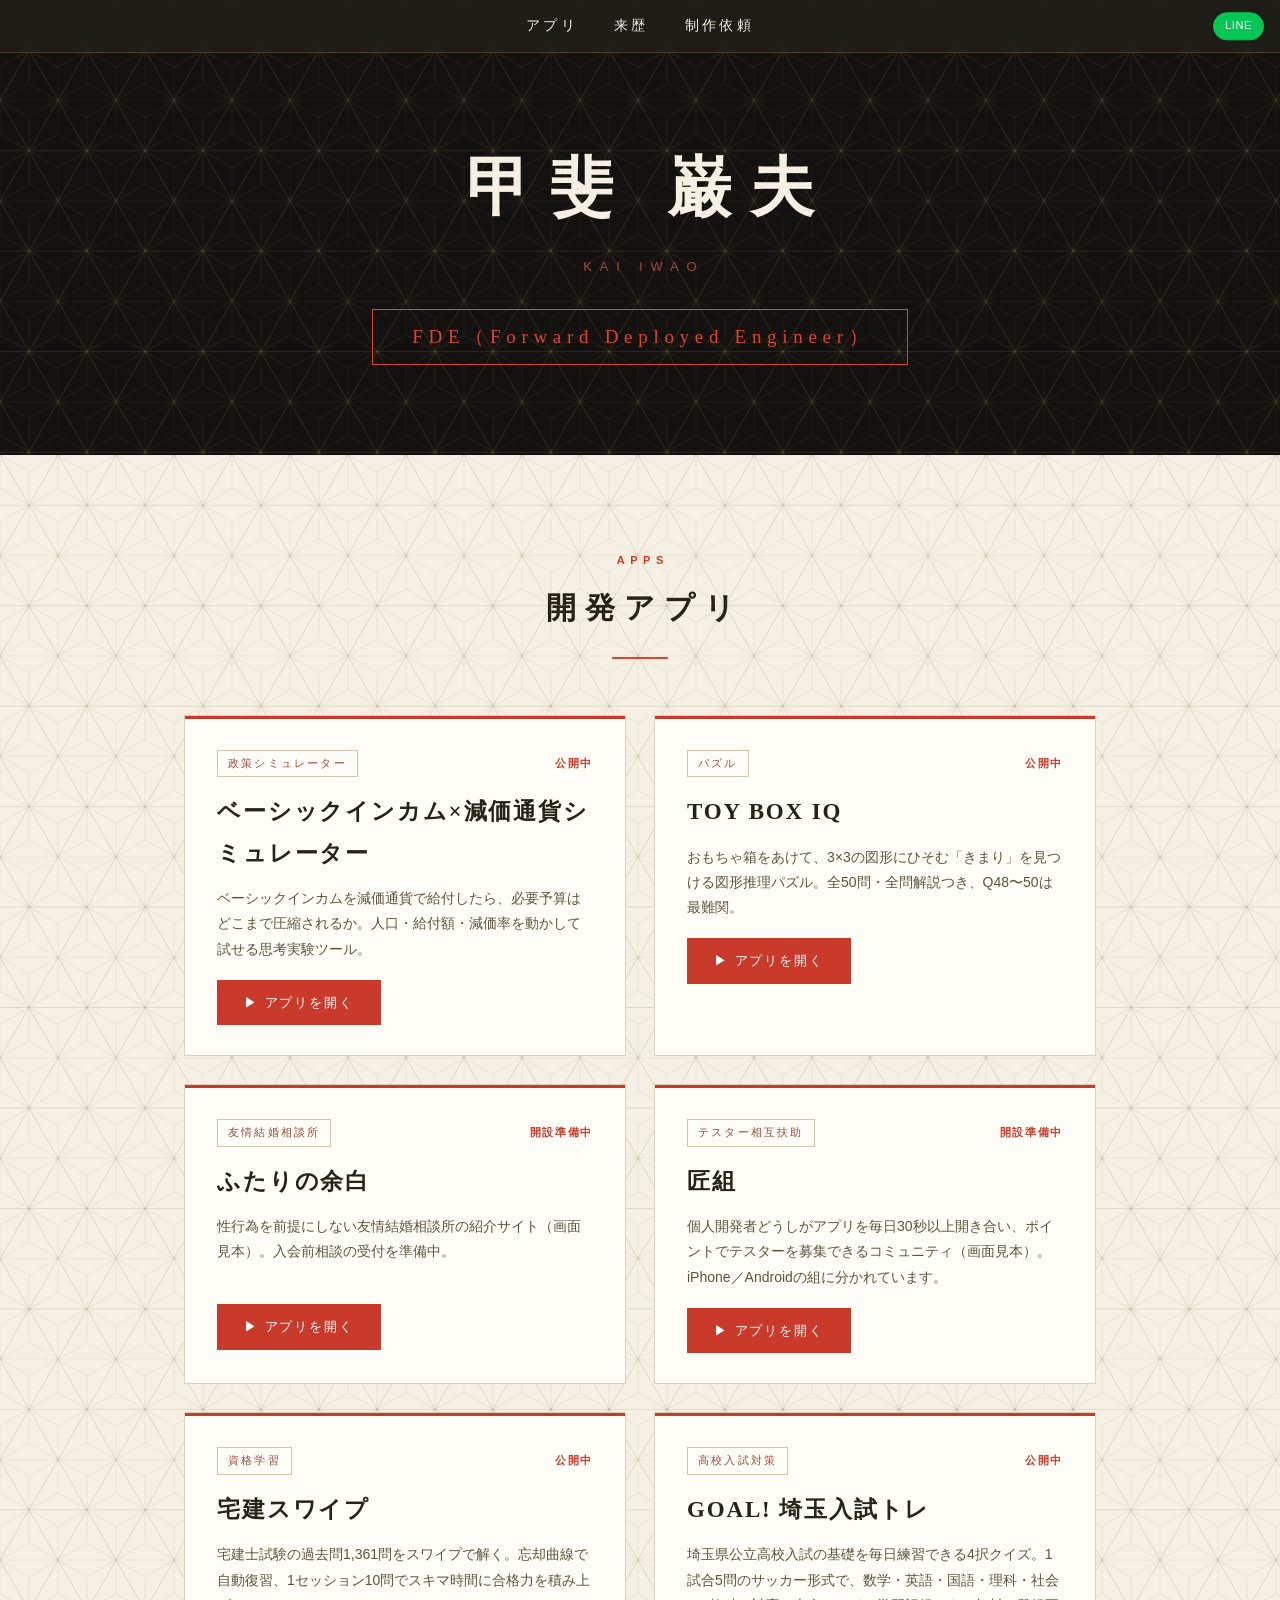
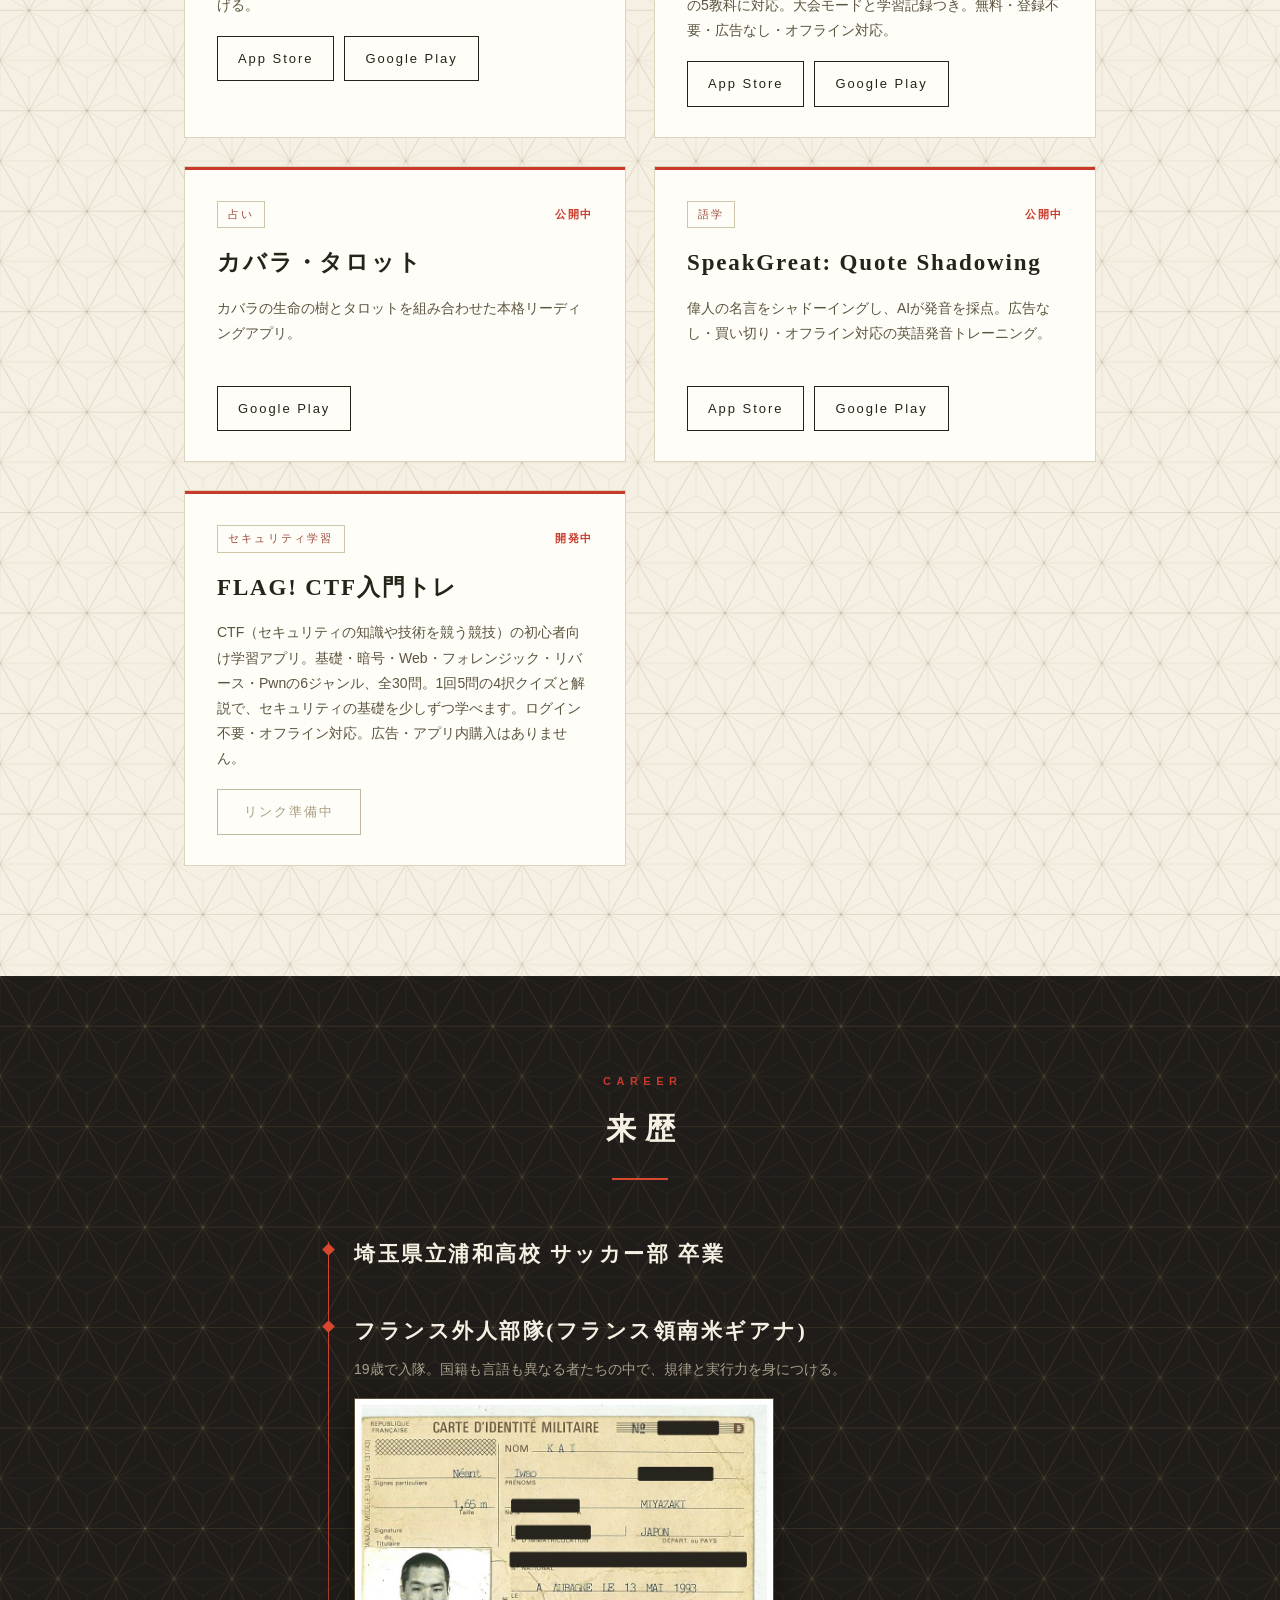
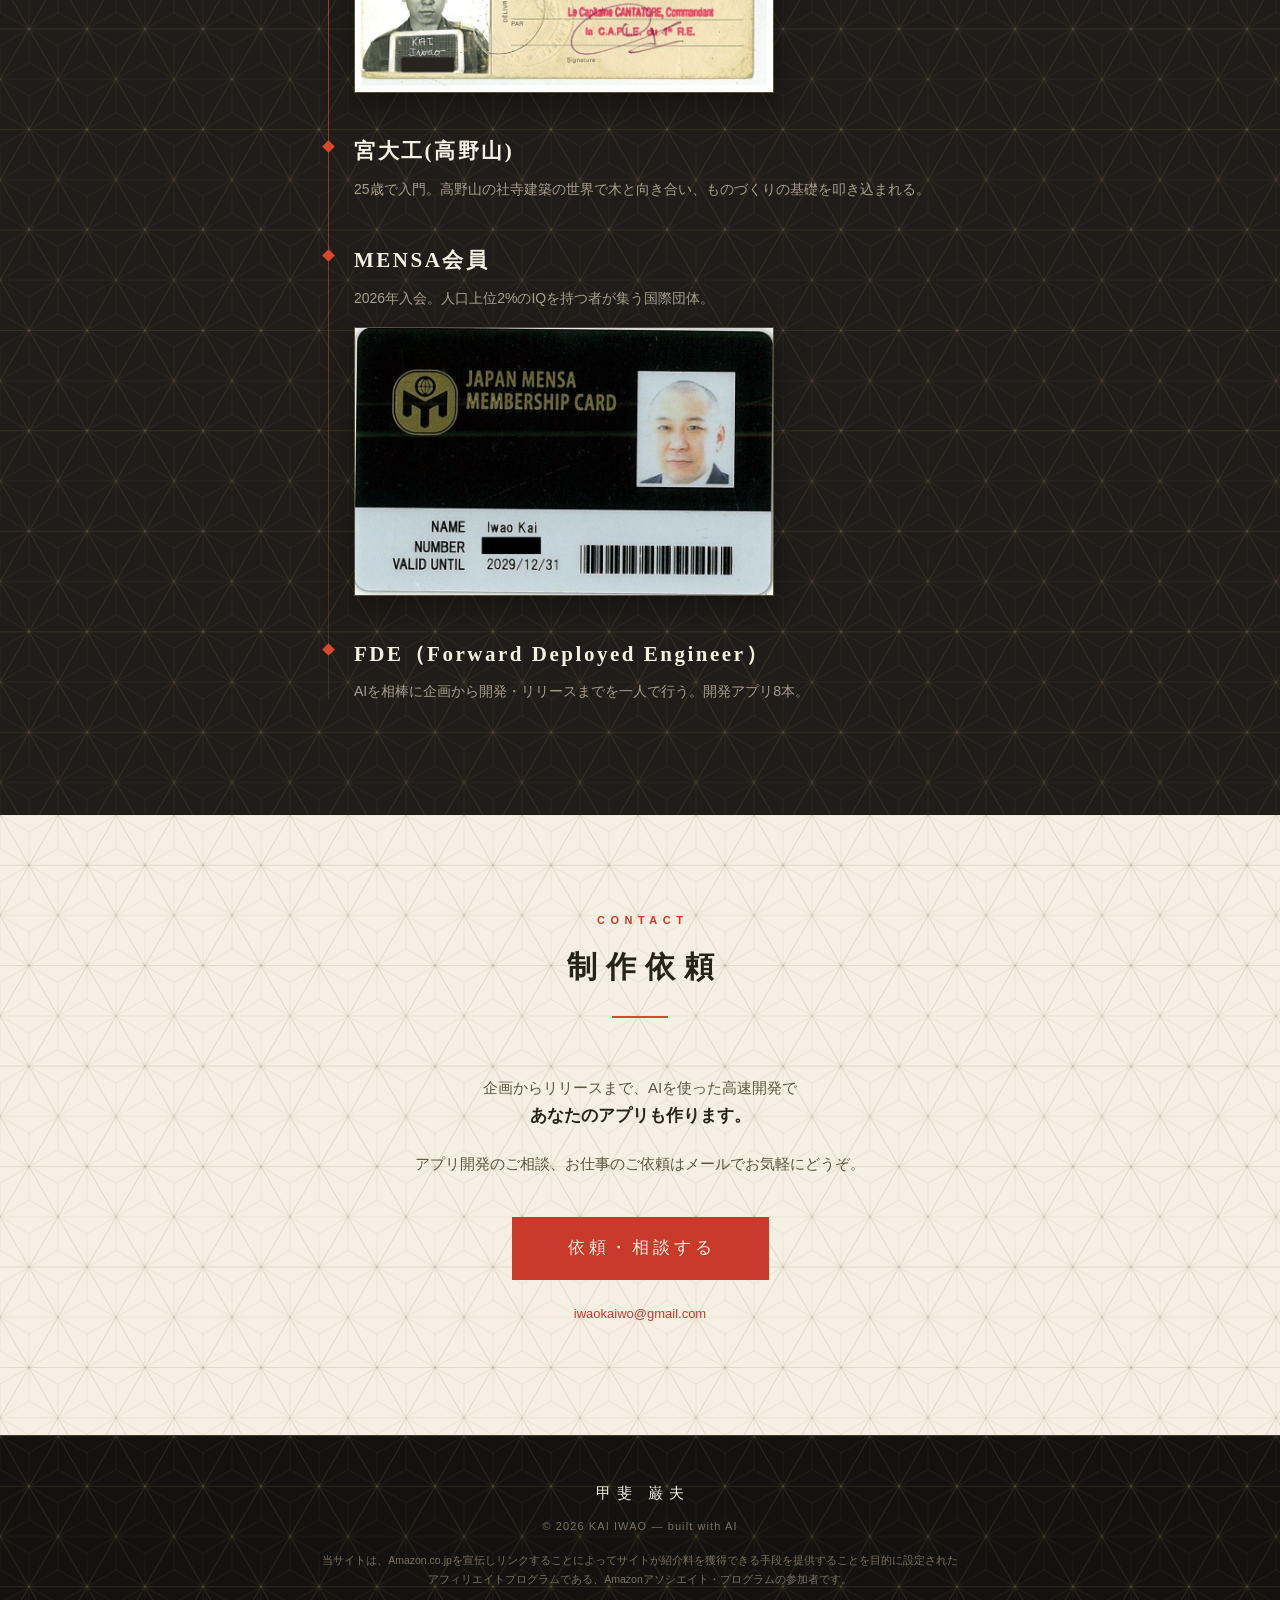
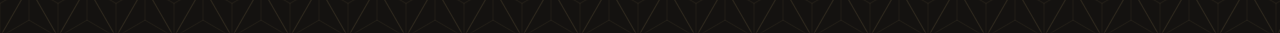
<file: index.html>
<!DOCTYPE html>
<html lang="ja">
<head>
<meta charset="UTF-8">
<meta name="viewport" content="width=device-width, initial-scale=1.0">
<title>甲斐 巌夫 | FDE（Forward Deployed Engineer）</title>
<meta name="description" content="MENSA会員・宮大工(高野山)・フランス外人部隊(フランス領南米ギアナ)。異色の経歴を持つFDE（Forward Deployed Engineer）・甲斐巌夫(イワオ)の開発アプリ一覧。">
<meta property="og:title" content="甲斐 巌夫 | FDE（Forward Deployed Engineer）">
<meta property="og:description" content="MENSA会員・宮大工(高野山)・フランス外人部隊(フランス領南米ギアナ)。AIでアプリを作る。">
<meta property="og:type" content="website">
<meta property="og:url" content="https://iwaokai.github.io/">
<link rel="icon" href="data:image/svg+xml,%3Csvg xmlns='http://www.w3.org/2000/svg' viewBox='0 0 64 64'%3E%3Crect width='64' height='64' rx='10' fill='%23c93a2b'/%3E%3C/svg%3E">

<script>
/* ============================================================
   ここだけ編集すればサイトを更新できます(HTMLの知識は不要)
   ------------------------------------------------------------
   ・アプリを追加する : APPS の配列に { } のかたまりを1つ足す
   ・リンクを貼る     : url に App Store 等のURLを "" の中に入れる
   ・url が空("")のときは自動で「準備中」ボタンになります
   ・status は "公開中" / "審査中" / "開発中" など自由な文字列
   ============================================================ */
const SITE = {
  name:   "甲斐 巌夫",         // 表示名
  romaji: "KAI IWAO",
  title:  "FDE（Forward Deployed Engineer）",
  email:  "iwaokaiwo@gmail.com",
  x_url:  "",                  // X(Twitter)のURL。空なら非表示
};

const APPS = [
  {
    name: "ベーシックインカム×減価通貨シミュレーター",
    tag:  "政策シミュレーター",
    status: "公開中",
    desc: "ベーシックインカムを減価通貨で給付したら、必要予算はどこまで圧縮されるか。人口・給付額・減価率を動かして試せる思考実験ツール。",
    url:  "./bi-simulator.html",
    kind: "webapp",   // "webapp" = このサイト内のアプリ。クリックでそのまま開く(ストアリンクではない)
  },
  {
    name: "TOY BOX IQ",
    tag:  "パズル",
    status: "公開中",
    desc: "おもちゃ箱をあけて、3×3の図形にひそむ「きまり」を見つける図形推理パズル。全50問・全問解説つき、Q48〜50は最難関。",
    url:  "./toybox-iq.html",
    kind: "webapp",
  },
  {
    name: "ふたりの余白",
    tag:  "友情結婚相談所",
    status: "開設準備中",
    desc: "性行為を前提にしない友情結婚相談所の紹介サイト（画面見本）。入会前相談の受付を準備中。",
    url:  "./futari-yohaku/",
    kind: "webapp",
  },
  {
    name: "匠組",
    tag:  "テスター相互扶助",
    status: "開設準備中",
    desc: "個人開発者どうしがアプリを毎日30秒以上開き合い、ポイントでテスターを募集できるコミュニティ（画面見本）。iPhone／Androidの組に分かれています。",
    url:  "./hyakuningumi/",
    kind: "webapp",
  },
  {
    name: "宅建スワイプ",
    tag:  "資格学習",
    status: "公開中",
    desc: "宅建士試験の過去問1,361問をスワイプで解く。忘却曲線で自動復習、1セッション10問でスキマ時間に合格力を積み上げる。",
    url:  "https://apps.apple.com/jp/app/%E5%AE%85%E5%BB%BA%E3%82%B9%E3%83%AF%E3%82%A4%E3%83%97/id6791060848",
    android: "https://play.google.com/store/apps/details?id=com.owa.takken_swipe",
  },
  {
    name: "GOAL! 埼玉入試トレ",
    tag:  "高校入試対策",
    status: "公開中",
    desc: "埼玉県公立高校入試の基礎を毎日練習できる4択クイズ。1試合5問のサッカー形式で、数学・英語・国語・理科・社会の5教科に対応。大会モードと学習記録つき。無料・登録不要・広告なし・オフライン対応。",
    url:  "https://apps.apple.com/us/app/goal-%E5%9F%BC%E7%8E%89%E5%85%A5%E8%A9%A6%E3%83%88%E3%83%AC/id6809903411",
    android: "https://play.google.com/store/apps/details?id=io.github.iwaokai.saitamagoal",
  },
  {
    name: "カバラ・タロット",
    tag:  "占い",
    status: "公開中",
    desc: "カバラの生命の樹とタロットを組み合わせた本格リーディングアプリ。",
    url:  "",
    android: "https://play.google.com/store/apps/details?id=com.iwaokai.kabbalahtarot",
  },
  {
    name: "SpeakGreat: Quote Shadowing",
    tag:  "語学",
    status: "公開中",
    desc: "偉人の名言をシャドーイングし、AIが発音を採点。広告なし・買い切り・オフライン対応の英語発音トレーニング。",
    url:  "https://apps.apple.com/app/speakgreat-quote-shadowing/id6798465012",
    android: "https://play.google.com/store/apps/details?id=com.iwaokai.speakgreat",
  },
  {
    name: "FLAG! CTF入門トレ",
    tag:  "セキュリティ学習",
    status: "開発中",
    desc: "CTF（セキュリティの知識や技術を競う競技）の初心者向け学習アプリ。基礎・暗号・Web・フォレンジック・リバース・Pwnの6ジャンル、全30問。1回5問の4択クイズと解説で、セキュリティの基礎を少しずつ学べます。ログイン不要・オフライン対応。広告・アプリ内購入はありません。",
    url:  "",
  },
];

const CAREER = [
  { t: "埼玉県立浦和高校 サッカー部 卒業", d: "" },
  { t: "フランス外人部隊(フランス領南米ギアナ)", d: "19歳で入隊。国籍も言語も異なる者たちの中で、規律と実行力を身につける。",
    img: "./card-legion.jpg", alt: "フランス軍 身分証明書(Carte d'identité militaire) 1993年 オーバーニュ発行" },
  { t: "宮大工(高野山)",         d: "25歳で入門。高野山の社寺建築の世界で木と向き合い、ものづくりの基礎を叩き込まれる。" },
  { t: "MENSA会員",              d: "2026年入会。人口上位2%のIQを持つ者が集う国際団体。",
    img: "./card-mensa.jpg", alt: "JAPAN MENSA 会員証" },
  { t: "FDE（Forward Deployed Engineer）", d: "AIを相棒に企画から開発・リリースまでを一人で行う。開発アプリ8本。" },
];
</script>

<style>
:root {
  --sumi: #141210;        /* 墨黒 */
  --sumi2: #1f1c19;
  --washi: #f5f0e3;       /* 和紙 */
  --washi2: #ece5d3;
  --gold: #d9472f;        /* 朱（アクセント） */
  --gold-dim: #9c4a3c;
  --shu: #c93a2b;         /* 朱 */
  --ink: #262319;
  --ink-soft: #5c543f;
  --mincho: "Hiragino Mincho ProN", "Yu Mincho", "Noto Serif JP", serif;
  --gothic: "Hiragino Kaku Gothic ProN", "Yu Gothic", "Noto Sans JP", sans-serif;
}
* { margin:0; padding:0; box-sizing:border-box; }
html { scroll-behavior:smooth; }
body { background:var(--sumi); color:var(--washi); font-family:var(--gothic); line-height:1.8; }

/* ---- 麻の葉パターン(SVGを背景として使用) ---- */
.pat { position:absolute; inset:0; width:100%; height:100%; pointer-events:none; }
section, header.hero, footer { position:relative; overflow:hidden; }
.inner { position:relative; max-width:960px; margin:0 auto; padding:0 24px; }

/* ---- ナビ ---- */
nav {
  position:fixed; top:0; left:0; right:0; z-index:50;
  display:flex; justify-content:center; gap:36px;
  padding:14px 16px; background:rgba(33,31,26,.88); backdrop-filter:blur(6px);
  border-bottom:1px solid rgba(201,169,97,.25);
}
nav a { color:var(--washi); text-decoration:none; font-size:13.5px; letter-spacing:.25em; }
nav a:hover { color:var(--gold); }
/* ---- 共有ボタン(右上・LINE) ---- */
.share-mark { position:absolute; right:16px; top:50%; transform:translateY(-50%); display:flex; gap:6px; }
.share-mark a {
  font-size:11px; letter-spacing:.06em; text-decoration:none; color:#fff;
  padding:5px 11px; border-radius:999px; line-height:1.4; background:#06c755; border:1px solid #06c755;
}
.share-mark a:hover { background:#05a846; border-color:#05a846; }
@media (max-width:760px){
  nav { flex-wrap:wrap; gap:14px 22px; padding:12px 16px 10px; }
  nav a { font-size:12px; letter-spacing:.1em; }
  .share-mark { position:static; transform:none; width:100%; justify-content:center; }
}

/* ---- ヒーロー ---- */
.hero { background:var(--sumi); text-align:center; padding:130px 20px 90px; }
.hero h1 {
  font-family:var(--mincho); font-size:clamp(38px, 7vw, 64px); font-weight:600;
  letter-spacing:.3em; text-indent:.3em; color:var(--washi);
}
.hero .romaji { font-size:13px; letter-spacing:.6em; text-indent:.6em; color:var(--gold-dim); margin-top:10px; }
.hero .role {
  display:inline-block; margin-top:30px; padding:10px 34px;
  border:1px solid var(--gold); color:var(--gold);
  font-family:var(--mincho); font-size:19px; letter-spacing:.3em; text-indent:.3em;
}
.hero .facts {
  margin:44px auto 0; max-width:860px;
  display:grid; grid-template-columns:repeat(4, 1fr); gap:0;
}
.hero .fact { padding:6px 18px; border-left:1px solid rgba(201,169,97,.35); }
.hero .fact:first-child { border-left:none; }
.hero .fact .age {
  font-family:var(--mincho); font-size:22px; font-weight:600; color:var(--gold); letter-spacing:.1em;
}
.hero .fact .age::before {
  content:''; display:inline-block; width:7px; height:7px; background:var(--shu);
  transform:rotate(45deg); margin-right:9px; vertical-align:2px;
}
.hero .fact .what { font-size:13px; color:#cfc7b2; margin-top:8px; line-height:1.7; letter-spacing:.04em; }
@media (max-width:760px){
  .hero .facts { grid-template-columns:repeat(2, 1fr); row-gap:26px; }
  .hero .fact:nth-child(3) { border-left:none; }
}

/* ---- 共通見出し ---- */
.sec-head { text-align:center; margin-bottom:56px; }
.sec-head .en { font-size:11px; letter-spacing:.5em; text-indent:.5em; color:var(--shu); font-weight:600; }
.sec-head h2 {
  font-family:var(--mincho); font-size:30px; font-weight:600; letter-spacing:.3em; text-indent:.3em; margin-top:10px;
}
.sec-head .rule { width:56px; height:2px; background:var(--gold); margin:22px auto 0; }

/* ---- アプリ ---- */
#apps { background:var(--washi); color:var(--ink); padding:96px 0 110px; }
#apps .sec-head h2 { color:var(--ink); }
.grid { display:grid; grid-template-columns:repeat(2, 1fr); gap:28px; }
@media (max-width:720px){ .grid { grid-template-columns:1fr; } }
.card {
  background:#fffdf7; border:1px solid #dcd3bc; padding:34px 32px 30px; position:relative;
  transition:transform .25s ease, box-shadow .25s ease;
}
.card::before { content:''; position:absolute; top:0; left:0; right:0; height:3px; background:var(--shu); }
.card:hover { transform:translateY(-4px); box-shadow:0 14px 34px rgba(38,35,25,.14); }
.card .top { display:flex; align-items:center; justify-content:space-between; margin-bottom:14px; }
.card .tag { font-size:11px; letter-spacing:.2em; color:var(--gold-dim); border:1px solid #cfc5a9; padding:3px 10px; }
.card .status { font-size:11px; letter-spacing:.15em; color:var(--shu); font-weight:600; }
.card h3 { font-family:var(--mincho); font-size:23px; font-weight:600; letter-spacing:.08em; margin-bottom:12px; }
.card p { font-size:14px; color:var(--ink-soft); min-height:72px; }
.card .btn {
  display:inline-block; margin-top:18px; padding:10px 26px; font-size:13px; letter-spacing:.15em;
  text-decoration:none; border:1.5px solid var(--ink); color:var(--ink); transition:.2s;
}
.card .btn:hover { background:var(--ink); color:var(--washi); }
.card .btn.disabled { border-color:#c2b89e; color:#a89d80; pointer-events:none; }
.card .stores { display:flex; flex-wrap:wrap; gap:10px; }
.card .stores .btn { padding:10px 20px; }
a.card.card-link { text-decoration:none; color:inherit; display:block; cursor:pointer; }
.card .btn.btn-launch { background:var(--shu); border-color:var(--shu); color:#fff; }
a.card.card-link:hover .btn.btn-launch { background:#8c2f1b; border-color:#8c2f1b; }

/* ---- 来歴 ---- */
#career { background:var(--sumi2); padding:96px 0 110px; }
.timeline { max-width:640px; margin:0 auto; position:relative; padding-left:34px; }
.timeline::before { content:''; position:absolute; left:8px; top:6px; bottom:6px; width:1px; background:linear-gradient(var(--gold), rgba(201,169,97,.15)); }
.tl-item { position:relative; margin-bottom:40px; }
.tl-item:last-child { margin-bottom:0; }
.tl-item::before {
  content:''; position:absolute; left:-30px; top:9px; width:9px; height:9px;
  background:var(--gold); transform:rotate(45deg);
}
.tl-item h3 { font-family:var(--mincho); font-size:21px; font-weight:600; letter-spacing:.12em; color:var(--washi); }
.tl-item p { font-size:14px; color:#a89f8b; margin-top:6px; }
.tl-item .card-img {
  display:block; width:100%; max-width:420px; margin-top:16px;
  border:1px solid rgba(201,169,97,.35); box-shadow:0 10px 28px rgba(0,0,0,.35);
}

/* ---- 依頼 ---- */
#work { background:var(--washi); color:var(--ink); padding:96px 0 110px; text-align:center; }
#work .sec-head h2 { color:var(--ink); }
#work .copy { max-width:600px; margin:0 auto; font-size:15px; color:var(--ink-soft); }
#work .copy + .copy { margin-top:18px; }
#work .copy b { color:var(--ink); font-size:17px; }
.cta {
  display:inline-block; margin-top:40px; padding:16px 52px;
  background:var(--shu); color:var(--washi); text-decoration:none;
  font-family:var(--mincho); font-size:17px; letter-spacing:.25em; text-indent:.25em;
  transition:.2s;
}
.cta:hover { background:#8c2f1b; }
.sub-contact { margin-top:22px; font-size:13px; color:var(--ink-soft); }
.sub-contact a { color:var(--shu); text-decoration:none; }

/* ---- フッター ---- */
footer { background:var(--sumi); text-align:center; padding:44px 20px; border-top:1px solid rgba(201,169,97,.25); }
footer .f-name { font-family:var(--mincho); letter-spacing:.4em; text-indent:.4em; font-size:15px; }
footer .f-copy { font-size:11px; color:#7a725f; margin-top:10px; letter-spacing:.1em; }
footer .f-aff { font-size:10.5px; color:#7a725f; margin:14px auto 0; max-width:640px; line-height:1.8; }
</style>
</head>
<body>

<svg width="0" height="0" style="position:absolute"><defs><pattern id="asaLight" width="58.00" height="100.46" patternUnits="userSpaceOnUse"><g stroke="#8a7a55" stroke-opacity="0.1" stroke-width="1" fill="none"><line x1="0.00" y1="0.00" x2="58.00" y2="0.00"/><line x1="0.00" y1="0.00" x2="29.00" y2="16.74"/><line x1="58.00" y1="0.00" x2="29.00" y2="50.23"/><line x1="58.00" y1="0.00" x2="29.00" y2="16.74"/><line x1="29.00" y1="50.23" x2="0.00" y2="0.00"/><line x1="29.00" y1="50.23" x2="29.00" y2="16.74"/><line x1="-29.00" y1="50.23" x2="29.00" y2="50.23"/><line x1="-29.00" y1="50.23" x2="0.00" y2="33.49"/><line x1="29.00" y1="50.23" x2="0.00" y2="0.00"/><line x1="29.00" y1="50.23" x2="0.00" y2="33.49"/><line x1="0.00" y1="0.00" x2="-29.00" y2="50.23"/><line x1="0.00" y1="0.00" x2="0.00" y2="33.49"/><line x1="29.00" y1="50.23" x2="87.00" y2="50.23"/><line x1="29.00" y1="50.23" x2="58.00" y2="33.49"/><line x1="87.00" y1="50.23" x2="58.00" y2="0.00"/><line x1="87.00" y1="50.23" x2="58.00" y2="33.49"/><line x1="58.00" y1="0.00" x2="29.00" y2="50.23"/><line x1="58.00" y1="0.00" x2="58.00" y2="33.49"/><line x1="-29.00" y1="50.23" x2="29.00" y2="50.23"/><line x1="-29.00" y1="50.23" x2="0.00" y2="66.97"/><line x1="29.00" y1="50.23" x2="0.00" y2="100.46"/><line x1="29.00" y1="50.23" x2="0.00" y2="66.97"/><line x1="0.00" y1="100.46" x2="-29.00" y2="50.23"/><line x1="0.00" y1="100.46" x2="0.00" y2="66.97"/><line x1="29.00" y1="50.23" x2="87.00" y2="50.23"/><line x1="29.00" y1="50.23" x2="58.00" y2="66.97"/><line x1="87.00" y1="50.23" x2="58.00" y2="100.46"/><line x1="87.00" y1="50.23" x2="58.00" y2="66.97"/><line x1="58.00" y1="100.46" x2="29.00" y2="50.23"/><line x1="58.00" y1="100.46" x2="58.00" y2="66.97"/><line x1="0.00" y1="100.46" x2="58.00" y2="100.46"/><line x1="0.00" y1="100.46" x2="29.00" y2="83.72"/><line x1="58.00" y1="100.46" x2="29.00" y2="50.23"/><line x1="58.00" y1="100.46" x2="29.00" y2="83.72"/><line x1="29.00" y1="50.23" x2="0.00" y2="100.46"/><line x1="29.00" y1="50.23" x2="29.00" y2="83.72"/></g></pattern><pattern id="asaDark" width="58.00" height="100.46" patternUnits="userSpaceOnUse"><g stroke="#c9a961" stroke-opacity="0.07" stroke-width="1" fill="none"><line x1="0.00" y1="0.00" x2="58.00" y2="0.00"/><line x1="0.00" y1="0.00" x2="29.00" y2="16.74"/><line x1="58.00" y1="0.00" x2="29.00" y2="50.23"/><line x1="58.00" y1="0.00" x2="29.00" y2="16.74"/><line x1="29.00" y1="50.23" x2="0.00" y2="0.00"/><line x1="29.00" y1="50.23" x2="29.00" y2="16.74"/><line x1="-29.00" y1="50.23" x2="29.00" y2="50.23"/><line x1="-29.00" y1="50.23" x2="0.00" y2="33.49"/><line x1="29.00" y1="50.23" x2="0.00" y2="0.00"/><line x1="29.00" y1="50.23" x2="0.00" y2="33.49"/><line x1="0.00" y1="0.00" x2="-29.00" y2="50.23"/><line x1="0.00" y1="0.00" x2="0.00" y2="33.49"/><line x1="29.00" y1="50.23" x2="87.00" y2="50.23"/><line x1="29.00" y1="50.23" x2="58.00" y2="33.49"/><line x1="87.00" y1="50.23" x2="58.00" y2="0.00"/><line x1="87.00" y1="50.23" x2="58.00" y2="33.49"/><line x1="58.00" y1="0.00" x2="29.00" y2="50.23"/><line x1="58.00" y1="0.00" x2="58.00" y2="33.49"/><line x1="-29.00" y1="50.23" x2="29.00" y2="50.23"/><line x1="-29.00" y1="50.23" x2="0.00" y2="66.97"/><line x1="29.00" y1="50.23" x2="0.00" y2="100.46"/><line x1="29.00" y1="50.23" x2="0.00" y2="66.97"/><line x1="0.00" y1="100.46" x2="-29.00" y2="50.23"/><line x1="0.00" y1="100.46" x2="0.00" y2="66.97"/><line x1="29.00" y1="50.23" x2="87.00" y2="50.23"/><line x1="29.00" y1="50.23" x2="58.00" y2="66.97"/><line x1="87.00" y1="50.23" x2="58.00" y2="100.46"/><line x1="87.00" y1="50.23" x2="58.00" y2="66.97"/><line x1="58.00" y1="100.46" x2="29.00" y2="50.23"/><line x1="58.00" y1="100.46" x2="58.00" y2="66.97"/><line x1="0.00" y1="100.46" x2="58.00" y2="100.46"/><line x1="0.00" y1="100.46" x2="29.00" y2="83.72"/><line x1="58.00" y1="100.46" x2="29.00" y2="50.23"/><line x1="58.00" y1="100.46" x2="29.00" y2="83.72"/><line x1="29.00" y1="50.23" x2="0.00" y2="100.46"/><line x1="29.00" y1="50.23" x2="29.00" y2="83.72"/></g></pattern></defs></svg>

<nav>
  <a href="#apps">アプリ</a>
  <a href="#career">来歴</a>
  <a href="#work">制作依頼</a>
  <div class="share-mark" aria-label="このサイトを共有">
    <a class="line" id="shareLine" href="#" target="_blank" rel="noopener">LINE</a>
  </div>
</nav>

<header class="hero">
  <svg class="pat"><rect width="100%" height="100%" fill="url(#asaDark)"/></svg>
  <div class="inner">
    <h1 id="site-name"></h1>
    <div class="romaji" id="site-romaji"></div>
    <div class="role" id="site-title"></div>
  </div>
</header>

<section id="apps">
  <svg class="pat"><rect width="100%" height="100%" fill="url(#asaLight)"/></svg>
  <div class="inner">
    <div class="sec-head">
      <div class="en">APPS</div>
      <h2>開発アプリ</h2>
      <div class="rule"></div>
    </div>
    <div class="grid" id="app-grid"></div>
  </div>
</section>

<section id="career">
  <svg class="pat"><rect width="100%" height="100%" fill="url(#asaDark)"/></svg>
  <div class="inner">
    <div class="sec-head">
      <div class="en">CAREER</div>
      <h2>来歴</h2>
      <div class="rule"></div>
    </div>
    <div class="timeline" id="timeline"></div>
  </div>
</section>

<section id="work">
  <svg class="pat"><rect width="100%" height="100%" fill="url(#asaLight)"/></svg>
  <div class="inner">
    <div class="sec-head">
      <div class="en">CONTACT</div>
      <h2>制作依頼</h2>
      <div class="rule"></div>
    </div>
    <p class="copy">企画からリリースまで、AIを使った高速開発で<br>
    <b>あなたのアプリも作ります。</b></p>
    <p class="copy">アプリ開発のご相談、お仕事のご依頼はメールでお気軽にどうぞ。</p>
    <a class="cta" id="mail-cta" href="#">依頼・相談する</a>
    <div class="sub-contact" id="sub-contact"></div>
  </div>
</section>

<footer>
  <svg class="pat"><rect width="100%" height="100%" fill="url(#asaDark)"/></svg>
  <div style="position:relative">
    <div class="f-name" id="f-name"></div>
    <div class="f-copy" id="f-copy"></div>
    <div class="f-aff">当サイトは、Amazon.co.jpを宣伝しリンクすることによってサイトが紹介料を獲得できる手段を提供することを目的に設定されたアフィリエイトプログラムである、Amazonアソシエイト・プログラムの参加者です。</div>
  </div>
</footer>

<script>
/* ---- 描画(ここから下は触らなくてOK) ---- */
document.getElementById("site-name").textContent = SITE.name;
document.getElementById("site-romaji").textContent = SITE.romaji;
document.getElementById("site-title").textContent = SITE.title;
document.getElementById("f-name").textContent = SITE.name;
document.getElementById("f-copy").textContent = "© " + new Date().getFullYear() + " " + SITE.romaji + " — built with AI";
document.getElementById("mail-cta").href = "mailto:" + SITE.email;
document.title = SITE.name + " | " + SITE.title;

/* ---- LINE共有ボタン: 共有するURLは SHARE_URL ---- */
(function(){
  const SHARE_URL = "https://iwaokai.github.io/";
  document.getElementById("shareLine").href = "https://social-plugins.line.me/lineit/share?url=" + encodeURIComponent(SHARE_URL);
})();
const sub = document.getElementById("sub-contact");
sub.innerHTML = '<a href="mailto:' + SITE.email + '">' + SITE.email + "</a>" +
  (SITE.x_url ? ' &nbsp;/&nbsp; <a href="' + SITE.x_url + '" target="_blank" rel="noopener">X (Twitter)</a>' : "");

document.getElementById("app-grid").innerHTML = APPS.map(a => {
  var isWebapp = a.kind === "webapp";
  var Tag = (a.url && isWebapp) ? "a" : "div";
  var openAttrs = (a.url && isWebapp) ? ` href="${a.url}"` : "";
  var btn;
  if (isWebapp) {
    btn = a.url ? `<span class="btn btn-launch">▶ アプリを開く</span>` : `<span class="btn disabled">リンク準備中</span>`;
  } else {
    var stores = [];
    if (a.url)     stores.push(`<a class="btn" href="${a.url}" target="_blank" rel="noopener">App Store</a>`);
    if (a.android) stores.push(`<a class="btn" href="${a.android}" target="_blank" rel="noopener">Google Play</a>`);
    btn = stores.length ? `<div class="stores">${stores.join("")}</div>` : `<span class="btn disabled">リンク準備中</span>`;
  }
  return `
  <${Tag} class="card${isWebapp && a.url ? ' card-link' : ''}"${openAttrs}>
    <div class="top"><span class="tag">${a.tag}</span><span class="status">${a.status}</span></div>
    <h3>${a.name}</h3>
    <p>${a.desc}</p>
    ${btn}
  </${Tag}>`;
}).join("");

document.getElementById("timeline").innerHTML = CAREER.map(c => `
  <div class="tl-item"><h3>${c.t}</h3>${c.d ? `<p>${c.d}</p>` : ""}${c.img ? `<img class="card-img" src="${c.img}" alt="${c.alt || ""}" loading="lazy">` : ""}</div>`).join("");
</script>
</body>
</html>
</file>
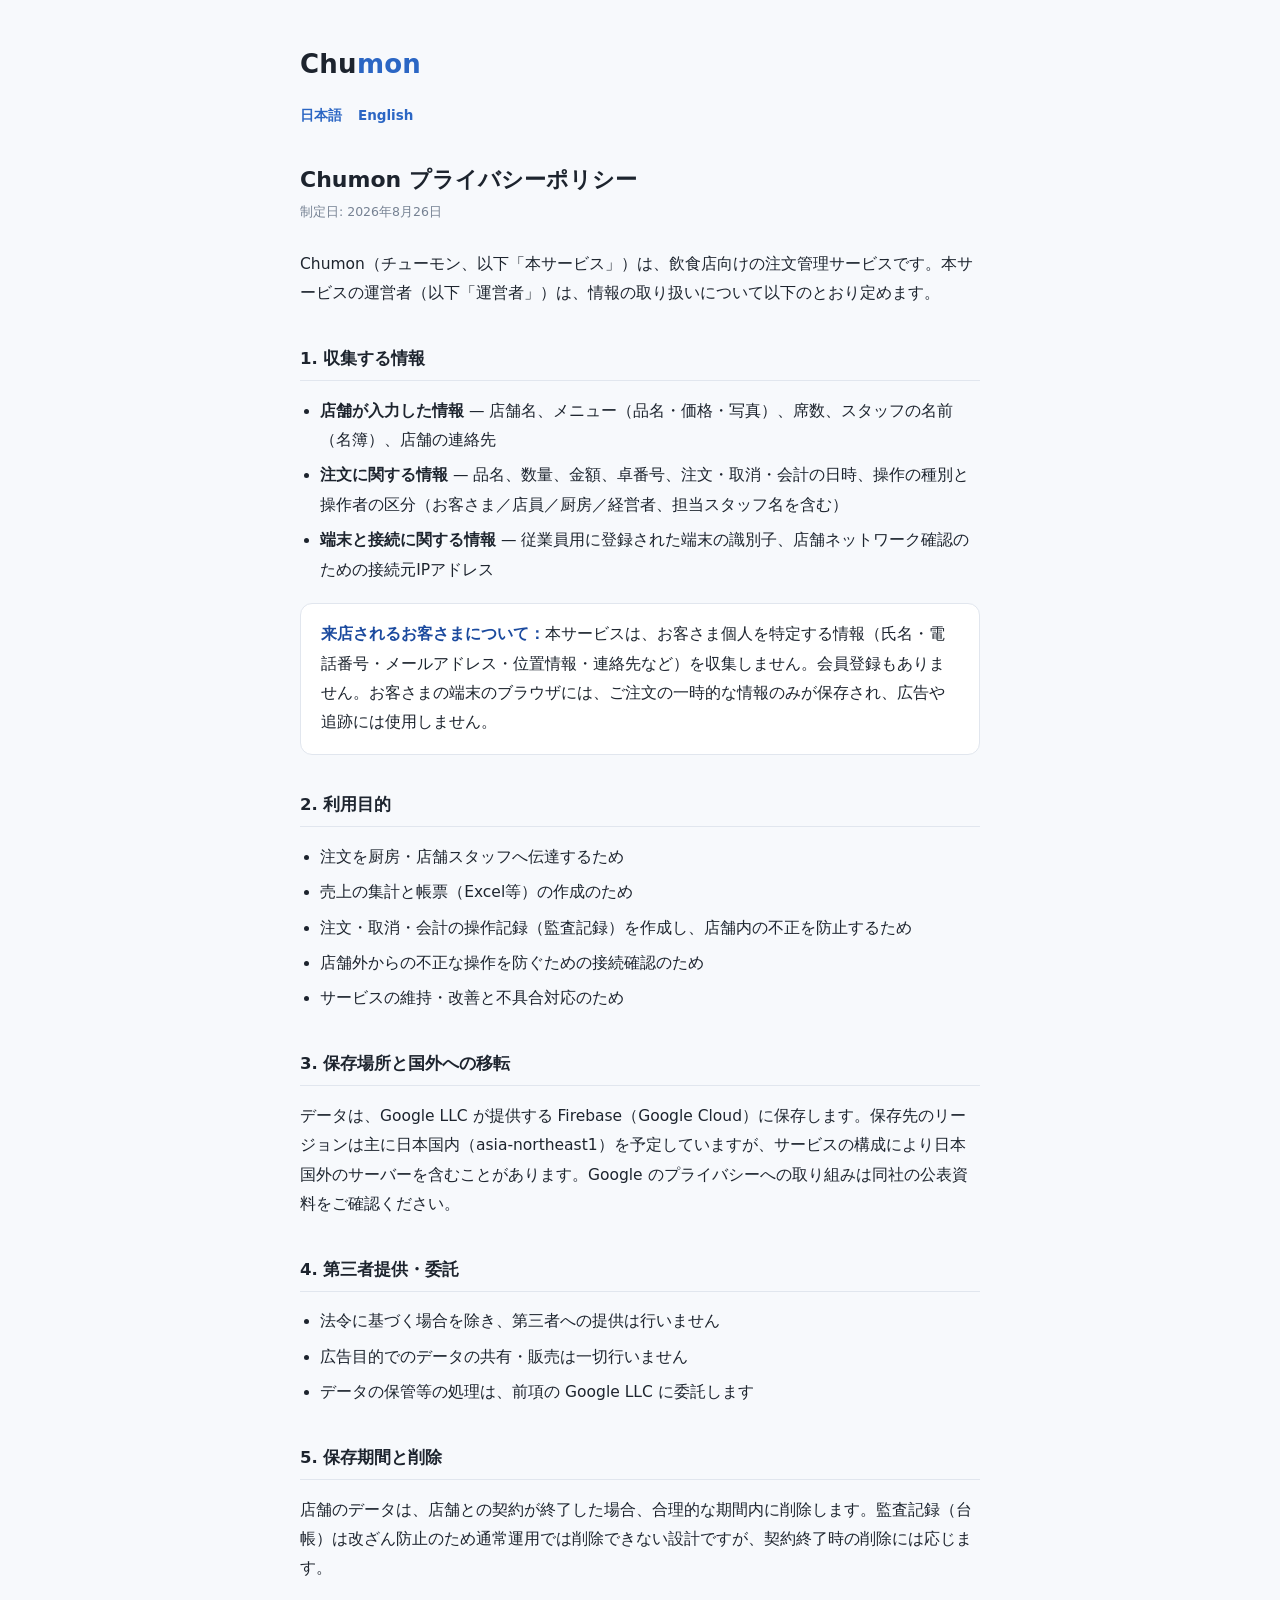
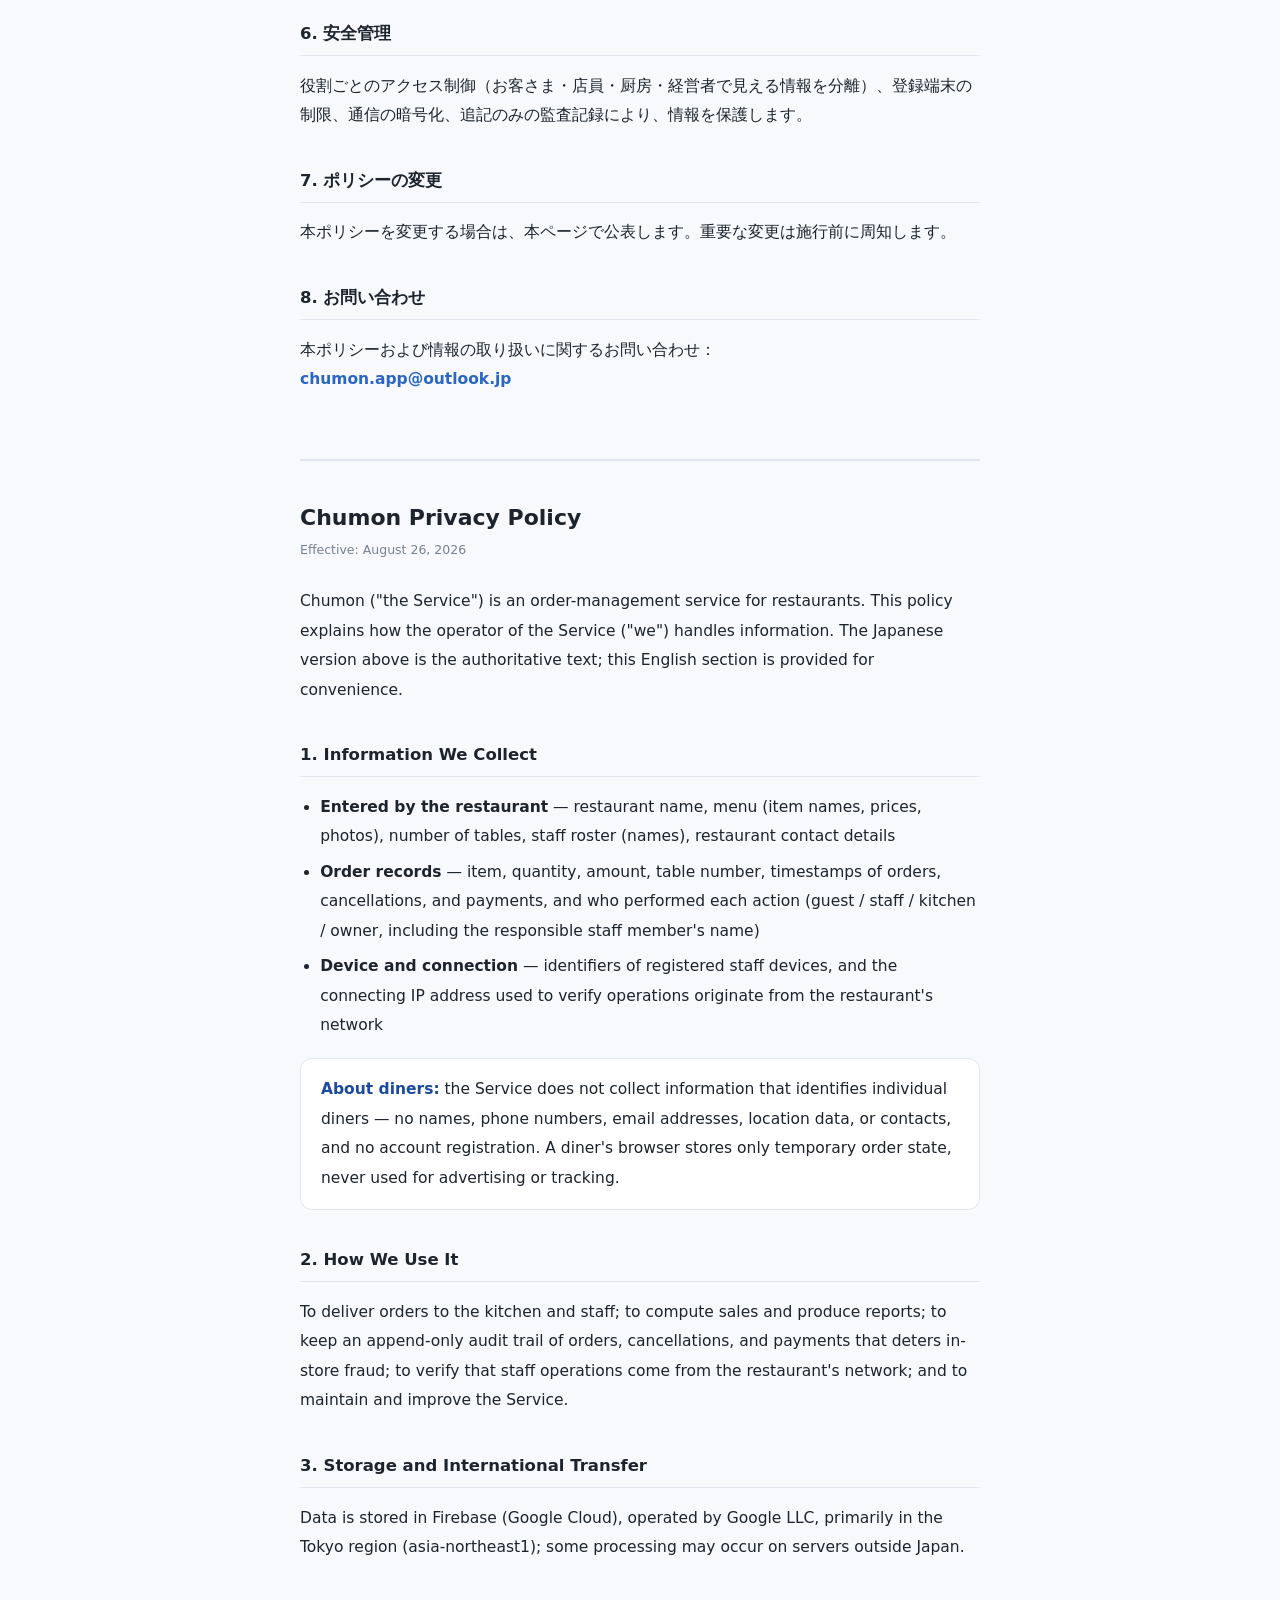
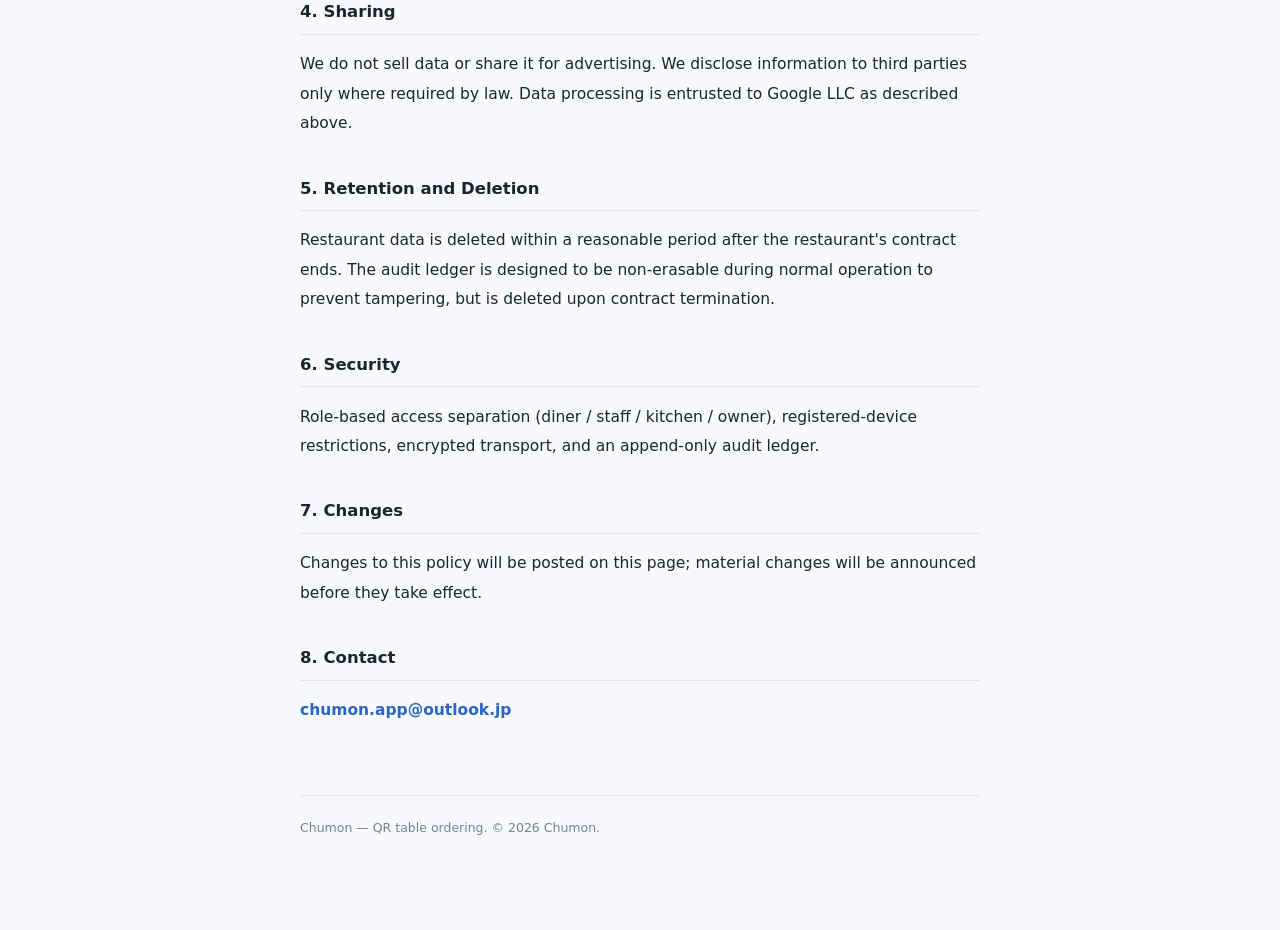
<file: chumon/index.html>
<!doctype html>
<html lang="ja">
<head>
<meta charset="utf-8">
<meta name="viewport" content="width=device-width, initial-scale=1">
<title>Chumon Privacy Policy</title>
<meta name="description" content="Chumon（チューモン）のプライバシーポリシー / Privacy Policy">
<style>
:root{
  --paper:#F7F9FC; --card:#FFFFFF; --ink:#1D242E; --muted:#5D6878; --dim:#768293;
  --line:#E1E6EE; --accent:#2B66C4; --accent-deep:#1B4A9E;
}
@media (prefers-color-scheme:dark){
  :root{
    --paper:#12161C; --card:#1A2028; --ink:#E8EDF4; --muted:#A6B1C0; --dim:#7C8898;
    --line:#2A323D; --accent:#6FA1E8; --accent-deep:#9FC0F0;
  }
}
*{box-sizing:border-box}
html{-webkit-text-size-adjust:100%}
body{
  margin:0; background:var(--paper); color:var(--ink);
  font-family:"Hiragino Kaku Gothic ProN","Hiragino Sans","Yu Gothic UI","Meiryo",system-ui,sans-serif;
  font-size:15.5px; line-height:1.9;
}
.wrap{max-width:720px; margin:0 auto; padding:40px 20px 90px}
.brand{font-weight:800; font-size:26px; letter-spacing:.01em}
.brand span{color:var(--accent)}
.langsw{margin:14px 0 34px; font-size:13.5px}
.langsw a{color:var(--accent); text-decoration:none; margin-right:16px; font-weight:600}
.langsw a:hover{text-decoration:underline}
h1{font-size:22px; font-weight:800; margin:0 0 4px; line-height:1.5}
.date{color:var(--dim); font-size:12.5px; margin:0 0 26px}
h2{font-size:16.5px; font-weight:700; margin:34px 0 8px; padding-bottom:6px; border-bottom:1px solid var(--line)}
p,li{max-width:44em; color:var(--ink)}
ul{padding-left:1.3em}
li{margin:6px 0}
.note{color:var(--muted); font-size:13.5px}
.card{
  background:var(--card); border:1px solid var(--line); border-radius:12px;
  padding:16px 20px; margin:18px 0;
}
.card b{color:var(--accent-deep)}
a.mail{color:var(--accent); font-weight:600; text-decoration:none}
a.mail:hover{text-decoration:underline}
hr.sep{border:none; border-top:2px solid var(--line); margin:64px 0 40px}
.en{font-family:system-ui,-apple-system,"Segoe UI",Roboto,sans-serif}
footer{margin-top:70px; padding-top:20px; border-top:1px solid var(--line); font-size:12.5px; color:var(--dim)}
</style>
</head>
<body>
<div class="wrap">

<div class="brand">Chu<span>mon</span></div>
<nav class="langsw"><a href="#ja">日本語</a><a href="#en">English</a></nav>

<section id="ja">
<h1>Chumon プライバシーポリシー</h1>
<p class="date">制定日: 2026年8月26日</p>

<p>Chumon（チューモン、以下「本サービス」）は、飲食店向けの注文管理サービスです。本サービスの運営者（以下「運営者」）は、情報の取り扱いについて以下のとおり定めます。</p>

<h2>1. 収集する情報</h2>
<ul>
<li><b>店舗が入力した情報</b> — 店舗名、メニュー（品名・価格・写真）、席数、スタッフの名前（名簿）、店舗の連絡先</li>
<li><b>注文に関する情報</b> — 品名、数量、金額、卓番号、注文・取消・会計の日時、操作の種別と操作者の区分（お客さま／店員／厨房／経営者、担当スタッフ名を含む）</li>
<li><b>端末と接続に関する情報</b> — 従業員用に登録された端末の識別子、店舗ネットワーク確認のための接続元IPアドレス</li>
</ul>
<div class="card">
<b>来店されるお客さまについて：</b>本サービスは、お客さま個人を特定する情報（氏名・電話番号・メールアドレス・位置情報・連絡先など）を収集しません。会員登録もありません。お客さまの端末のブラウザには、ご注文の一時的な情報のみが保存され、広告や追跡には使用しません。
</div>

<h2>2. 利用目的</h2>
<ul>
<li>注文を厨房・店舗スタッフへ伝達するため</li>
<li>売上の集計と帳票（Excel等）の作成のため</li>
<li>注文・取消・会計の操作記録（監査記録）を作成し、店舗内の不正を防止するため</li>
<li>店舗外からの不正な操作を防ぐための接続確認のため</li>
<li>サービスの維持・改善と不具合対応のため</li>
</ul>

<h2>3. 保存場所と国外への移転</h2>
<p>データは、Google LLC が提供する Firebase（Google Cloud）に保存します。保存先のリージョンは主に日本国内（asia-northeast1）を予定していますが、サービスの構成により日本国外のサーバーを含むことがあります。Google のプライバシーへの取り組みは同社の公表資料をご確認ください。</p>

<h2>4. 第三者提供・委託</h2>
<ul>
<li>法令に基づく場合を除き、第三者への提供は行いません</li>
<li>広告目的でのデータの共有・販売は一切行いません</li>
<li>データの保管等の処理は、前項の Google LLC に委託します</li>
</ul>

<h2>5. 保存期間と削除</h2>
<p>店舗のデータは、店舗との契約が終了した場合、合理的な期間内に削除します。監査記録（台帳）は改ざん防止のため通常運用では削除できない設計ですが、契約終了時の削除には応じます。</p>

<h2>6. 安全管理</h2>
<p>役割ごとのアクセス制御（お客さま・店員・厨房・経営者で見える情報を分離）、登録端末の制限、通信の暗号化、追記のみの監査記録により、情報を保護します。</p>

<h2>7. ポリシーの変更</h2>
<p>本ポリシーを変更する場合は、本ページで公表します。重要な変更は施行前に周知します。</p>

<h2>8. お問い合わせ</h2>
<p>本ポリシーおよび情報の取り扱いに関するお問い合わせ：<br>
<a class="mail" href="mailto:chumon.app@outlook.jp">chumon.app@outlook.jp</a></p>
</section>

<hr class="sep">

<section id="en" class="en">
<h1>Chumon Privacy Policy</h1>
<p class="date">Effective: August 26, 2026</p>

<p>Chumon ("the Service") is an order-management service for restaurants. This policy explains how the operator of the Service ("we") handles information. The Japanese version above is the authoritative text; this English section is provided for convenience.</p>

<h2>1. Information We Collect</h2>
<ul>
<li><b>Entered by the restaurant</b> — restaurant name, menu (item names, prices, photos), number of tables, staff roster (names), restaurant contact details</li>
<li><b>Order records</b> — item, quantity, amount, table number, timestamps of orders, cancellations, and payments, and who performed each action (guest / staff / kitchen / owner, including the responsible staff member's name)</li>
<li><b>Device and connection</b> — identifiers of registered staff devices, and the connecting IP address used to verify operations originate from the restaurant's network</li>
</ul>
<div class="card">
<b>About diners:</b> the Service does not collect information that identifies individual diners — no names, phone numbers, email addresses, location data, or contacts, and no account registration. A diner's browser stores only temporary order state, never used for advertising or tracking.
</div>

<h2>2. How We Use It</h2>
<p>To deliver orders to the kitchen and staff; to compute sales and produce reports; to keep an append-only audit trail of orders, cancellations, and payments that deters in-store fraud; to verify that staff operations come from the restaurant's network; and to maintain and improve the Service.</p>

<h2>3. Storage and International Transfer</h2>
<p>Data is stored in Firebase (Google Cloud), operated by Google LLC, primarily in the Tokyo region (asia-northeast1); some processing may occur on servers outside Japan.</p>

<h2>4. Sharing</h2>
<p>We do not sell data or share it for advertising. We disclose information to third parties only where required by law. Data processing is entrusted to Google LLC as described above.</p>

<h2>5. Retention and Deletion</h2>
<p>Restaurant data is deleted within a reasonable period after the restaurant's contract ends. The audit ledger is designed to be non-erasable during normal operation to prevent tampering, but is deleted upon contract termination.</p>

<h2>6. Security</h2>
<p>Role-based access separation (diner / staff / kitchen / owner), registered-device restrictions, encrypted transport, and an append-only audit ledger.</p>

<h2>7. Changes</h2>
<p>Changes to this policy will be posted on this page; material changes will be announced before they take effect.</p>

<h2>8. Contact</h2>
<p><a class="mail" href="mailto:chumon.app@outlook.jp">chumon.app@outlook.jp</a></p>
</section>

<footer>Chumon — QR table ordering. © 2026 Chumon.</footer>
</div>
</body>
</html>
</file>
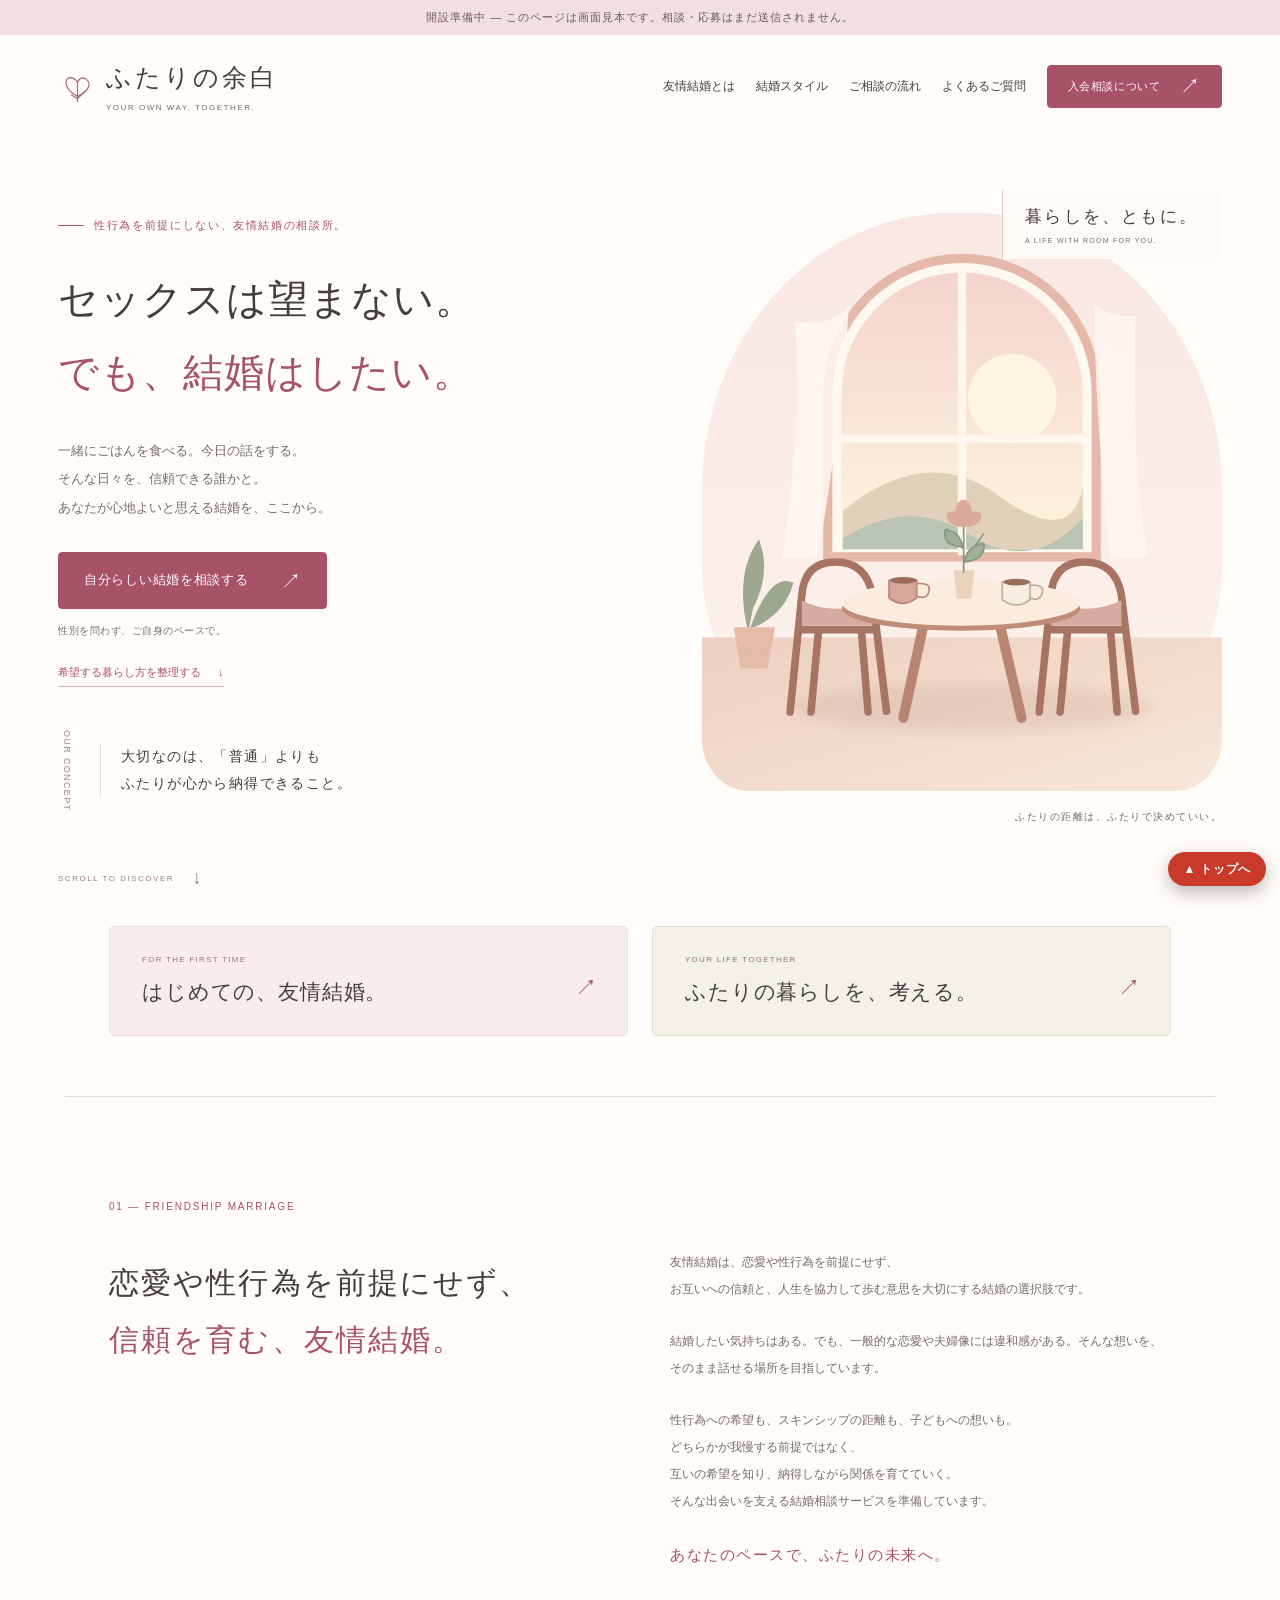
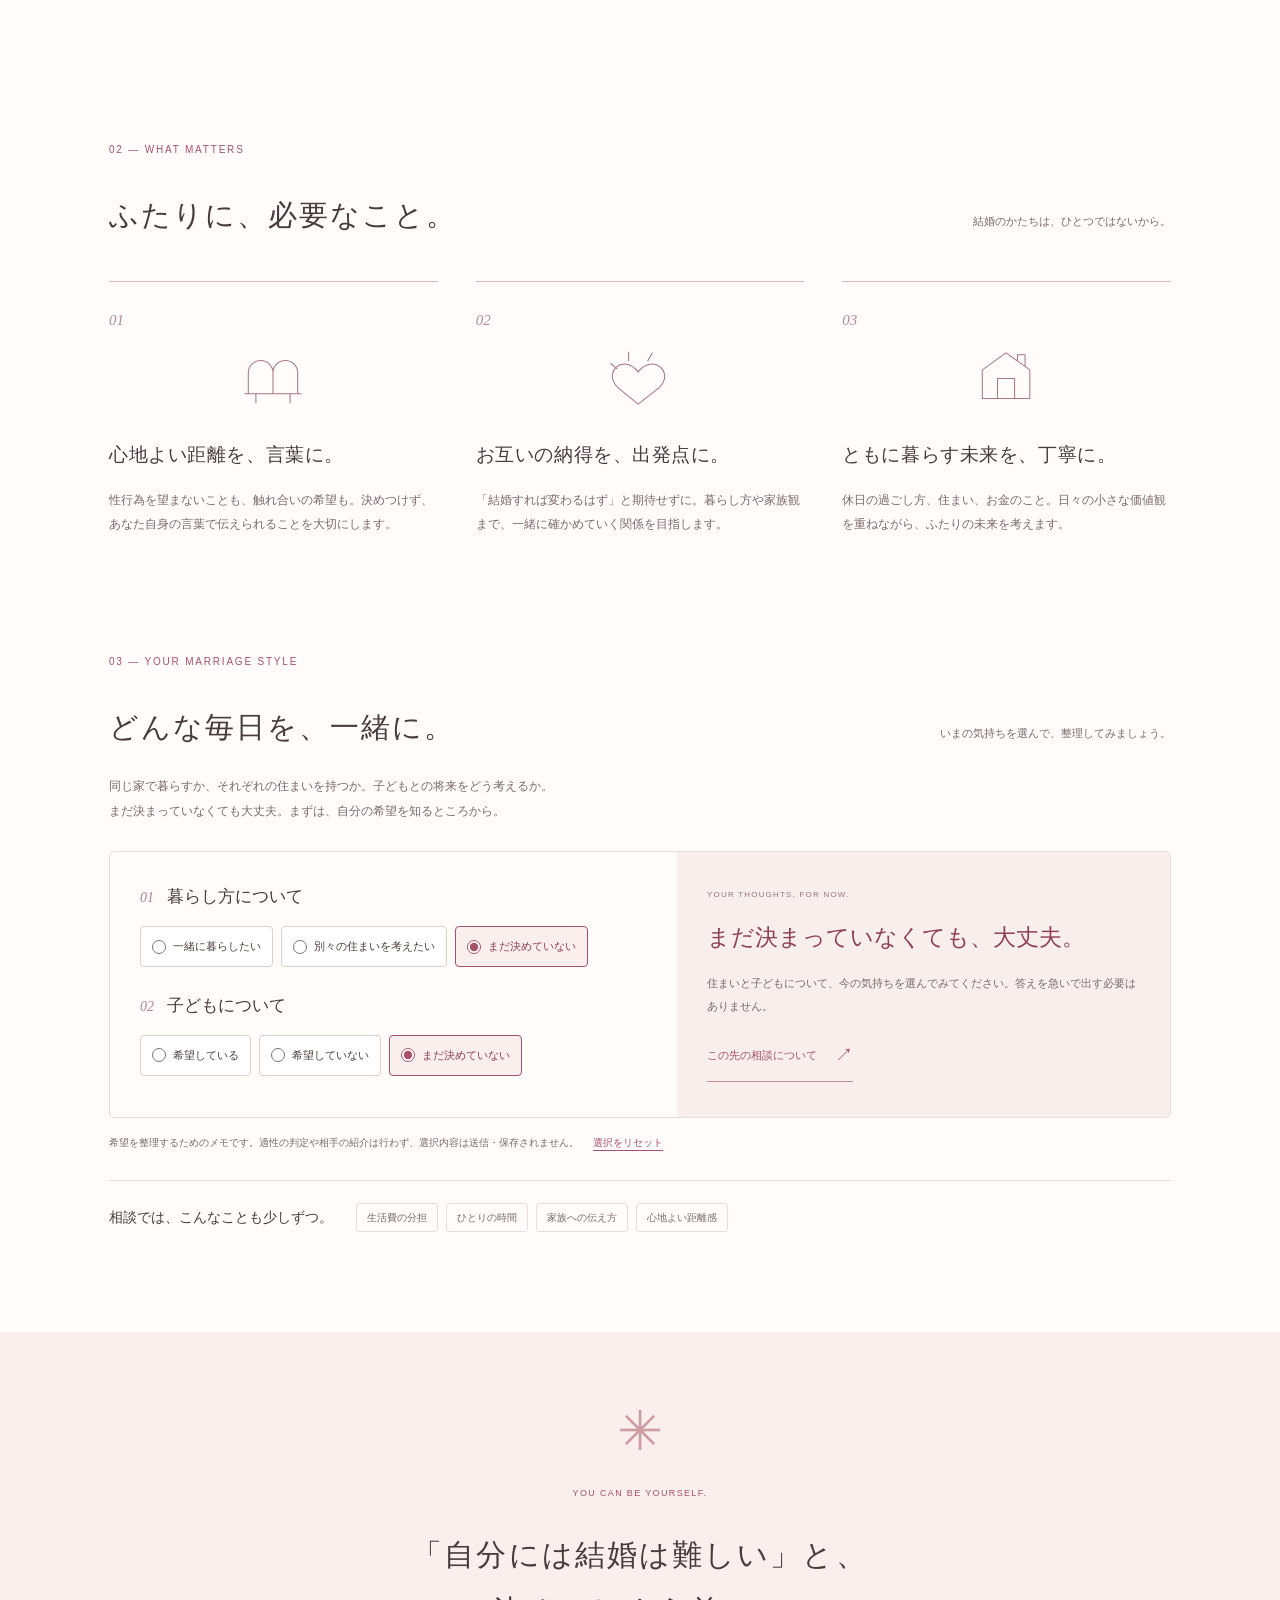
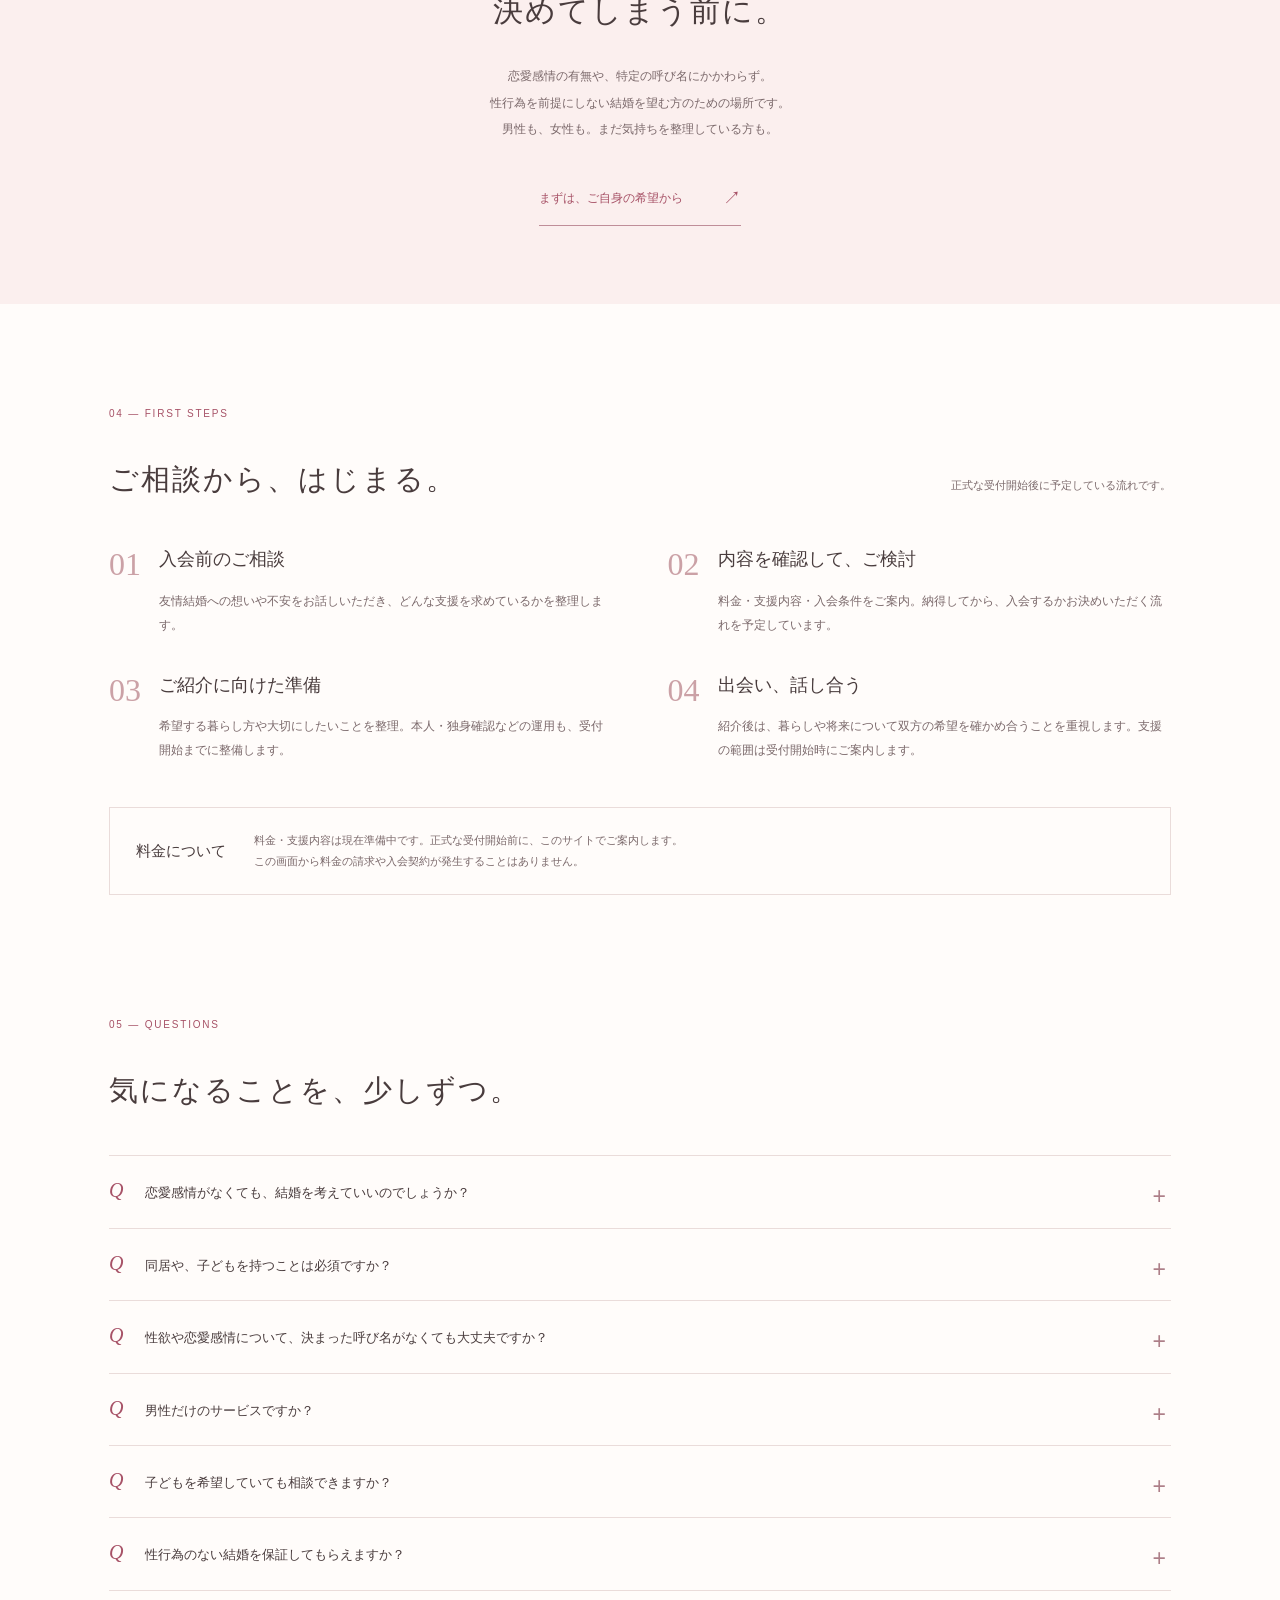
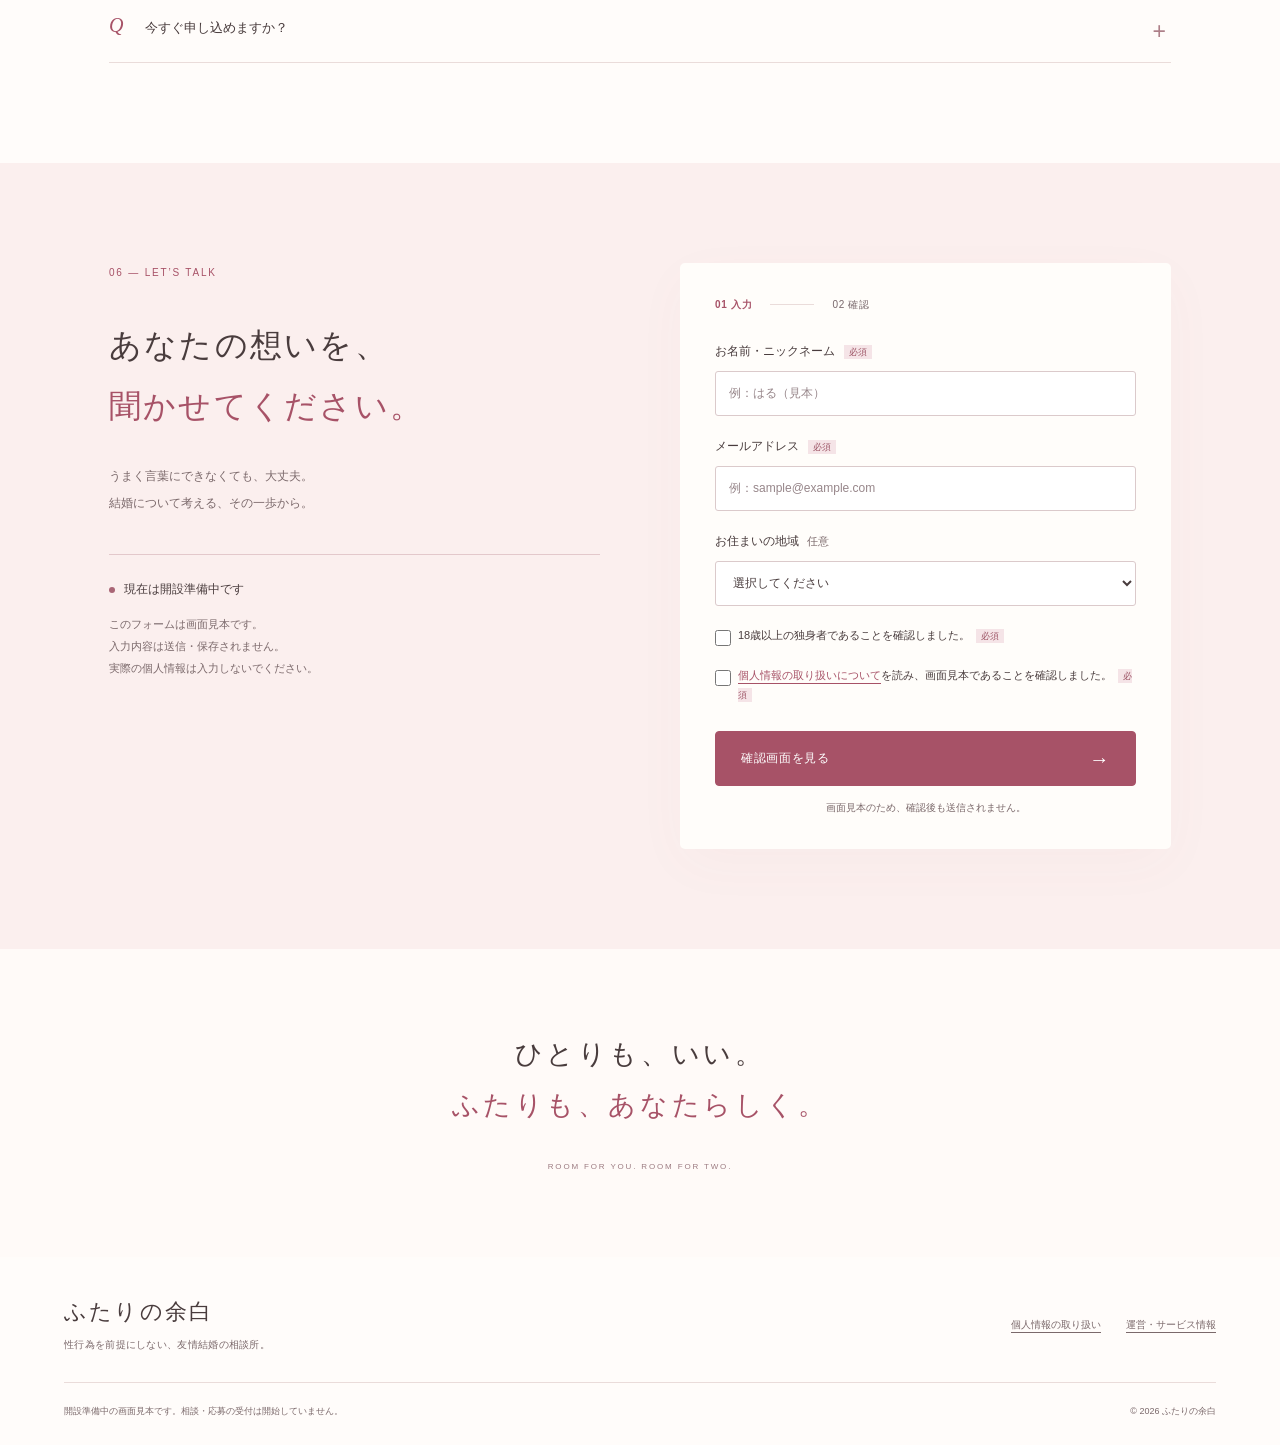
<file: futari-yohaku/index.html>
<!doctype html>
<html lang="ja">
<head>
<meta charset="utf-8"><meta name="viewport" content="width=device-width,initial-scale=1">
<meta name="theme-color" content="#fffaf9">
<meta name="description" content="セックスは望まない。でも、結婚はしたい。ふたりの余白は、性行為や恋愛を前提にせず、信頼を育む友情結婚の相談サービス。現在は開設準備中です。">
<title>ふたりの余白｜性行為を前提にしない友情結婚相談所</title>
<link rel="icon" href="icon.svg" type="image/svg+xml"><link rel="stylesheet" href="style.css">
</head>
<body>
<div class="preview-banner">開設準備中 <span>— このページは画面見本です。相談・応募はまだ送信されません。</span></div>
<header class="header"><a class="logo" href="#" aria-label="ふたりの余白 トップ"><svg viewBox="0 0 48 48" aria-hidden="true"><path d="M24 36C4 26 8 9 19 14c3 1 5 5 5 5s3-8 9-5c11 6 3 17-9 22Z"/><path d="M24 20v23M16 34l8 5 9-9"/></svg><span>ふたりの余白<small>YOUR OWN WAY, TOGETHER.</small></span></a><button class="menu-toggle" aria-expanded="false" aria-controls="navigation" aria-label="メニューを開く"><span></span><span></span></button><nav id="navigation" aria-label="メインナビゲーション"><a href="#about">友情結婚とは</a><a href="#styles">結婚スタイル</a><a href="#flow">ご相談の流れ</a><a href="#faq">よくあるご質問</a><a href="#consultation" class="button small">入会相談について <span>↗</span></a></nav></header>
<main>
<section class="hero" aria-labelledby="hero-heading"><div class="hero-copy"><p class="eyebrow"><span></span> 性行為を前提にしない、友情結婚の相談所。</p><h1 id="hero-heading">セックスは望まない。<br><em>でも、結婚はしたい。</em></h1><p class="hero-intro">一緒にごはんを食べる。今日の話をする。<br>そんな日々を、信頼できる誰かと。<br>あなたが心地よいと思える結婚を、ここから。</p><a class="button" href="#consultation">自分らしい結婚を相談する <span>↗</span></a><p class="micro">性別を問わず、ご自身のペースで。</p><a class="hero-secondary" href="#styles">希望する暮らし方を整理する <span>↓</span></a><div class="hero-note"><span>OUR CONCEPT</span><p>大切なのは、「普通」よりも<br>ふたりが心から納得できること。</p></div></div>
<div class="hero-visual"><div class="visual-tag">暮らしを、ともに。<span>A LIFE WITH ROOM FOR YOU.</span></div>
<svg class="home-art" viewBox="0 0 620 690" role="img" aria-label="柔らかな日差しが差す部屋に、二つの椅子とマグカップが並ぶイラスト">
<defs><linearGradient id="wall" x2="0" y2="1"><stop stop-color="#f9e7e3"/><stop offset="1" stop-color="#fdf3ed"/></linearGradient><linearGradient id="glass" x2="0" y2="1"><stop stop-color="#f4d4cd"/><stop offset="1" stop-color="#fff5dc"/></linearGradient><linearGradient id="floor" x2="1" y2="1"><stop stop-color="#edcfc0"/><stop offset="1" stop-color="#f8e7d7"/></linearGradient><filter id="shadow"><feGaussianBlur stdDeviation="7"/></filter><pattern id="grain" width="7" height="7" patternUnits="userSpaceOnUse"><circle cx="2" cy="2" r=".5" fill="#ba8070" opacity=".08"/></pattern></defs>
<rect width="620" height="690" rx="270" fill="url(#wall)"/><path d="M0 506h620v184H0Z" fill="url(#floor)"/>
<path d="M150 410V214a160 160 0 0 1 320 0v196Z" fill="#fdf8f0" stroke="#e6b8aa" stroke-width="11"/><path d="M166 400V215a144 144 0 0 1 288 0v185Z" fill="url(#glass)"/>
<circle cx="370" cy="221" r="53" fill="#fff6df"/><path d="M168 355q100-81 186-18t100-10v74H168" fill="#d7c3ad" opacity=".7"/><path d="M168 388q79-51 152-4t134-20v37H168" fill="#bac4b4"/><path d="M310 71v337M164 269h292" stroke="#fff7ee" stroke-width="10"/>
<path d="M111 131q47 4 64-20-7 129-37 299l-42 2q24-159 15-281" fill="#fff9f2" opacity=".85"/><path d="M468 111q30 17 49 11-6 165 14 288l-44 3q-19-175-19-302" fill="#fff9f2" opacity=".8"/>
<ellipse cx="322" cy="590" rx="213" ry="29" fill="#986554" opacity=".12" filter="url(#shadow)"/>
<g stroke="#a77464" stroke-width="9" fill="none" stroke-linecap="round"><path d="m105 595 14-139q3-40 40-40t44 39l17 139M120 497h85M139 497l-9 98M190 497l8 98"/><path d="m402 595 14-139q3-40 40-40t44 39l17 139M417 497h85M436 497l-9 98M487 497l8 98"/></g>
<path d="M119 462q40 20 84 0v30h-84Z" fill="#d7aca0"/><path d="M416 462q40 20 84 0v30h-84Z" fill="#d7aca0"/>
<path d="m268 473-28 129m111-129 30 129" stroke="#b98572" stroke-width="12" stroke-linecap="round"/><ellipse cx="309" cy="472" rx="142" ry="26" fill="#bf8c78"/><ellipse cx="309" cy="465" rx="142" ry="27" fill="#fbecdf"/>
<g fill="#d5a69a" stroke="#b98577" stroke-width="2"><path d="M223 438h33v21q-16 13-33 0Z"/><path d="M256 442q19-2 14 11-3 8-14 4" fill="none"/></g><ellipse cx="240" cy="438" rx="16" ry="4" fill="#9b6d5c"/>
<g fill="#f6eee1" stroke="#c2ae97" stroke-width="2"><path d="M358 440h33v21q-16 13-33 0Z"/><path d="M391 444q19-2 14 11-3 8-14 4" fill="none"/></g><ellipse cx="375" cy="440" rx="16" ry="4" fill="#9b6d5c"/>
<path d="M300 426h25l-4 34h-17Z" fill="#ead2bc"/><g stroke="#879782" stroke-width="2" fill="none"><path d="M312 429v-65m0 37-21-25m21 41 24-35"/><path d="M311 398q-25-1-21-20 17 1 21 20m2 18q26-3 23-22-20 3-23 22" fill="#a2af97"/></g><g fill="#dca99d"><ellipse cx="312" cy="356" rx="10" ry="14"/><ellipse cx="303" cy="365" rx="12" ry="8" transform="rotate(35 303 365)"/><ellipse cx="322" cy="365" rx="12" ry="8" transform="rotate(-35 322 365)"/></g>
<path d="M55 500q-17-70 13-111 15 40-7 82m-4 25q25-69 52-55-10 39-52 55" fill="#9ca98f"/><path d="M38 494h49l-9 49H46Z" fill="#e4bca7"/>
<rect width="620" height="690" rx="270" fill="url(#grain)"/>
</svg><span class="visual-caption">ふたりの距離は、ふたりで決めていい。</span></div><a href="#about" class="scroll">SCROLL TO DISCOVER <span>↓</span></a></section>
<div class="first-links"><a href="#about"><span class="first-link-label">FOR THE FIRST TIME</span><strong>はじめての、友情結婚。</strong><span class="first-link-arrow" aria-hidden="true">↗</span></a><a href="#styles"><span class="first-link-label">YOUR LIFE TOGETHER</span><strong>ふたりの暮らしを、考える。</strong><span class="first-link-arrow" aria-hidden="true">↗</span></a></div>
<section class="intro section" id="about"><div class="section-label">01 — FRIENDSHIP MARRIAGE</div><h2 class="intro-lead">恋愛や性行為を前提にせず、<br><span>信頼を育む、友情結婚。</span></h2><div class="intro-body"><p>友情結婚は、恋愛や性行為を前提にせず、<br>お互いへの信頼と、人生を協力して歩む意思を大切にする結婚の選択肢です。</p><p>結婚したい気持ちはある。でも、一般的な恋愛や夫婦像には違和感がある。そんな想いを、そのまま話せる場所を目指しています。</p><p>性行為への希望も、スキンシップの距離も、子どもへの想いも。<br>どちらかが我慢する前提ではなく、<br>互いの希望を知り、納得しながら関係を育てていく。<br>そんな出会いを支える結婚相談サービスを準備しています。</p><span class="handwritten">あなたのペースで、ふたりの未来へ。</span></div></section>
<section class="values section"><div class="section-label">02 — WHAT MATTERS</div><div class="section-heading"><h2>ふたりに、必要なこと。</h2><p>結婚のかたちは、ひとつではないから。</p></div><div class="value-grid"><article><span class="value-number">01</span><svg viewBox="0 0 80 64" aria-hidden="true"><path d="M14 49V27a13 13 0 0 1 26 0v22M40 49V27a13 13 0 0 1 26 0v22M10 49h60M22 49v10M58 49v10"/></svg><h3>心地よい距離を、言葉に。</h3><p>性行為を望まないことも、触れ合いの希望も。決めつけず、あなた自身の言葉で伝えられることを大切にします。</p></article><article><span class="value-number">02</span><svg viewBox="0 0 80 64" aria-hidden="true"><path d="M17 43c-17-16 5-37 21-17 16-20 39 1 22 17L38 60 17 43ZM28 15V5M48 15l5-9M16 23l-7-6"/></svg><h3>お互いの納得を、出発点に。</h3><p>「結婚すれば変わるはず」と期待せずに。暮らし方や家族観まで、一緒に確かめていく関係を目指します。</p></article><article><span class="value-number">03</span><svg viewBox="0 0 80 64" aria-hidden="true"><path d="M14 54V24L39 6l25 18v30H14ZM30 54V33h18v21M51 15V8h8v13"/></svg><h3>ともに暮らす未来を、丁寧に。</h3><p>休日の過ごし方、住まい、お金のこと。日々の小さな価値観を重ねながら、ふたりの未来を考えます。</p></article></div></section>
<section class="style-planner section" id="styles" aria-labelledby="styles-heading"><div class="section-label">03 — YOUR MARRIAGE STYLE</div><div class="section-heading"><h2 id="styles-heading">どんな毎日を、一緒に。</h2><p>いまの気持ちを選んで、整理してみましょう。</p></div><p class="planner-intro">同じ家で暮らすか、それぞれの住まいを持つか。子どもとの将来をどう考えるか。<br>まだ決まっていなくても大丈夫。まずは、自分の希望を知るところから。</p><div class="planner-panel"><div class="planner-questions"><fieldset><legend><span>01</span>暮らし方について</legend><div class="planner-options"><label><input type="radio" name="housing" value="together"><span>一緒に暮らしたい</span></label><label><input type="radio" name="housing" value="separate"><span>別々の住まいを考えたい</span></label><label><input type="radio" name="housing" value="undecided" checked><span>まだ決めていない</span></label></div></fieldset><fieldset><legend><span>02</span>子どもについて</legend><div class="planner-options"><label><input type="radio" name="children" value="wish"><span>希望している</span></label><label><input type="radio" name="children" value="no"><span>希望していない</span></label><label><input type="radio" name="children" value="undecided" checked><span>まだ決めていない</span></label></div></fieldset></div><div class="planner-result" aria-live="polite" aria-atomic="true"><span class="result-label">YOUR THOUGHTS, FOR NOW.</span><h3 id="style-result-title">まだ決まっていなくても、大丈夫。</h3><p id="style-result-text">住まいと子どもについて、今の気持ちを選んでみてください。答えを急いで出す必要はありません。</p><a href="#consultation" class="text-link">この先の相談について <span>↗</span></a></div></div><p class="planner-note">希望を整理するためのメモです。適性の判定や相手の紹介は行わず、選択内容は送信・保存されません。<button type="button" class="inline-button" id="planner-reset">選択をリセット</button></p><div class="discussion-topics"><p>相談では、こんなことも少しずつ。</p><span>生活費の分担</span><span>ひとりの時間</span><span>家族への伝え方</span><span>心地よい距離感</span></div></section>
<section class="invitation"><div class="invitation-flower" aria-hidden="true">✳</div><p class="eyebrow">YOU CAN BE YOURSELF.</p><h2>「自分には結婚は難しい」と、<br>決めてしまう前に。</h2><p>恋愛感情の有無や、特定の呼び名にかかわらず。<br>性行為を前提にしない結婚を望む方のための場所です。<br>男性も、女性も。まだ気持ちを整理している方も。</p><a href="#consultation" class="text-link">まずは、ご自身の希望から <span>↗</span></a></section>
<section class="flow section" id="flow"><div class="section-label">04 — FIRST STEPS</div><div class="section-heading"><h2>ご相談から、はじまる。</h2><p>正式な受付開始後に予定している流れです。</p></div><ol class="steps"><li><span>01</span><div><h3>入会前のご相談</h3><p>友情結婚への想いや不安をお話しいただき、どんな支援を求めているかを整理します。</p></div></li><li><span>02</span><div><h3>内容を確認して、ご検討</h3><p>料金・支援内容・入会条件をご案内。納得してから、入会するかお決めいただく流れを予定しています。</p></div></li><li><span>03</span><div><h3>ご紹介に向けた準備</h3><p>希望する暮らし方や大切にしたいことを整理。本人・独身確認などの運用も、受付開始までに整備します。</p></div></li><li><span>04</span><div><h3>出会い、話し合う</h3><p>紹介後は、暮らしや将来について双方の希望を確かめ合うことを重視します。支援の範囲は受付開始時にご案内します。</p></div></li></ol><div class="price-note"><span>料金について</span><p>料金・支援内容は現在準備中です。正式な受付開始前に、このサイトでご案内します。<br>この画面から料金の請求や入会契約が発生することはありません。</p></div></section>
<section class="faq section" id="faq"><div class="section-label">05 — QUESTIONS</div><div class="section-heading"><h2>気になることを、少しずつ。</h2></div><div class="faq-list"><details><summary><span>Q</span>恋愛感情がなくても、結婚を考えていいのでしょうか？</summary><p>恋愛感情を前提とせず、信頼や日々の協力を大切にする関係も考えられます。大切なのは、結婚に何を求めるかをお互いが理解し、納得していることです。</p></details><details><summary><span>Q</span>同居や、子どもを持つことは必須ですか？</summary><p>このサービスでは、同居や子どもを希望することを一律の前提にはしない方針です。住まい・子ども・生活費などについて、双方の希望を話し合うことを大切にします。</p></details><details><summary><span>Q</span>性欲や恋愛感情について、決まった呼び名がなくても大丈夫ですか？</summary><p>はい。このサービスでは、特定の呼び名を自分に当てはめることを前提としません。どんな結婚を望み、どんな関係を心地よく感じるかを大切にします。</p></details><details><summary><span>Q</span>男性だけのサービスですか？</summary><p>性別を問わず、性行為を前提にしない結婚を希望する方を対象に準備しています。相手にだけ我慢を求めず、双方の意思を尊重することを基本方針とします。</p></details><details><summary><span>Q</span>子どもを希望していても相談できますか？</summary><p>子どもについての希望も、相手と共有したい大切な価値観のひとつです。希望を整理する相談を想定しています。妊娠・出産を実現する方法や医療行為を提供するサービスではありません。</p></details><details><summary><span>Q</span>性行為のない結婚を保証してもらえますか？</summary><p>結婚や、将来にわたる相手の考えを保証することはできません。希望や境界線を事前に確認し、関係の中でも互いの意思を尊重することを重視します。</p></details><details><summary><span>Q</span>今すぐ申し込めますか？</summary><p>現在は開設準備中です。下のフォームは入力と確認の流れを試せる画面見本で、送信・保存は行いません。正式な受付開始時に、運営者・料金・個人情報の取り扱いを明示します。</p></details></div></section>
<section class="consultation section" id="consultation"><div class="form-intro"><div class="section-label">06 — LET’S TALK</div><h2>あなたの想いを、<br><span>聞かせてください。</span></h2><p>うまく言葉にできなくても、大丈夫。<br>結婚について考える、その一歩から。</p><div class="preparation"><span class="status-dot"></span><strong>現在は開設準備中です</strong><p>このフォームは画面見本です。<br>入力内容は送信・保存されません。<br>実際の個人情報は入力しないでください。</p></div></div><div class="form-panel"><div class="form-progress"><span class="active" id="progress-input">01 入力</span><i></i><span id="progress-confirm">02 確認</span></div><form id="application-form" method="post" action="./"><label for="nickname">お名前・ニックネーム <small>必須</small></label><input id="nickname" name="nickname" autocomplete="off" placeholder="例：はる（見本）" maxlength="40" required><label for="email">メールアドレス <small>必須</small></label><input id="email" name="email" type="email" autocomplete="off" placeholder="例：sample@example.com" maxlength="254" required><label for="region">お住まいの地域 <span>任意</span></label><select id="region" name="region"><option value="">選択してください</option><option>北海道・東北</option><option>関東</option><option>中部</option><option>近畿</option><option>中国・四国</option><option>九州・沖縄</option><option>海外</option></select><label class="checkbox"><input type="checkbox" id="eligibility" required><span>18歳以上の独身者であることを確認しました。<small>必須</small></span></label><label class="checkbox"><input type="checkbox" id="consent" required><span><button type="button" class="inline-button" id="privacy-open">個人情報の取り扱いについて</button>を読み、画面見本であることを確認しました。<small>必須</small></span></label><button class="button submit" type="submit">確認画面を見る <span>→</span></button><p class="form-footnote">画面見本のため、確認後も送信されません。</p></form><div id="confirmation" hidden tabindex="-1"><h3>入力内容の確認</h3><p>こちらは画面見本です。応募は完了していません。</p><dl id="confirmation-data"></dl><div class="demo-result"><strong>入力の流れはここまでです。</strong><p>実際の送信は、正式な受付開始後にご利用いただけます。現在、入力内容はどこにも送られていません。</p></div><button type="button" class="button submit" id="edit-form">入力に戻る <span>←</span></button><button type="button" class="inline-button clear-form" id="clear-form">入力内容を消して終了する</button></div></div></section>
<section class="closing"><p>ひとりも、いい。<br><span>ふたりも、あなたらしく。</span></p><span class="closing-en">ROOM FOR YOU. ROOM FOR TWO.</span></section>
</main><nav class="mobile-action" aria-label="スマートフォン向けの相談導線"><a href="#styles">暮らし方を整理する</a><a href="#consultation">入会相談について <span>↗</span></a></nav>
<footer><div class="footer-top"><a class="footer-logo" href="#">ふたりの余白<small>性行為を前提にしない、友情結婚の相談所。</small></a><div><button class="inline-button" id="privacy-footer">個人情報の取り扱い</button><button class="inline-button" id="operator-open">運営・サービス情報</button></div></div><div class="footer-bottom"><p>開設準備中の画面見本です。相談・応募の受付は開始していません。</p><small>© <span id="year">2026</span> ふたりの余白</small></div></footer>
<dialog id="info-dialog" aria-labelledby="dialog-title"><button type="button" class="dialog-close" id="dialog-close" aria-label="閉じる">×</button><h2 id="dialog-title"></h2><div id="dialog-body"></div><button type="button" class="button small" id="dialog-done">閉じる</button></dialog><script src="app.js" defer></script>
<!-- to-top -->
<style>.to-top-fab{position:fixed;right:14px;bottom:14px;z-index:999;background:#c93a2b;color:#fff;text-decoration:none;font:700 12px/1 "Hiragino Kaku Gothic ProN","Yu Gothic",sans-serif;letter-spacing:.06em;padding:11px 15px;border-radius:999px;box-shadow:0 6px 18px rgba(0,0,0,.28)}.to-top-fab:hover{opacity:.9}@media(max-width:700px){.to-top-fab.fy{bottom:78px}}</style>
<a class="to-top-fab fy" href="../" aria-label="トップページへ戻る">▲ トップへ</a>
</body></html>
</file>
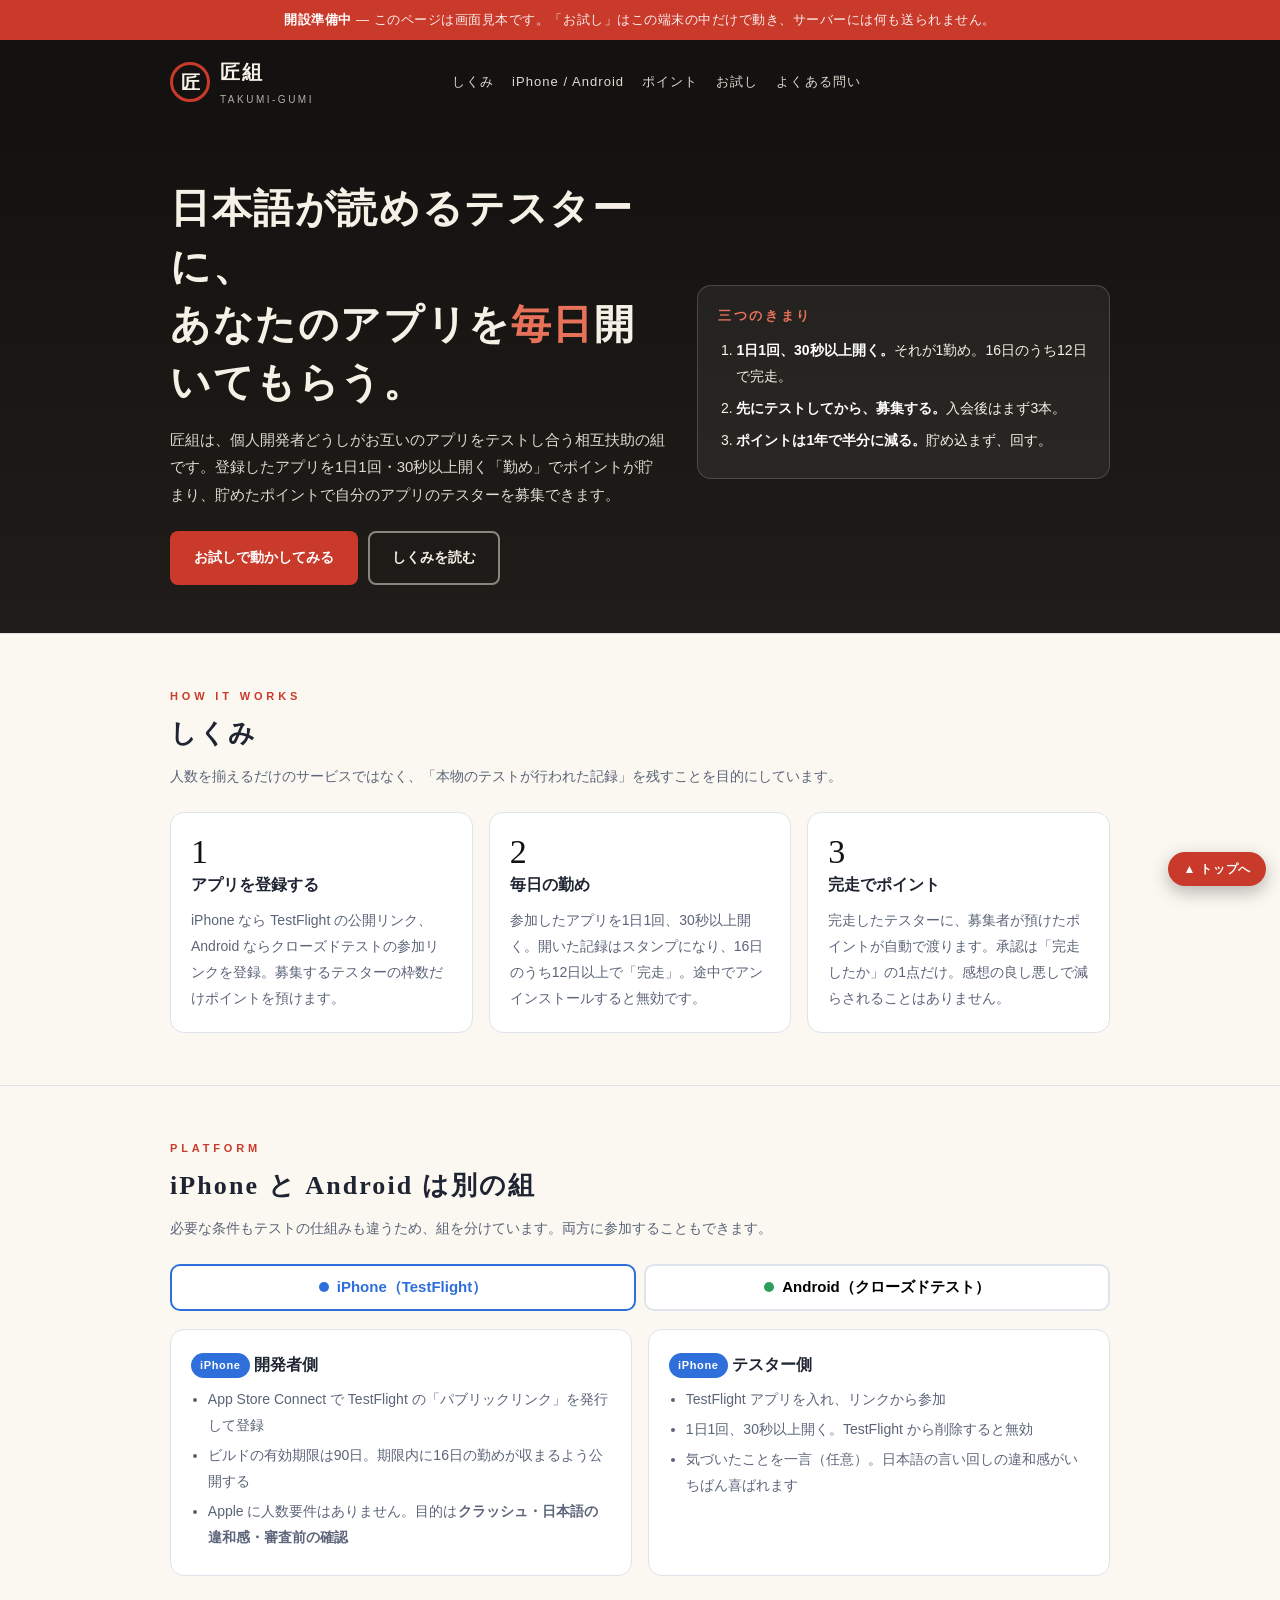
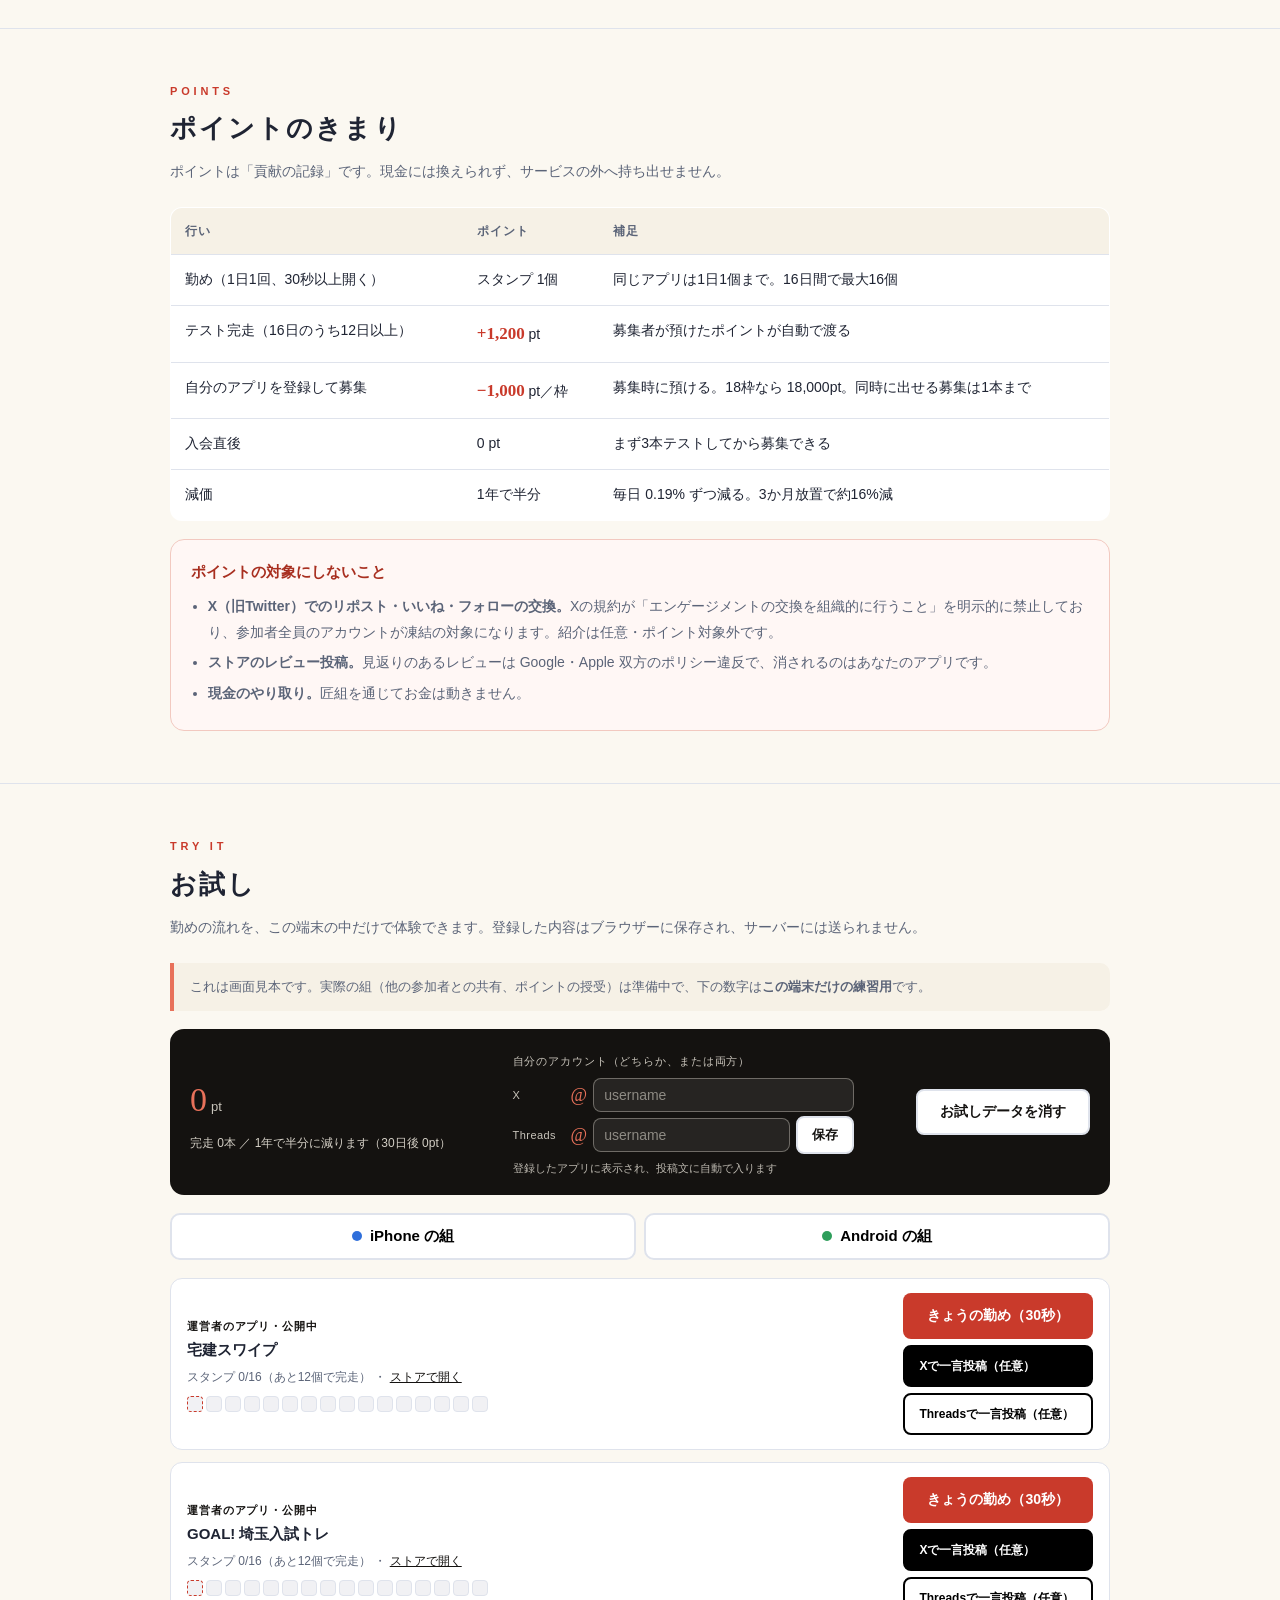
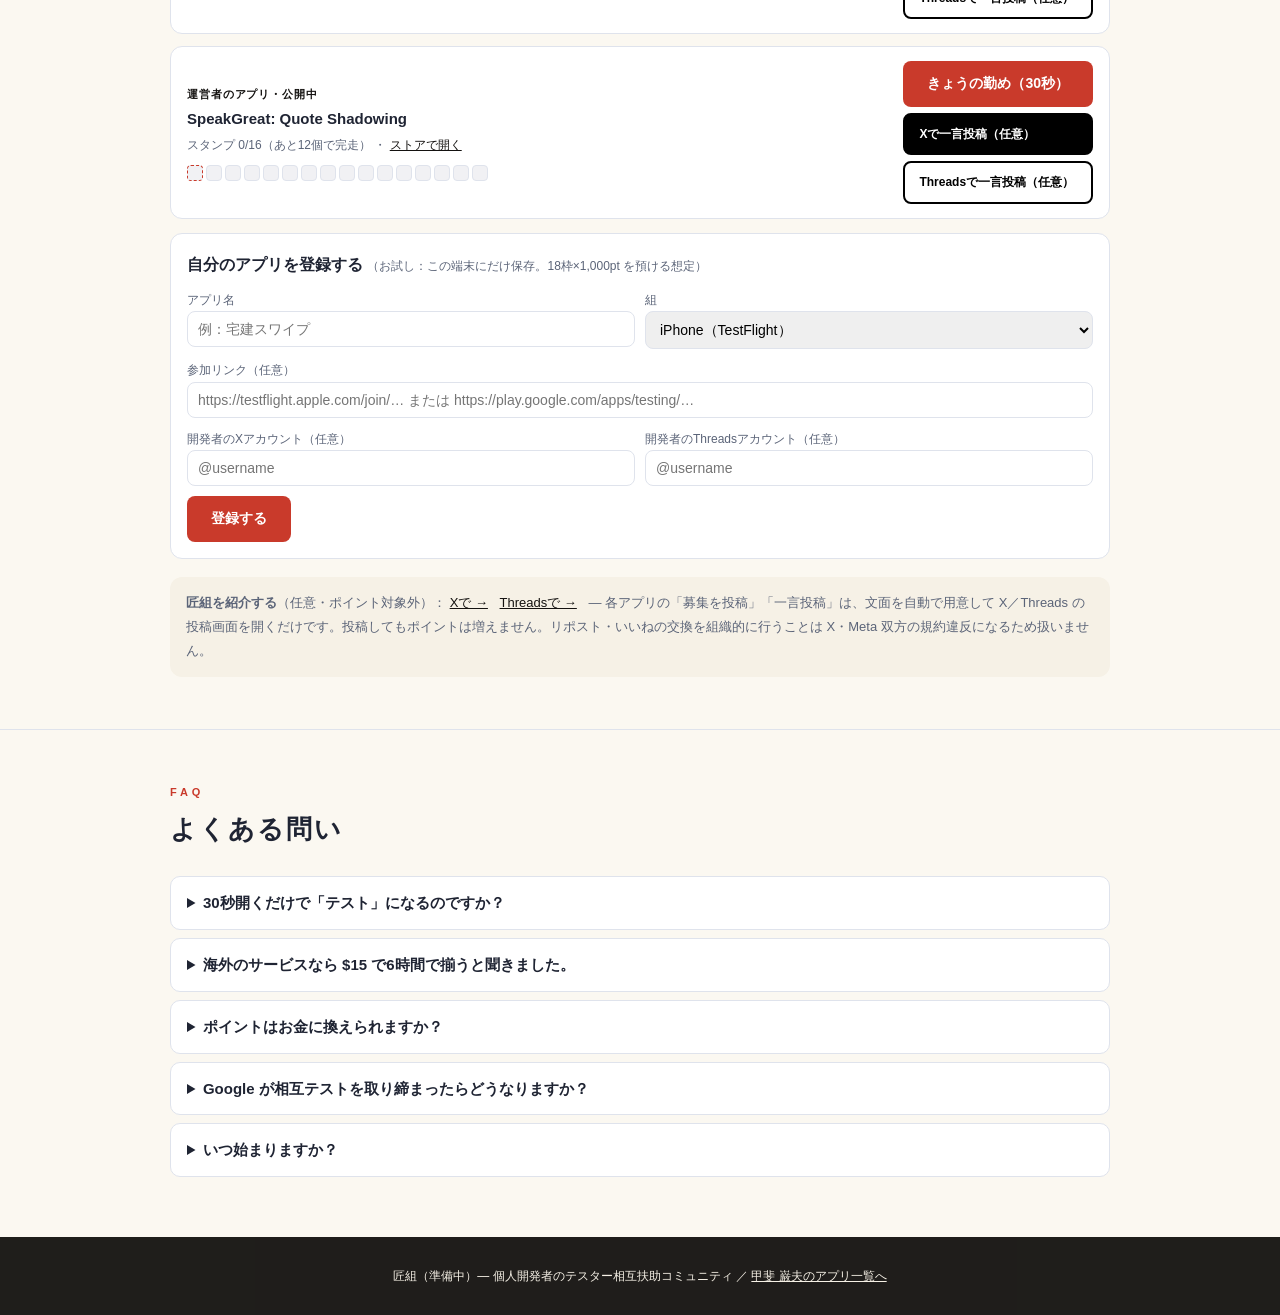
<file: hyakuningumi/index.html>
<!doctype html>
<html lang="ja">
<head>
<meta charset="utf-8">
<meta name="viewport" content="width=device-width,initial-scale=1">
<title>匠組｜個人開発者のテスター相互扶助コミュニティ</title>
<meta name="description" content="登録したアプリを1日30秒以上開く「勤め」でポイントが貯まり、貯めたポイントで自分のアプリのテスターを募集できる、個人開発者どうしの相互扶助コミュニティ。iPhone（TestFlight）とAndroid（クローズドテスト）に分かれています。現在は開設準備中です。">
<meta name="theme-color" content="#141210">
<link rel="icon" href="data:image/svg+xml,%3Csvg xmlns='http://www.w3.org/2000/svg' viewBox='0 0 64 64'%3E%3Crect width='64' height='64' rx='12' fill='%23141210'/%3E%3Ccircle cx='32' cy='32' r='17' fill='none' stroke='%23c93a2b' stroke-width='5'/%3E%3Ctext x='32' y='40' font-size='22' text-anchor='middle' fill='%23f6f1e6' font-family='serif' font-weight='700'%3E匠%3C/text%3E%3C/svg%3E">
<style>
:root{
  --navy:#141210; --navy2:#1f1c19; --ink:#1f2433; --ink2:#5b6478; --line:#dfe3ec;
  --paper:#f6f1e6; --paper2:#fbf8f1; --white:#fff; --shu:#c93a2b; --shu2:#a82f20;
  --ios:#2f6fdb; --android:#2e9e5b; --gold:#e8715a;
  --mincho:"Hiragino Mincho ProN","Yu Mincho","Noto Serif JP",serif;
  --gothic:"Hiragino Kaku Gothic ProN","Yu Gothic","Noto Sans JP",sans-serif;
}
*{box-sizing:border-box;margin:0;padding:0}
html{scroll-behavior:smooth}
body{font-family:var(--gothic);color:var(--ink);background:var(--paper2);line-height:1.85;font-size:16px}
a{color:var(--navy)}
.wrap{max-width:980px;margin:0 auto;padding:0 20px}

.prep{background:var(--shu);color:#fff;text-align:center;font-size:13px;font-weight:700;padding:8px 14px;letter-spacing:.04em}
.prep span{font-weight:400;opacity:.92}

header{background:var(--navy);color:var(--paper);padding:14px 0}
header .wrap{display:flex;align-items:center;justify-content:space-between;gap:14px;flex-wrap:wrap}
.logo{display:flex;align-items:center;gap:10px;color:var(--paper);text-decoration:none}
.logo .mark{width:40px;height:40px;border-radius:50%;border:3px solid var(--shu);display:grid;place-items:center;font-family:var(--mincho);font-weight:700;font-size:19px}
.logo b{font-family:var(--mincho);font-size:20px;letter-spacing:.12em}
.logo small{display:block;font-size:10px;letter-spacing:.25em;opacity:.7}
nav{display:flex;gap:18px;flex-wrap:wrap}
nav a{color:var(--paper);text-decoration:none;font-size:13px;letter-spacing:.08em;opacity:.9}
nav a:hover{opacity:1;color:#fff}
.back{font-size:12px;opacity:.7}

.hero{background:linear-gradient(180deg,var(--navy) 0,var(--navy2) 100%);color:var(--paper);padding:56px 0 48px}
.hero .wrap{display:grid;grid-template-columns:1.2fr 1fr;gap:32px;align-items:center}
.hero h1{font-family:var(--mincho);font-size:clamp(26px,4.6vw,40px);line-height:1.45;letter-spacing:.04em}
.hero h1 em{font-style:normal;color:var(--gold)}
.hero p{margin-top:14px;font-size:15px;opacity:.9}
.hero .cta{margin-top:22px;display:flex;gap:10px;flex-wrap:wrap}
.btn{display:inline-block;padding:12px 22px;border-radius:8px;font-weight:700;text-decoration:none;font-size:14px;border:2px solid transparent;cursor:pointer;font-family:var(--gothic)}
.btn.primary{background:var(--shu);color:#fff}
.btn.primary:hover{background:var(--shu2)}
.btn.ghost{border-color:rgba(246,241,230,.5);color:var(--paper);background:transparent}
.btn.ghost:hover{border-color:var(--paper)}
.btn.light{background:var(--white);color:var(--navy);border-color:var(--line)}
.btn.light:hover{border-color:var(--navy)}
.btn:disabled{opacity:.45;cursor:not-allowed}
.rule-card{background:rgba(255,255,255,.06);border:1px solid rgba(246,241,230,.18);border-radius:14px;padding:18px 20px}
.rule-card h3{font-size:13px;letter-spacing:.2em;color:var(--gold);margin-bottom:10px}
.rule-card ol{padding-left:1.3em;font-size:14px}
.rule-card li{margin-bottom:6px}
.rule-card li b{color:#fff}

section{padding:52px 0}
section+section{border-top:1px solid var(--line)}
.sec-head{margin-bottom:22px}
.sec-head .en{font-size:11px;letter-spacing:.35em;color:var(--shu);font-weight:700}
.sec-head h2{font-family:var(--mincho);font-size:26px;letter-spacing:.08em;margin-top:4px}
.sec-head p{color:var(--ink2);font-size:14px;margin-top:6px}

.grid2{display:grid;grid-template-columns:1fr 1fr;gap:18px}
.grid3{display:grid;grid-template-columns:repeat(3,1fr);gap:16px}
.card{background:var(--white);border:1px solid var(--line);border-radius:14px;padding:20px}
.card h3{font-size:16px;margin-bottom:8px}
.card p{font-size:14px;color:var(--ink2)}
.num{font-family:var(--mincho);font-size:34px;color:var(--navy);line-height:1.1}
.num small{font-size:13px;color:var(--ink2);margin-left:4px;font-family:var(--gothic)}

/* platform tabs */
.tabs{display:flex;gap:8px;margin-bottom:18px}
.tab{flex:1;padding:12px 14px;border-radius:10px;border:2px solid var(--line);background:var(--white);cursor:pointer;font-weight:700;font-size:15px;font-family:var(--gothic);display:flex;align-items:center;justify-content:center;gap:8px}
.tab .dot{width:10px;height:10px;border-radius:50%}
.tab[data-p="ios"] .dot{background:var(--ios)} .tab[data-p="android"] .dot{background:var(--android)}
.tab.on[data-p="ios"]{border-color:var(--ios);color:var(--ios)}
.tab.on[data-p="android"]{border-color:var(--android);color:var(--android)}
.pbox{display:none}.pbox.on{display:block}
.req{display:grid;grid-template-columns:1fr 1fr;gap:16px}
.req .card ul{padding-left:1.2em;font-size:14px;color:var(--ink2)}
.req .card li{margin-bottom:4px}
.badge{display:inline-block;font-size:11px;font-weight:700;padding:2px 9px;border-radius:999px;color:#fff;letter-spacing:.06em;vertical-align:middle}
.badge.ios{background:var(--ios)} .badge.android{background:var(--android)}

table{width:100%;border-collapse:collapse;background:var(--white);border:1px solid var(--line);border-radius:12px;overflow:hidden;font-size:14px}
th,td{padding:12px 14px;border-bottom:1px solid var(--line);text-align:left;vertical-align:top}
th{background:var(--paper);font-size:12px;letter-spacing:.08em;color:var(--ink2)}
tr:last-child td{border-bottom:none}
td b.pt{color:var(--shu);font-family:var(--mincho);font-size:17px}

.no{background:#fff7f5;border:1px solid #f2c9c0;border-radius:14px;padding:18px 20px}
.no h3{color:var(--shu2);font-size:15px;margin-bottom:8px}
.no ul{padding-left:1.2em;font-size:14px;color:var(--ink2)}
.no li{margin-bottom:5px}

/* demo */
.demo-note{background:var(--paper);border-left:4px solid var(--gold);padding:12px 16px;font-size:13px;color:var(--ink2);border-radius:0 10px 10px 0;margin-bottom:18px}
.wallet{display:flex;align-items:center;justify-content:space-between;gap:14px;background:var(--navy);color:var(--paper);border-radius:14px;padding:16px 20px;margin-bottom:18px;flex-wrap:wrap}
.wallet .pt{font-family:var(--mincho);font-size:34px;color:var(--gold)}
.wallet .pt small{font-size:13px;color:var(--paper);opacity:.8;margin-left:4px;font-family:var(--gothic)}
.wallet .meta{font-size:12px;opacity:.85}
.xbox{min-width:260px}
.xbox label{font-size:11px;letter-spacing:.08em;opacity:.8}
.xrow{display:flex;align-items:center;gap:6px;margin-top:4px}
.xrow span{font-family:var(--mincho);font-size:18px;color:var(--gold)}
.xrow .svc{font-family:var(--gothic);font-size:11px;color:var(--paper);opacity:.8;width:52px;letter-spacing:.04em}
.btn.th{background:#fff;color:#000;border-color:#000;font-size:12px;padding:8px 14px}
.btn.th:hover{background:#f2f2f2}
.xrow input{flex:1;padding:8px 10px;border-radius:8px;border:1px solid rgba(246,241,230,.35);background:rgba(255,255,255,.08);color:#fff;font-size:14px;font-family:var(--gothic)}
.xrow input::placeholder{color:rgba(246,241,230,.5)}
.xrow .btn{padding:8px 14px;font-size:13px}
.xhint{font-size:11px;opacity:.75;margin-top:4px}
.app .acts{display:flex;flex-direction:column;gap:6px;align-items:stretch}
.btn.x{background:#000;color:#fff;border-color:#000;font-size:12px;padding:8px 14px}
.btn.x:hover{background:#222}
.app .xl{font-size:12px;color:var(--ink2)}
.app .xl a{color:var(--navy);font-weight:700;text-decoration:none}
.applist{display:grid;gap:12px}
.app{background:var(--white);border:1px solid var(--line);border-radius:12px;padding:14px 16px;display:grid;grid-template-columns:1fr auto;gap:12px;align-items:center}
.app .t{font-weight:700;font-size:15px}
.app .s{font-size:12px;color:var(--ink2);margin-top:2px}
.stamps{display:flex;gap:3px;margin-top:8px;flex-wrap:wrap}
.stamp{width:16px;height:16px;border-radius:4px;border:1px solid var(--line);background:#f1f1f4;display:grid;place-items:center;font-size:10px;color:#fff}
.stamp.on{background:var(--shu);border-color:var(--shu)}
.stamp.today{border-color:var(--shu);border-style:dashed}
.app.done{border-color:var(--gold);background:#fffdf5}
.timer{font-family:var(--mincho);font-size:22px;color:var(--shu);min-width:3.2em;text-align:center}
.mine{font-size:11px;color:var(--navy);font-weight:700;letter-spacing:.08em}
form.reg{background:var(--white);border:1px solid var(--line);border-radius:12px;padding:16px;display:grid;grid-template-columns:1fr 1fr;gap:10px;margin-top:14px}
form.reg label{font-size:12px;color:var(--ink2);display:block}
form.reg input,form.reg select{width:100%;padding:9px 10px;border:1px solid var(--line);border-radius:8px;font-size:14px;font-family:var(--gothic)}
form.reg .full{grid-column:1/-1}
.msg{font-size:13px;color:var(--shu2);min-height:1.4em;margin-top:6px}
.share{margin-top:18px;background:var(--paper);border-radius:12px;padding:14px 16px;font-size:13px;color:var(--ink2)}
.share a{margin-right:8px}

details{background:var(--white);border:1px solid var(--line);border-radius:10px;padding:12px 16px;margin-bottom:8px}
summary{cursor:pointer;font-weight:700;font-size:15px}
details p{font-size:14px;color:var(--ink2);margin-top:8px}

footer{background:var(--navy);color:var(--paper);padding:28px 0;font-size:12px;text-align:center;opacity:.95}
footer a{color:var(--paper)}

@media(max-width:760px){
  .hero .wrap,.grid2,.grid3,.req,form.reg{grid-template-columns:1fr}
  .app{grid-template-columns:1fr}
  nav{display:none}
}
</style>
</head>
<body>
<div class="prep">開設準備中 <span>— このページは画面見本です。「お試し」はこの端末の中だけで動き、サーバーには何も送られません。</span></div>

<header><div class="wrap">
  <a class="logo" href="#top"><span class="mark">匠</span><span><b>匠組</b><small>TAKUMI-GUMI</small></span></a>
  <nav>
    <a href="#how">しくみ</a><a href="#platform">iPhone / Android</a><a href="#points">ポイント</a><a href="#demo">お試し</a><a href="#faq">よくある問い</a>
  </nav>
  <a class="back" href="../">← アプリ一覧に戻る</a>
</div></header>

<section class="hero" id="top"><div class="wrap">
  <div>
    <h1>日本語が読めるテスターに、<br>あなたのアプリを<em>毎日</em>開いてもらう。</h1>
    <p>匠組は、個人開発者どうしがお互いのアプリをテストし合う相互扶助の組です。登録したアプリを1日1回・30秒以上開く「勤め」でポイントが貯まり、貯めたポイントで自分のアプリのテスターを募集できます。</p>
    <div class="cta">
      <a class="btn primary" href="#demo">お試しで動かしてみる</a>
      <a class="btn ghost" href="#how">しくみを読む</a>
    </div>
  </div>
  <div class="rule-card">
    <h3>三つのきまり</h3>
    <ol>
      <li><b>1日1回、30秒以上開く。</b>それが1勤め。16日のうち12日で完走。</li>
      <li><b>先にテストしてから、募集する。</b>入会後はまず3本。</li>
      <li><b>ポイントは1年で半分に減る。</b>貯め込まず、回す。</li>
    </ol>
  </div>
</div></section>

<section id="how"><div class="wrap">
  <div class="sec-head"><div class="en">HOW IT WORKS</div><h2>しくみ</h2><p>人数を揃えるだけのサービスではなく、「本物のテストが行われた記録」を残すことを目的にしています。</p></div>
  <div class="grid3">
    <div class="card"><div class="num">1</div><h3>アプリを登録する</h3><p>iPhone なら TestFlight の公開リンク、Android ならクローズドテストの参加リンクを登録。募集するテスターの枠数だけポイントを預けます。</p></div>
    <div class="card"><div class="num">2</div><h3>毎日の勤め</h3><p>参加したアプリを1日1回、30秒以上開く。開いた記録はスタンプになり、16日のうち12日以上で「完走」。途中でアンインストールすると無効です。</p></div>
    <div class="card"><div class="num">3</div><h3>完走でポイント</h3><p>完走したテスターに、募集者が預けたポイントが自動で渡ります。承認は「完走したか」の1点だけ。感想の良し悪しで減らされることはありません。</p></div>
  </div>
</div></section>

<section id="platform"><div class="wrap">
  <div class="sec-head"><div class="en">PLATFORM</div><h2>iPhone と Android は別の組</h2><p>必要な条件もテストの仕組みも違うため、組を分けています。両方に参加することもできます。</p></div>
  <div class="tabs">
    <button class="tab on" data-p="ios" type="button"><span class="dot"></span>iPhone（TestFlight）</button>
    <button class="tab" data-p="android" type="button"><span class="dot"></span>Android（クローズドテスト）</button>
  </div>
  <div class="pbox on" data-p="ios">
    <div class="req">
      <div class="card"><h3><span class="badge ios">iPhone</span>&nbsp;開発者側</h3><ul>
        <li>App Store Connect で TestFlight の「パブリックリンク」を発行して登録</li>
        <li>ビルドの有効期限は90日。期限内に16日の勤めが収まるよう公開する</li>
        <li>Apple に人数要件はありません。目的は<b>クラッシュ・日本語の違和感・審査前の確認</b></li>
      </ul></div>
      <div class="card"><h3><span class="badge ios">iPhone</span>&nbsp;テスター側</h3><ul>
        <li>TestFlight アプリを入れ、リンクから参加</li>
        <li>1日1回、30秒以上開く。TestFlight から削除すると無効</li>
        <li>気づいたことを一言（任意）。日本語の言い回しの違和感がいちばん喜ばれます</li>
      </ul></div>
    </div>
  </div>
  <div class="pbox" data-p="android">
    <div class="req">
      <div class="card"><h3><span class="badge android">Android</span>&nbsp;開発者側</h3><ul>
        <li>Play Console でクローズドテストを作り、参加リンク（またはテスター用メールリスト）を登録</li>
        <li>2023年11月13日以降の個人アカウントは、製品版の前に<b>12人が14日間オプトインし続ける</b>必要があります</li>
        <li>募集は18枠（要件12人＋離脱の備え6人）が目安</li>
      </ul></div>
      <div class="card"><h3><span class="badge android">Android</span>&nbsp;テスター側</h3><ul>
        <li>参加リンクからオプトインし、Google Play からインストール</li>
        <li>1日1回、30秒以上開く。<b>アンインストールとオプトイン解除は14日間の記録を壊す</b>ので即除名</li>
        <li>19本入れると1GB前後の空き容量が要ります</li>
      </ul></div>
    </div>
  </div>
</div></section>

<section id="points"><div class="wrap">
  <div class="sec-head"><div class="en">POINTS</div><h2>ポイントのきまり</h2><p>ポイントは「貢献の記録」です。現金には換えられず、サービスの外へ持ち出せません。</p></div>
  <table>
    <tr><th>行い</th><th>ポイント</th><th>補足</th></tr>
    <tr><td>勤め（1日1回、30秒以上開く）</td><td>スタンプ 1個</td><td>同じアプリは1日1個まで。16日間で最大16個</td></tr>
    <tr><td>テスト完走（16日のうち12日以上）</td><td><b class="pt">+1,200</b> pt</td><td>募集者が預けたポイントが自動で渡る</td></tr>
    <tr><td>自分のアプリを登録して募集</td><td><b class="pt">−1,000</b> pt／枠</td><td>募集時に預ける。18枠なら 18,000pt。同時に出せる募集は1本まで</td></tr>
    <tr><td>入会直後</td><td>0 pt</td><td>まず3本テストしてから募集できる</td></tr>
    <tr><td>減価</td><td>1年で半分</td><td>毎日 0.19% ずつ減る。3か月放置で約16%減</td></tr>
  </table>
  <div class="no" style="margin-top:18px">
    <h3>ポイントの対象にしないこと</h3>
    <ul>
      <li><b>X（旧Twitter）でのリポスト・いいね・フォローの交換。</b>Xの規約が「エンゲージメントの交換を組織的に行うこと」を明示的に禁止しており、参加者全員のアカウントが凍結の対象になります。紹介は任意・ポイント対象外です。</li>
      <li><b>ストアのレビュー投稿。</b>見返りのあるレビューは Google・Apple 双方のポリシー違反で、消されるのはあなたのアプリです。</li>
      <li><b>現金のやり取り。</b>匠組を通じてお金は動きません。</li>
    </ul>
  </div>
</div></section>

<section id="demo"><div class="wrap">
  <div class="sec-head"><div class="en">TRY IT</div><h2>お試し</h2><p>勤めの流れを、この端末の中だけで体験できます。登録した内容はブラウザーに保存され、サーバーには送られません。</p></div>
  <div class="demo-note">これは画面見本です。実際の組（他の参加者との共有、ポイントの授受）は準備中で、下の数字は<b>この端末だけの練習用</b>です。</div>

  <div class="wallet">
    <div><div class="pt" id="ptNow">0<small>pt</small></div><div class="meta" id="ptMeta">完走 0本 ／ 1年で半分に減ります</div></div>
    <div class="xbox">
      <label>自分のアカウント（どちらか、または両方）</label>
      <div class="xrow"><span class="svc">X</span><span>@</span><input id="xHandle" maxlength="15" placeholder="username" autocomplete="off"></div>
      <div class="xrow"><span class="svc">Threads</span><span>@</span><input id="thHandle" maxlength="30" placeholder="username" autocomplete="off"><button class="btn light" id="xSave" type="button">保存</button></div>
      <div class="xhint" id="xHint">登録したアプリに表示され、投稿文に自動で入ります</div>
    </div>
    <div><button class="btn light" id="btnReset" type="button">お試しデータを消す</button></div>
  </div>

  <div class="tabs">
    <button class="tab on" data-d="ios" type="button"><span class="dot" style="background:var(--ios)"></span>iPhone の組</button>
    <button class="tab" data-d="android" type="button"><span class="dot" style="background:var(--android)"></span>Android の組</button>
  </div>
  <div class="applist" id="applist"></div>

  <form class="reg" id="regForm">
    <div class="full"><b>自分のアプリを登録する</b> <span style="font-size:12px;color:var(--ink2)">（お試し：この端末にだけ保存。18枠×1,000pt を預ける想定）</span></div>
    <div><label>アプリ名</label><input id="rName" maxlength="40" required placeholder="例：宅建スワイプ"></div>
    <div><label>組</label><select id="rPlat"><option value="ios">iPhone（TestFlight）</option><option value="android">Android（クローズドテスト）</option></select></div>
    <div class="full"><label>参加リンク（任意）</label><input id="rLink" type="url" maxlength="300" placeholder="https://testflight.apple.com/join/… または https://play.google.com/apps/testing/…"></div>
    <div><label>開発者のXアカウント（任意）</label><input id="rX" maxlength="16" placeholder="@username"></div>
    <div><label>開発者のThreadsアカウント（任意）</label><input id="rTh" maxlength="31" placeholder="@username"></div>
    <div class="full"><button class="btn primary" type="submit">登録する</button> <span class="msg" id="rMsg"></span></div>
  </form>

  <div class="share">
    <b>匠組を紹介する</b>（任意・ポイント対象外）：
    <a id="shareX" href="#" target="_blank" rel="noopener">Xで →</a>
    <a id="shareTh" href="#" target="_blank" rel="noopener">Threadsで →</a>
    <span>— 各アプリの「募集を投稿」「一言投稿」は、文面を自動で用意して X／Threads の投稿画面を開くだけです。投稿してもポイントは増えません。リポスト・いいねの交換を組織的に行うことは X・Meta 双方の規約違反になるため扱いません。</span>
  </div>
</div></section>

<section id="faq"><div class="wrap">
  <div class="sec-head"><div class="en">FAQ</div><h2>よくある問い</h2></div>
  <details><summary>30秒開くだけで「テスト」になるのですか？</summary><p>Google が数えているのは「12人が14日間オプトインし続けていること」で、起動回数は要件ではありません。30秒は「毎日、本物の端末で、本当に開いている」ことの最低線です。製品版の申請では「どんなフィードバックを受け、何を直したか」も問われるので、一言の感想が付くほど通りやすくなります。</p></details>
  <details><summary>海外のサービスなら $15 で6時間で揃うと聞きました。</summary><p>そのとおりで、人数を揃える速さではかないません。匠組の売り物は人数ではなく「日本語のUIを読んで、違和感を言ってくれるテスター」です。時間はあるがお金は払いたくない人、日本語の感想が欲しい人のための組です。</p></details>
  <details><summary>ポイントはお金に換えられますか？</summary><p>換えられません。匠組を通じてお金は動きません。ポイントは貢献の記録で、1年で半分に減ります。</p></details>
  <details><summary>Google が相互テストを取り締まったらどうなりますか？</summary><p>その可能性は常にあります。匠組は要件の「回避」を売っていません。本物の端末で本物の人が毎日開き、感想を残す、という実態を作ることが唯一の答えだと考えています。</p></details>
  <details><summary>いつ始まりますか？</summary><p>最初の組が集まり次第です。いまは画面見本の段階で、参加者どうしの共有やポイントの授受はまだ動いていません。</p></details>
</div></section>

<footer><div class="wrap">匠組（準備中）— 個人開発者のテスター相互扶助コミュニティ ／ <a href="../">甲斐 巌夫のアプリ一覧へ</a></div></footer>

<script>
(function(){
"use strict";
const KEY='hyakuningumi_demo_v2';
const HALF=365, DAYS=16, PASS=12, REWARD=1200, SLOT=1000, SLOTS=18;
const SAMPLE=[
  // 運営者（甲斐 巌夫）の公開中アプリ。参加リンクは現時点ではストアのページ（TestFlight／クローズドテストのリンクは開設時に差し替え）
  {id:'ios-takken',p:'ios',name:'宅建スワイプ',link:'https://apps.apple.com/jp/app/%E5%AE%85%E5%BB%BA%E3%82%B9%E3%83%AF%E3%82%A4%E3%83%97/id6791060848',owner:true},
  {id:'ios-goal',p:'ios',name:'GOAL! 埼玉入試トレ',link:'https://apps.apple.com/us/app/goal-%E5%9F%BC%E7%8E%89%E5%85%A5%E8%A9%A6%E3%83%88%E3%83%AC/id6809903411',owner:true},
  {id:'ios-speakgreat',p:'ios',name:'SpeakGreat: Quote Shadowing',link:'https://apps.apple.com/app/speakgreat-quote-shadowing/id6798465012',owner:true},
  {id:'and-takken',p:'android',name:'宅建スワイプ',link:'https://play.google.com/store/apps/details?id=com.owa.takken_swipe',owner:true},
  {id:'and-goal',p:'android',name:'GOAL! 埼玉入試トレ',link:'https://play.google.com/store/apps/details?id=io.github.iwaokai.saitamagoal',owner:true},
  {id:'and-speakgreat',p:'android',name:'SpeakGreat: Quote Shadowing',link:'https://play.google.com/store/apps/details?id=com.iwaokai.speakgreat',owner:true},
  {id:'and-kabbalah',p:'android',name:'カバラ・タロット',link:'https://play.google.com/store/apps/details?id=com.iwaokai.kabbalahtarot',owner:true},
  {id:'and-blocks',p:'android',name:'ブロック崩し',link:'',owner:true},
];
function today(){const n=new Date();return n.getFullYear()+'-'+String(n.getMonth()+1).padStart(2,'0')+'-'+String(n.getDate()).padStart(2,'0');}
function load(){try{const r=localStorage.getItem(KEY);if(r)return JSON.parse(r);}catch(e){}return {apps:[],stamps:{},done:{},pt:0,ptAt:Date.now(),joined:{},x:'',th:''};}
function save(){try{localStorage.setItem(KEY,JSON.stringify(S));}catch(e){}}
let S=load();
function ptNow(){const d=(Date.now()-(S.ptAt||Date.now()))/864e5;return S.pt*Math.pow(0.5,d/HALF);}
function addPt(v){S.pt=ptNow()+v;S.ptAt=Date.now();}
function allApps(){return SAMPLE.concat(S.apps);}
let plat='ios', timers={};

function render(){
  const pt=Math.floor(ptNow());
  const done=Object.keys(S.done).length;
  document.getElementById('ptNow').innerHTML=pt.toLocaleString()+'<small>pt</small>';
  document.getElementById('ptMeta').textContent='完走 '+done+'本 ／ 1年で半分に減ります（30日後 '+Math.floor(ptNow()*Math.pow(0.5,30/HALF)).toLocaleString()+'pt）';
  const list=document.getElementById('applist'); list.innerHTML='';
  const t=today();
  allApps().filter(a=>a.p===plat).forEach(a=>{
    const st=S.stamps[a.id]||[]; const isDone=!!S.done[a.id]; const todayOn=st.includes(t);
    const el=document.createElement('div'); el.className='app'+(isDone?' done':'');
    let stamps=''; for(let i=0;i<DAYS;i++){const on=i<st.length; stamps+='<span class="stamp'+(on?' on':'')+(i===st.length&&!todayOn?' today':'')+'">'+(on?'✓':'')+'</span>';}
    const running=timers[a.id];
    el.innerHTML='<div>'+(a.mine?'<div class="mine">自分の募集（18枠・18,000pt 預け）</div>':(a.owner?'<div class="mine">運営者のアプリ・公開中</div>':''))+'<div class="t">'+esc(a.name)+'</div>'
      +'<div class="s">'+(isDone?'完走 — +'+REWARD.toLocaleString()+'pt 受け取り済み':'スタンプ '+st.length+'/'+DAYS+'（あと'+Math.max(0,PASS-st.length)+'個で完走）')+(a.link?' ・ <a href="'+esc(a.link)+'" target="_blank" rel="noopener">'+(a.owner?'ストアで開く':'参加リンク')+'</a>':'')+'</div>'
      +((a.x||a.th)?'<div class="xl">開発者: '+(a.x?'X <a href="https://x.com/'+esc(a.x)+'" target="_blank" rel="noopener">@'+esc(a.x)+'</a>':'')+(a.x&&a.th?' ・ ':'')+(a.th?'Threads <a href="https://www.threads.com/@'+esc(a.th)+'" target="_blank" rel="noopener">@'+esc(a.th)+'</a>':'')+'</div>':'')
      +'<div class="stamps">'+stamps+'</div></div>'
      +'<div class="acts">'+(a.mine
          ? '<a class="btn x" href="'+postRecruit(a)+'" target="_blank" rel="noopener">Xで募集を投稿</a><a class="btn th" href="'+postRecruitTh(a)+'" target="_blank" rel="noopener">Threadsで募集を投稿</a>'
          : (isDone?'<span class="badge" style="background:var(--gold)">完走</span>':(todayOn?'<span class="badge" style="background:#8a93a8">今日の勤め 済</span>':(running?'<div class="timer" id="tm-'+a.id+'">30</div>':'<button class="btn primary" type="button" data-go="'+a.id+'">きょうの勤め（30秒）</button>')))
            +'<a class="btn x" href="'+postCheer(a)+'" target="_blank" rel="noopener">Xで一言投稿（任意）</a><a class="btn th" href="'+postCheerTh(a)+'" target="_blank" rel="noopener">Threadsで一言投稿（任意）</a>')
      +'</div>';
    list.appendChild(el);
  });
}
function cleanX(v){return String(v||'').trim().replace(/^@/,'').replace(/[^A-Za-z0-9_]/g,'').slice(0,15);}
function cleanTh(v){return String(v||'').trim().replace(/^@/,'').replace(/[^A-Za-z0-9_.]/g,'').slice(0,30);}
function xIntent(text){return 'https://twitter.com/intent/tweet?text='+encodeURIComponent(text);}
function thIntent(text){return 'https://www.threads.com/intent/post?text='+encodeURIComponent(text);}
function recruitText(a,me){return '【テスター募集】'+a.name+'（'+platName(a.p)+'）'+(me?' by @'+me:'')+'\n1日30秒、16日のうち12日開いてくれる方を探しています。\n'+(a.link||location.href.split('#')[0])+'\n#匠組';}
function cheerText(a,dev){return (dev?'@'+dev+' さんの':'')+a.name+'（'+platName(a.p)+'）を今日もテスト中。 #匠組\n'+location.href.split('#')[0];}
function platName(p){return p==='ios'?'iPhone（TestFlight）':'Android（クローズドテスト）';}
function postRecruit(a){return xIntent(recruitText(a,S.x));}
function postRecruitTh(a){return thIntent(recruitText(a,S.th));}
function postCheer(a){return xIntent(cheerText(a,a.x));}
function postCheerTh(a){return thIntent(cheerText(a,a.th));}
function esc(s){return String(s).replace(/[&<>"']/g,c=>({'&':'&amp;','<':'&lt;','>':'&gt;','"':'&quot;',"'":'&#39;'}[c]));}

document.getElementById('applist').addEventListener('click',e=>{
  const b=e.target.closest('[data-go]'); if(!b) return;
  const id=b.dataset.go; const a=allApps().find(x=>x.id===id); if(!a) return;
  if(a.link){ try{ window.open(a.link,'_blank','noopener'); }catch(_){} }
  let left=30; timers[id]=true; render();
  const iv=setInterval(()=>{
    left--; const el=document.getElementById('tm-'+id); if(el) el.textContent=left;
    if(left<=0){ clearInterval(iv); delete timers[id];
      const st=S.stamps[id]||(S.stamps[id]=[]); const t=today();
      if(!st.includes(t)) st.push(t);
      if(st.length>=PASS && !S.done[id]){ S.done[id]=t; addPt(REWARD); }
      save(); render();
    }
  },1000);
});

document.querySelectorAll('.tab[data-d]').forEach(b=>b.addEventListener('click',()=>{
  document.querySelectorAll('.tab[data-d]').forEach(x=>x.classList.toggle('on',x===b));
  plat=b.dataset.d; render();
}));
document.querySelectorAll('.tab[data-p]').forEach(b=>b.addEventListener('click',()=>{
  document.querySelectorAll('.tab[data-p]').forEach(x=>x.classList.toggle('on',x===b));
  document.querySelectorAll('.pbox').forEach(x=>x.classList.toggle('on',x.dataset.p===b.dataset.p));
}));

document.getElementById('regForm').addEventListener('submit',e=>{
  e.preventDefault();
  const name=document.getElementById('rName').value.trim();
  const p=document.getElementById('rPlat').value;
  const link=document.getElementById('rLink').value.trim();
  const x=cleanX(document.getElementById('rX').value)||S.x||'';
  const th=cleanTh(document.getElementById('rTh').value)||S.th||'';
  const msg=document.getElementById('rMsg');
  if(!name){ msg.textContent='アプリ名を入れてください'; return; }
  if(link && !/^https:\/\//.test(link)){ msg.textContent='リンクは https:// から始めてください'; return; }
  const doneCount=Object.keys(S.done).length;
  if(doneCount<3){ msg.textContent='募集は、まず3本テストを完走してから（いま '+doneCount+'本）。お試しでは勤めを3本完走すると登録できます'; return; }
  if(ptNow()<SLOT*SLOTS){ msg.textContent='18枠には '+(SLOT*SLOTS).toLocaleString()+'pt 必要です（いま '+Math.floor(ptNow()).toLocaleString()+'pt）'; return; }
  if(S.apps.some(a=>a.mine && !S.closed)){ /* 同時募集1本まで（お試しでは簡略） */ }
  addPt(-SLOT*SLOTS);
  S.apps.push({id:'u'+Date.now(),p,name,link,x,th,mine:true}); save();
  msg.textContent='登録しました。'+ (SLOT*SLOTS).toLocaleString()+'pt を預けました（お試し）';
  e.target.reset(); document.getElementById('rX').value=S.x?'@'+S.x:''; document.getElementById('rTh').value=S.th?'@'+S.th:''; plat=p;
  document.querySelectorAll('.tab[data-d]').forEach(x=>x.classList.toggle('on',x.dataset.d===p));
  render();
});
document.getElementById('btnReset').addEventListener('click',()=>{ S={apps:[],stamps:{},done:{},pt:0,ptAt:Date.now(),joined:{},x:'',th:''}; try{localStorage.removeItem(KEY);}catch(e){} timers={}; render(); });

(function(){
  const inp=document.getElementById('xHandle'), inpT=document.getElementById('thHandle'), hint=document.getElementById('xHint');
  inp.value=S.x||''; inpT.value=S.th||'';
  document.getElementById('rX').value=S.x?'@'+S.x:''; document.getElementById('rTh').value=S.th?'@'+S.th:'';
  document.getElementById('xSave').addEventListener('click',()=>{
    S.x=cleanX(inp.value); S.th=cleanTh(inpT.value); inp.value=S.x; inpT.value=S.th; save();
    document.getElementById('rX').value=S.x?'@'+S.x:''; document.getElementById('rTh').value=S.th?'@'+S.th:'';
    const parts=[]; if(S.x) parts.push('X @'+S.x); if(S.th) parts.push('Threads @'+S.th);
    hint.textContent=parts.length?('保存しました：'+parts.join(' ／ ')):'登録したアプリに表示され、投稿文に自動で入ります';
    render();
  });
})();
document.getElementById('shareTh').href=thIntent('匠組 — 個人開発者どうしでアプリを毎日開き合うテスター相互扶助コミュニティ（準備中）\n'+location.href.split('#')[0]);
document.getElementById('shareX').href='https://twitter.com/intent/tweet?text='+encodeURIComponent('匠組 — 個人開発者どうしでアプリを毎日開き合うテスター相互扶助コミュニティ（準備中）')+'&url='+encodeURIComponent(location.href.split('#')[0]);
render();
})();
</script>
<!-- to-top -->
<style>.to-top-fab{position:fixed;right:14px;bottom:14px;z-index:999;background:#c93a2b;color:#fff;text-decoration:none;font:700 12px/1 "Hiragino Kaku Gothic ProN","Yu Gothic",sans-serif;letter-spacing:.06em;padding:11px 15px;border-radius:999px;box-shadow:0 6px 18px rgba(0,0,0,.28)}.to-top-fab:hover{opacity:.9}@media(max-width:700px){.to-top-fab.fy{bottom:78px}}</style>
<a class="to-top-fab" href="../" aria-label="トップページへ戻る">▲ トップへ</a>
</body>
</html>
</file>
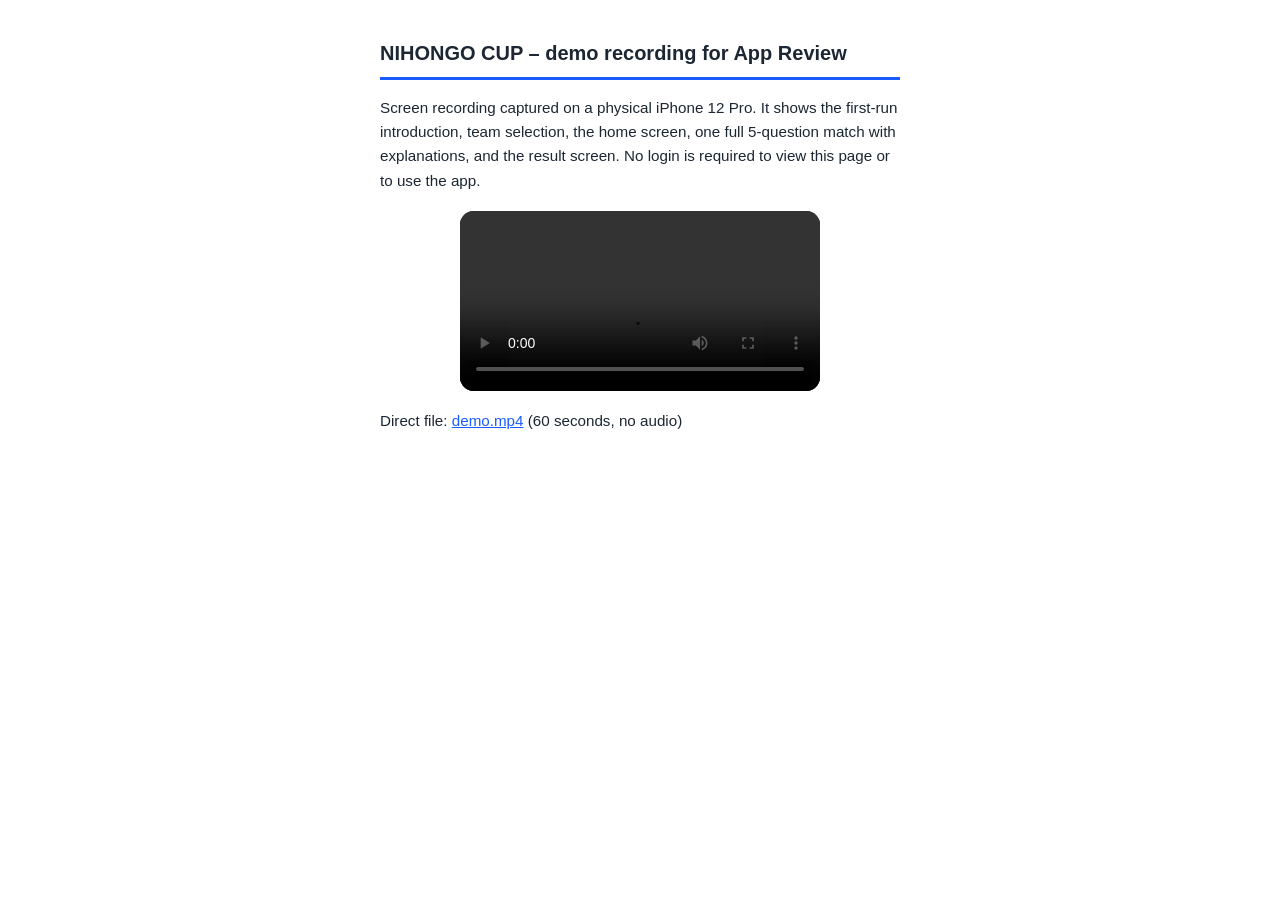
<file: nihongo-cup/review/index.html>
<!DOCTYPE html>
<html lang="en">
<head>
<meta charset="UTF-8">
<meta name="viewport" content="width=device-width, initial-scale=1.0">
<meta name="robots" content="noindex">
<title>NIHONGO CUP – App Review demo recording</title>
<style>
  body{font-family:-apple-system,BlinkMacSystemFont,"Segoe UI",sans-serif;max-width:520px;margin:0 auto;padding:24px 20px 60px;line-height:1.6;color:#1c2733;background:#fff}
  h1{font-size:1.25rem;border-bottom:3px solid #1a5cff;padding-bottom:.4em}
  video{width:100%;max-width:360px;display:block;margin:18px auto;border-radius:14px;background:#000}
  a{color:#1a5cff}
  p{font-size:.95rem}
</style>
</head>
<body>
<h1>NIHONGO CUP – demo recording for App Review</h1>
<p>Screen recording captured on a physical iPhone 12 Pro. It shows the first-run introduction, team selection, the home screen, one full 5-question match with explanations, and the result screen. No login is required to view this page or to use the app.</p>
<video controls playsinline preload="metadata" src="demo.mp4"></video>
<p>Direct file: <a href="demo.mp4">demo.mp4</a> (60 seconds, no audio)</p>
</body>
</html>
</file>
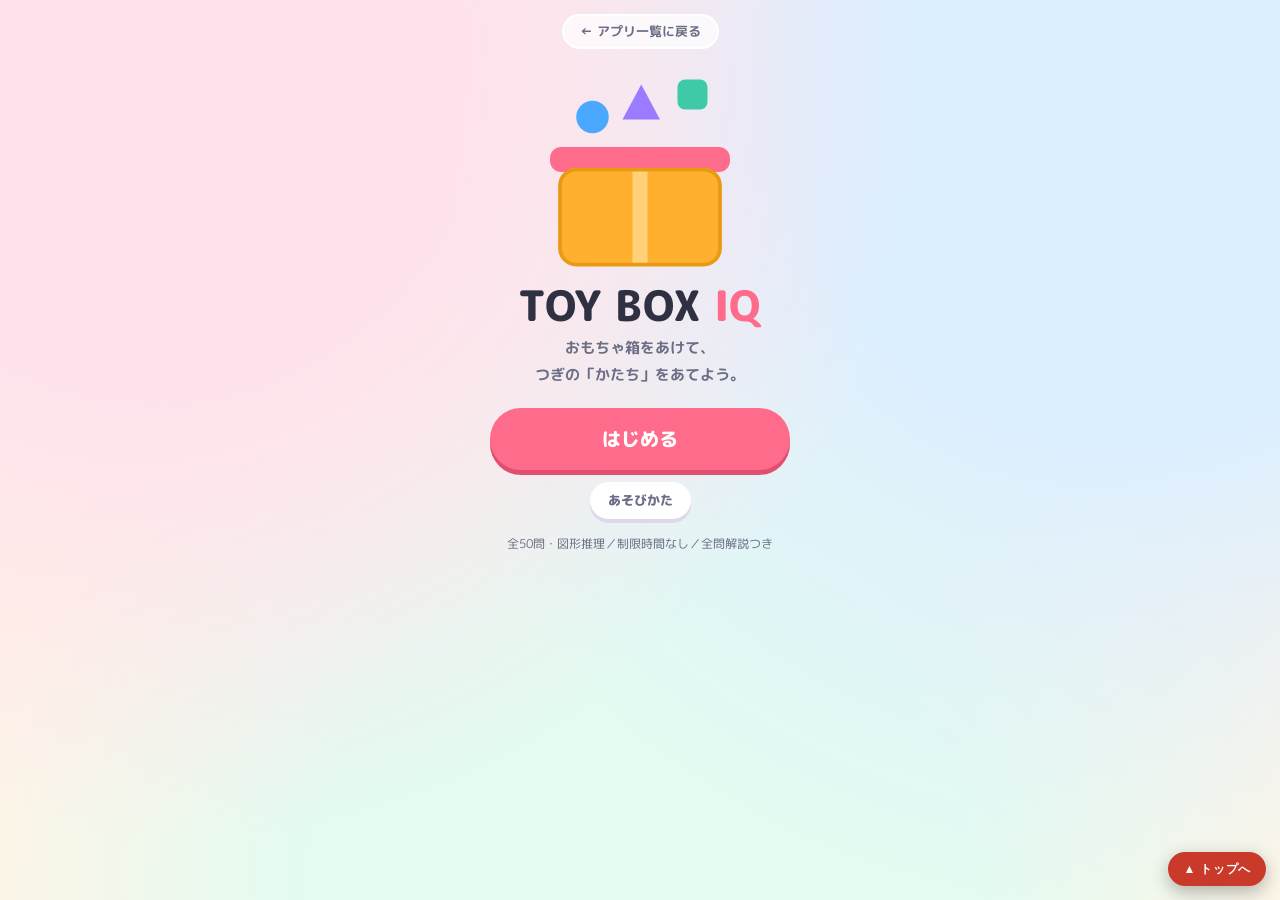
<file: toybox-iq.html>
<!DOCTYPE html>
<html lang="ja">
<head>
<meta charset="utf-8">
<meta name="viewport" content="width=device-width,initial-scale=1,viewport-fit=cover">
<title>TOY BOX IQ | 甲斐 巌夫</title>
<meta name="description" content="おもちゃ箱を開けるように、図形のきまりを見つけて「つぎのかたち」を当てる全50問の図形推理パズル。全問に解説つき。">
<link rel="icon" href="data:image/svg+xml,<svg xmlns='http://www.w3.org/2000/svg' viewBox='0 0 64 64'><rect width='64' height='64' rx='14' fill='%23ffb02e'/><rect x='13' y='28' width='38' height='24' rx='5' fill='%23fff8ec'/><rect x='10' y='17' width='44' height='12' rx='5' fill='%23ff6b8a'/><circle cx='32' cy='41' r='6' fill='%234aa8ff'/></svg>">
<link rel="preconnect" href="https://fonts.googleapis.com">
<link rel="preconnect" href="https://fonts.gstatic.com" crossorigin>
<link href="https://fonts.googleapis.com/css2?family=M+PLUS+Rounded+1c:wght@400;700;800&display=swap" rel="stylesheet">
<style>
:root{
  --ink:#2f3142; --ink2:#6b6e85; --line:#e3e2ee;
  --paper:#ffffff;
  --orange:#ffb02e; --pink:#ff6b8a; --blue:#4aa8ff; --mint:#3ec9a7; --purple:#9b7bff;
  --ok:#22b07d; --ng:#f2506b;
  --r:22px;
  --font:"M PLUS Rounded 1c",-apple-system,BlinkMacSystemFont,"Hiragino Kaku Gothic ProN","Noto Sans JP",sans-serif;
}
*{box-sizing:border-box;-webkit-tap-highlight-color:transparent}
html,body{margin:0;padding:0}
body{
  font-family:var(--font); color:var(--ink);
  background:#fff4e6;
  background-image:
    radial-gradient(circle at 12% 8%, #ffe2ec 0 22%, transparent 55%),
    radial-gradient(circle at 88% 12%, #dcefff 0 24%, transparent 58%),
    radial-gradient(circle at 50% 100%, #e3fbf1 0 30%, transparent 62%);
  background-attachment:fixed;
  min-height:100vh;
  -webkit-font-smoothing:antialiased;
}
.wrap{max-width:560px;margin:0 auto;padding:14px 14px 52px}

.backnav{text-align:center;margin-bottom:12px}
.backnav a{
  display:inline-block;font-size:13px;font-weight:700;color:var(--ink2);
  text-decoration:none;background:rgba(255,255,255,.72);
  border:2px solid rgba(255,255,255,.9);border-radius:999px;padding:6px 16px;
}
.backnav a:hover{color:var(--ink);background:#fff}

.screen{display:none;animation:fadeIn .28s ease both}
.screen.on{display:block}
@keyframes fadeIn{from{opacity:0;transform:translateY(8px)}to{opacity:1;transform:none}}

.btn{
  font-family:var(--font);font-weight:800;border:none;cursor:pointer;
  border-radius:999px;color:#fff;background:var(--pink);
  padding:14px 30px;font-size:17px;
  box-shadow:0 5px 0 #e04f70;transition:transform .08s ease,box-shadow .08s ease;
}
.btn:active{transform:translateY(4px);box-shadow:0 1px 0 #e04f70}
.btn.big{display:block;width:100%;max-width:300px;margin:0 auto 12px;font-size:19px;padding:17px 30px}
.btn.ghost{background:#fff;color:var(--ink2);box-shadow:0 4px 0 #ded9e8}
.btn.ghost:active{box-shadow:0 1px 0 #ded9e8}
.btn.small{padding:9px 18px;font-size:13px}
.btn.blue{background:var(--blue);box-shadow:0 5px 0 #2f87d8}
.btn.blue:active{box-shadow:0 1px 0 #2f87d8}

/* ===== start ===== */
#scStart{text-align:center;padding-top:6px}
.tbox{width:min(74%,250px);height:auto;display:block;margin:0 auto -6px}
.tbox .lid{transform-box:fill-box;transform-origin:0% 50%;animation:lid 3.2s ease-in-out infinite}
@keyframes lid{0%,100%{transform:rotate(0)}45%{transform:rotate(-17deg)}}
.tbox .pop1{animation:pop 3.2s ease-in-out infinite}
.tbox .pop2{animation:pop 3.2s ease-in-out .12s infinite}
.tbox .pop3{animation:pop 3.2s ease-in-out .24s infinite}
@keyframes pop{0%,100%{transform:translateY(26px);opacity:0}40%,70%{transform:translateY(0);opacity:1}}
.title{font-size:clamp(30px,9vw,42px);font-weight:800;letter-spacing:.02em;margin:6px 0 2px;line-height:1.1}
.title em{font-style:normal;color:var(--pink)}
.sub{margin:6px 0 20px;font-size:15px;color:var(--ink2);line-height:1.8;font-weight:700}
.meta{margin-top:16px;font-size:12px;color:var(--ink2)}
.resume{margin-top:14px;background:rgba(255,255,255,.8);border-radius:18px;padding:12px 14px}
.resume p{margin:0 0 8px;font-size:13px;font-weight:700;color:var(--ink2)}

.howcard{background:var(--paper);border-radius:var(--r);padding:20px 18px;box-shadow:0 8px 24px rgba(90,70,120,.10)}
.howcard h2{margin:0 0 12px;font-size:19px}
.howcard ol{margin:0;padding-left:1.25em;line-height:1.95;font-size:14.5px;color:#43455c}
.howcard li{margin-bottom:8px}
.howcard .tip{margin-top:14px;background:#fff6e6;border-radius:14px;padding:12px 14px;font-size:13px;line-height:1.8;color:#7a5b1e;font-weight:700}

/* ===== play ===== */
.hud{display:flex;align-items:center;gap:10px;margin-bottom:10px}
.qno{font-weight:800;font-size:17px;white-space:nowrap}
.qno i{font-style:normal;font-size:12px;color:var(--ink2);margin-left:1px}
.bar{flex:1;height:10px;border-radius:999px;background:rgba(255,255,255,.85);overflow:hidden}
.bar>div{height:100%;width:0;border-radius:999px;background:linear-gradient(90deg,var(--orange),var(--pink));transition:width .3s ease}
.time{font-size:13px;font-weight:700;color:var(--ink2);font-variant-numeric:tabular-nums;white-space:nowrap}
.tierTag{display:inline-block;font-size:11.5px;font-weight:800;color:#fff;padding:4px 12px;border-radius:999px;margin-bottom:8px;background:var(--mint)}

/* the puzzle panel — deliberately plain, black & white only */
.panel{background:var(--paper);border-radius:var(--r);padding:16px;box-shadow:0 8px 24px rgba(90,70,120,.10)}
.matrix{display:grid;grid-template-columns:repeat(3,1fr);gap:6px;max-width:330px;margin:0 auto}
.mcell{
  position:relative;aspect-ratio:1/1;background:#fbfbfd;
  border:1.5px solid var(--line);border-radius:10px;
  display:flex;align-items:center;justify-content:center;overflow:hidden;
}
.mcell.q{background:#fff6e6;border:2px dashed var(--orange)}
.mcell .qm{font-size:30px;font-weight:800;color:var(--orange)}
.mcell.q.filled{background:#eafaf3;border:2px solid var(--ok);animation:pop2 .35s ease}
@keyframes pop2{0%{transform:scale(.7)}60%{transform:scale(1.08)}100%{transform:scale(1)}}
.fig{width:100%;height:100%;display:block}

.ask{text-align:center;font-weight:800;font-size:14.5px;margin:16px 0 10px;color:var(--ink2)}
.opts{display:grid;grid-template-columns:repeat(4,1fr);gap:8px}
.opt{
  position:relative;aspect-ratio:1/1;padding:5px;cursor:pointer;
  background:var(--paper);border:2px solid transparent;border-radius:14px;
  box-shadow:0 4px 0 #e6e1ef;transition:transform .08s ease,box-shadow .08s ease;
}
.opt:active{transform:translateY(3px);box-shadow:0 1px 0 #e6e1ef}
.opt .onum{position:absolute;top:3px;left:5px;font-size:10px;font-weight:800;color:#c9c5d6}
.opt.ok{border-color:var(--ok);background:#eafaf3;box-shadow:0 4px 0 #9fdcc4;animation:pop2 .35s ease}
.opt.ng{border-color:var(--ng);background:#fdeef1;box-shadow:0 4px 0 #f3b4c0;animation:shake .35s ease}
.opt.show{border-color:var(--ok);background:#eafaf3;box-shadow:0 4px 0 #9fdcc4}
@keyframes shake{0%,100%{transform:translateX(0)}20%{transform:translateX(-6px)}40%{transform:translateX(6px)}60%{transform:translateX(-4px)}80%{transform:translateX(4px)}}
.opts.locked .opt{cursor:default}
.ctrl{display:flex;justify-content:space-between;gap:10px;margin-top:18px}

/* ===== result ===== */
.rescard{background:var(--paper);border-radius:var(--r);padding:22px 18px;box-shadow:0 8px 24px rgba(90,70,120,.10);text-align:center}
.badge{font-size:13px;font-weight:800;color:#fff;background:var(--purple);display:inline-block;padding:6px 18px;border-radius:999px;margin-bottom:14px}
.bigscore{font-size:clamp(46px,15vw,66px);font-weight:800;line-height:1;color:var(--pink)}
.bigscore small{font-size:17px;color:var(--ink2);margin-left:4px;font-weight:800}
.reslabel{font-size:13px;font-weight:800;color:var(--ink2);margin-bottom:4px}
.kpis{display:grid;grid-template-columns:repeat(3,1fr);gap:8px;margin:18px 0 6px}
.kpi{background:#f7f6fb;border-radius:14px;padding:11px 6px}
.kpi .v{font-size:18px;font-weight:800}
.kpi .k{font-size:10.5px;color:var(--ink2);font-weight:700;margin-top:2px}
.tiers{margin-top:18px;text-align:left}
.tiers h3{font-size:13px;margin:0 0 10px;color:var(--ink2)}
.trow{display:flex;align-items:center;gap:9px;margin-bottom:8px}
.trow .tn{font-size:12px;font-weight:800;width:5.6em;flex:none}
.trow .tb{flex:1;height:9px;border-radius:999px;background:#eeecf5;overflow:hidden}
.trow .tb>div{height:100%;border-radius:999px;background:var(--blue)}
.trow .tv{font-size:11.5px;font-weight:800;color:var(--ink2);width:3.4em;text-align:right;flex:none;font-variant-numeric:tabular-nums}
.disc{margin-top:18px;font-size:11.5px;line-height:1.75;color:#8d90a6;background:#f7f6fb;border-radius:14px;padding:11px 13px;text-align:left}
.resbtns{margin-top:18px;display:grid;gap:10px}

/* ===== explanations ===== */
.expl{margin-top:20px;text-align:left}
.chk{display:flex;align-items:center;gap:6px;font-size:12.5px;font-weight:700;color:var(--ink2);margin:12px 0}
.chk input{width:16px;height:16px}
.ex{border:1.5px solid var(--line);border-radius:16px;padding:12px;margin-bottom:12px;background:#fff}
.ex.ng{border-color:#f7c3cd}
.exHead{display:flex;align-items:center;gap:8px;font-weight:800;font-size:14px;margin-bottom:10px}
.exHead .tierTag{margin:0;font-size:10.5px;padding:3px 9px}
.exHead .mark{margin-left:auto;font-size:15px;font-weight:800}
.exHead .mark.ok{color:var(--ok)}
.exHead .mark.ng{color:var(--ng)}
.exBody{display:grid;grid-template-columns:138px 1fr;gap:12px;align-items:start}
@media(max-width:430px){.exBody{grid-template-columns:1fr}.exMat{max-width:200px}}
.exMat{display:grid;grid-template-columns:repeat(3,1fr);gap:3px}
.exMat .mcell{border-radius:6px}
.exMat .mcell.ans{background:#eafaf3;border:1.5px solid var(--ok)}
.exText{font-size:12.5px;line-height:1.75;color:#43455c}
.exText .lab{font-weight:800;color:var(--ink);margin-bottom:2px}
.exText ul{margin:2px 0 8px;padding-left:1.2em}
.exText li{margin-bottom:4px}
.exText .const{color:#8d90a6;font-size:11.5px}
.exAns{display:flex;gap:16px;align-items:flex-start;margin-top:8px}
.exAns .f{width:46px;height:46px;border:1.5px solid var(--line);border-radius:8px;background:#fbfbfd;overflow:hidden}
.exAns .f.ok{border-color:var(--ok);background:#eafaf3}
.exAns .f.ng{border-color:var(--ng);background:#fdeef1}
.exAns .lb{font-size:10.5px;font-weight:800;color:var(--ink2);text-align:center;margin-top:3px}
.exEmpty{font-size:13px;font-weight:700;color:var(--ok);text-align:center;padding:12px}
</style>
</head>
<body>

<svg id="svgdefs" width="0" height="0" style="position:absolute" aria-hidden="true"><defs></defs></svg>

<div class="wrap">
  <div class="backnav"><a href="./">← アプリ一覧に戻る</a></div>

  <!-- ========== START ========== -->
  <section id="scStart" class="screen on">
    <svg class="tbox" viewBox="0 0 200 172">
      <circle class="pop1" cx="62" cy="40" r="13" fill="#4aa8ff"/>
      <path   class="pop2" d="M101,14 L116,42 L86,42 Z" fill="#9b7bff"/>
      <rect   class="pop3" x="130" y="10" width="24" height="24" rx="6" fill="#3ec9a7"/>
      <g class="lid"><rect x="28" y="64" width="144" height="20" rx="9" fill="#ff6b8a"/></g>
      <rect x="36" y="82" width="128" height="76" rx="13" fill="#ffb02e"/>
      <rect x="94" y="82" width="12" height="76" fill="#ffd27a"/>
      <rect x="36" y="82" width="128" height="76" rx="13" fill="none" stroke="#e79a12" stroke-width="3"/>
    </svg>
    <h1 class="title">TOY BOX <em>IQ</em></h1>
    <p class="sub">おもちゃ箱をあけて、<br>つぎの「かたち」をあてよう。</p>
    <button class="btn big" id="btnStart">はじめる</button>
    <button class="btn ghost small" id="btnHow">あそびかた</button>
    <div class="resume" id="resume" hidden>
      <p>とちゅうのゲームがあります（Q<span id="resumeQ">1</span>）</p>
      <button class="btn blue small" id="btnResume">つづきから</button>
    </div>
    <p class="meta">全50問・図形推理／制限時間なし／全問解説つき</p>
  </section>

  <!-- ========== HOW ========== -->
  <section id="scHow" class="screen">
    <div class="howcard">
      <h2>あそびかた</h2>
      <ol>
        <li>3×3のマスに、かたちが ならんでいます。</li>
        <li>たて・よこに かならず「きまり」があります。</li>
        <li>右下の <b>？</b> に入るかたちを、下の8つから えらびます。</li>
        <li>きまりは「かたち」「ぬり方」「数」「むき」「大きさ」のどれか、またはその組み合わせ。</li>
        <li>Q1から だんだん むずかしくなり、Q48〜50は最難関です。</li>
        <li>おわったあと、全問の解説が見られます。</li>
      </ol>
      <div class="tip">ヒント：まず「1行目 → 2行目」で何が変わったかを見ると、きまりが見つけやすいです。</div>
      <div class="resbtns"><button class="btn" id="btnHowBack">とじる</button></div>
    </div>
  </section>

  <!-- ========== PLAY ========== -->
  <section id="scPlay" class="screen">
    <div class="hud">
      <div class="qno">Q<span id="qNo">1</span><i>/50</i></div>
      <div class="bar"><div id="barFill"></div></div>
      <div class="time" id="time">0:00</div>
    </div>
    <div class="tierTag" id="tierTag">やさしい</div>
    <div class="panel"><div class="matrix" id="matrix"></div></div>
    <p class="ask">？ に入るのは どれ？</p>
    <div class="opts" id="opts"></div>
    <div class="ctrl">
      <button class="btn ghost small" id="btnQuit">やめる</button>
      <button class="btn ghost small" id="btnSound">🔊 音 ON</button>
    </div>
  </section>

  <!-- ========== RESULT ========== -->
  <section id="scResult" class="screen">
    <div class="rescard">
      <div class="badge" id="rBadge">みならい</div>
      <div class="reslabel">スコア</div>
      <div class="bigscore"><span id="rScore">0</span><small>/ <span id="rMax">182</span></small></div>
      <div class="kpis">
        <div class="kpi"><div class="v" id="rCorrect">0/50</div><div class="k">正解数</div></div>
        <div class="kpi"><div class="v" id="rRate">0%</div><div class="k">正答率</div></div>
        <div class="kpi"><div class="v" id="rTime">0:00</div><div class="k">かかった時間</div></div>
      </div>
      <div class="tiers">
        <h3>難易度べつの正解</h3>
        <div id="rTiers"></div>
      </div>

      <div class="expl">
        <button class="btn blue small" id="btnExpl" style="width:100%">全50問の解説を見る</button>
        <div id="explBox" hidden>
          <label class="chk"><input type="checkbox" id="onlyWrong" checked> まちがえた問題だけ表示</label>
          <div id="explList"></div>
        </div>
      </div>

      <div class="disc">
        ※ このスコアはIQ値ではありません。図形推理（マトリックス課題）の正答傾向を、難易度で重みづけして点数化したものです。
      </div>
      <div class="resbtns">
        <button class="btn" id="btnAgain">もう一度（同じ50問）</button>
        <button class="btn blue" id="btnNewSet">新しい50問に挑戦</button>
        <button class="btn ghost small" id="btnHome">タイトルへ</button>
      </div>
    </div>
  </section>
</div>

<script>
(function(){
"use strict";

/* ============================================================
   0. utils
   ============================================================ */
function mulberry32(a){
  return function(){
    a|=0; a=a+0x6D2B79F5|0;
    let t=Math.imul(a^a>>>15,1|a);
    t=t+Math.imul(t^t>>>7,61|t)^t;
    return ((t^t>>>14)>>>0)/4294967296;
  };
}
function sample(rng,arr,n){
  const a=arr.slice();
  for(let i=a.length-1;i>0;i--){const j=Math.floor(rng()*(i+1));const t=a[i];a[i]=a[j];a[j]=t;}
  return a.slice(0,n);
}
function shuffle(rng,arr){ return sample(rng,arr,arr.length); }
function pickOne(rng,arr){ return arr[Math.floor(rng()*arr.length)]; }
function $(id){ return document.getElementById(id); }

/* ============================================================
   1. figure vocabulary  (black & white only)
   ============================================================ */
const INK = '#2f3142';
const SHAPES = ['circle','square','triangle','diamond','hexagon','star','cross','arrow'];
const SHAPE_JA = ['丸','四角','三角','ひし形','六角形','星','十字','矢印'];
const FILLS  = ['solid','open','half','hatch'];
const FILL_JA = ['ぬりつぶし','線だけ','半分ぬり','しましま'];
const SIZES  = [0.74,1,1.24];
const SIZE_JA = ['小','中','大'];
const ROT_JA = ['上向き','右向き','下向き','左向き'];
const ROTSAFE = [2,7];               // triangle / arrow : rotation is clearly visible

const DOM = {
  shape:[0,1,2,3,4,5,6,7],
  fill :[0,1,2,3],
  size :[0,1,2],
  rot  :[0,1,2,3],                   // 0/90/180/270 deg clockwise
  count:[1,2,3,4]
};
const ATTRS = ['shape','fill','count','rot','size'];
const ATTR_JA = {shape:'かたち',fill:'ぬり方',count:'数',rot:'むき',size:'大きさ'};

(function buildDefs(){
  $('svgdefs').firstChild.innerHTML =
    '<linearGradient id="hg" x1="0" y1="0" x2="1" y2="0">'
    + '<stop offset="50%" stop-color="'+INK+'"/><stop offset="50%" stop-color="'+INK+'" stop-opacity="0"/>'
    + '</linearGradient>'
    + '<pattern id="hp" width="9" height="9" patternUnits="userSpaceOnUse" patternTransform="rotate(45)">'
    + '<line x1="0" y1="0" x2="0" y2="9" stroke="'+INK+'" stroke-width="4"/>'
    + '</pattern>';
})();

function ring(cx,cy,r,n,start){
  const a=[];
  for(let i=0;i<n;i++){ const t=start+i*2*Math.PI/n; a.push([cx+r*Math.cos(t), cy+r*Math.sin(t)]); }
  return a;
}
function poly(pts){
  return 'M'+pts.map(function(p){return p[0].toFixed(2)+','+p[1].toFixed(2);}).join('L')+'Z';
}
function shapeD(shape,cx,cy,r){
  const S=-Math.PI/2;
  switch(shape){
    case 'circle':  return 'M'+(cx-r)+','+cy+'a'+r+','+r+' 0 1,0 '+(2*r)+',0a'+r+','+r+' 0 1,0 '+(-2*r)+',0Z';
    case 'square':  { const s=r*0.84; return poly([[cx-s,cy-s],[cx+s,cy-s],[cx+s,cy+s],[cx-s,cy+s]]); }
    case 'diamond': return poly(ring(cx,cy,r,4,S));
    case 'triangle':return poly(ring(cx,cy,r*1.05,3,S));
    case 'hexagon': return poly(ring(cx,cy,r,6,S));
    case 'star':    { const p=[]; for(let i=0;i<10;i++){ const t=S+i*Math.PI/5, rr=(i%2)?r*0.44:r; p.push([cx+rr*Math.cos(t),cy+rr*Math.sin(t)]); } return poly(p); }
    case 'cross':   { const a=r*0.33,b=r*0.96; return poly([[cx-a,cy-b],[cx+a,cy-b],[cx+a,cy-a],[cx+b,cy-a],[cx+b,cy+a],[cx+a,cy+a],[cx+a,cy+b],[cx-a,cy+b],[cx-a,cy+a],[cx-b,cy+a],[cx-b,cy-a],[cx-a,cy-a]]); }
    case 'arrow':   { const w=r*0.38,h=r; return poly([[cx,cy-h],[cx+h*0.84,cy+h*0.14],[cx+w,cy+h*0.14],[cx+w,cy+h],[cx-w,cy+h],[cx-w,cy+h*0.14],[cx-h*0.84,cy+h*0.14]]); }
  }
  return '';
}
function fillAttrs(fillIdx){
  switch(FILLS[fillIdx]){
    case 'solid': return 'fill="'+INK+'" stroke="none"';
    case 'open':  return 'fill="none" stroke="'+INK+'" stroke-width="7" stroke-linejoin="round"';
    case 'half':  return 'fill="url(#hg)" stroke="'+INK+'" stroke-width="5" stroke-linejoin="round"';
    case 'hatch': return 'fill="url(#hp)" stroke="'+INK+'" stroke-width="5" stroke-linejoin="round"';
  }
  return '';
}
const LAYOUT = {1:[[50,50]],2:[[28,50],[72,50]],3:[[50,26],[27,70],[73,70]],4:[[29,29],[71,29],[29,71],[71,71]]};
const BASER  = {1:33,2:21,3:21,4:20};

function cellSVG(cell){
  const pos=LAYOUT[cell.count], r=BASER[cell.count]*SIZES[cell.size];
  const fa=fillAttrs(cell.fill), deg=cell.rot*90;
  let inner='';
  for(let i=0;i<pos.length;i++){
    const x=pos[i][0], y=pos[i][1];
    inner+='<g transform="rotate('+deg+' '+x+' '+y+')"><path d="'+shapeD(SHAPES[cell.shape],x,y,r)+'" '+fa+'/></g>';
  }
  return '<svg class="fig" viewBox="0 0 100 100" aria-hidden="true">'+inner+'</svg>';
}
function key(c){ return c.shape+'|'+c.fill+'|'+c.count+'|'+c.rot+'|'+c.size; }
function clone(c){ const o={}; ATTRS.forEach(function(k){ o[k]=c[k]; }); return o; }
function normalize(c){ if(c.count>=3 && c.size===2) c.size=1; return c; }

/* ============================================================
   2. rule engine — every rule returns a 3x3 grid of values
   ============================================================ */
function transpose(g){ return [0,1,2].map(function(r){ return [0,1,2].map(function(c){ return g[c][r]; }); }); }

const RULE = {
  rowConst:function(rng,attr){ const v=sample(rng,DOM[attr],3);
    return [[v[0],v[0],v[0]],[v[1],v[1],v[1]],[v[2],v[2],v[2]]]; },
  colConst:function(rng,attr){ const v=sample(rng,DOM[attr],3);
    return [v.slice(),v.slice(),v.slice()]; },
  latin:function(rng,attr){ const v=sample(rng,DOM[attr],3);
    return [0,1,2].map(function(r){ return [0,1,2].map(function(c){ return v[(r+c)%3]; }); }); },
  latinAnti:function(rng,attr){ const v=sample(rng,DOM[attr],3);
    return [0,1,2].map(function(r){ return [0,1,2].map(function(c){ return v[(r-c+3)%3]; }); }); },
  progRow:function(rng,attr){
    if(attr==='count'){
      return [0,1,2].map(function(){ const b=1+Math.floor(rng()*2); return [b,b+1,b+2]; });
    }
    if(attr==='size'){                       // never wraps: S→M→L or L→M→S
      const up = rng()<0.5;
      return [0,1,2].map(function(){ return up?[0,1,2]:[2,1,0]; });
    }
    const d=DOM[attr], n=d.length;           // rot: cyclic +90°
    return [0,1,2].map(function(){ const b=Math.floor(rng()*n); return [0,1,2].map(function(c){ return d[(b+c)%n]; }); });
  },
  progCol:function(rng,attr){ return transpose(RULE.progRow(rng,attr)); },
  sumRow:function(rng,attr){
    if(attr==='count'){
      return [0,1,2].map(function(){ const a=1+Math.floor(rng()*2), b=1+Math.floor(rng()*2); return [a,b,a+b]; });
    }
    const d=DOM[attr], n=d.length;
    return [0,1,2].map(function(){
      const a=Math.floor(rng()*n), b=Math.floor(rng()*n);
      return [d[a],d[b],d[(a+b)%n]];
    });
  },
  sumCol:function(rng,attr){ return transpose(RULE.sumRow(rng,attr)); }
};

/* ============================================================
   3. the 50-question difficulty ladder (black & white)
      design constraints:
        - rot track  → shape is fixed to triangle/arrow (rotation must be visible)
        - size track → never combined with a count track (3-4 figures can't grow)
   ============================================================ */
const TIERNAME = {1:'やさしい',2:'かんたん',3:'ふつう',4:'むずかしい',5:'とても むずかしい',6:'超難問',7:'最難関'};
const TIERCOL  = {1:'#3ec9a7',2:'#3ec9a7',3:'#4aa8ff',4:'#9b7bff',5:'#ffb02e',6:'#ff6b8a',7:'#e0304f'};

const PLAN = [
  { n:3, tier:1, tracks:[['shape',['rowConst','colConst']]] },
  { n:3, tier:1, tracks:[['fill' ,['rowConst','colConst']]] },
  { n:4, tier:2, tracks:[['count',['progRow','progCol','rowConst']]] },
  { n:4, tier:2, tracks:[['shape',['latin','latinAnti']]] },
  { n:5, tier:3, tracks:[['shape',['rowConst','latin']],['fill',['colConst','latinAnti']]] },
  { n:5, tier:3, tracks:[['count',['progRow','progCol','latin']],['shape',['rowConst','colConst','latin']]] },
  { n:5, tier:4, tracks:[['rot'  ,['progRow','progCol','latin']],['fill',['latin','colConst']]] },
  { n:5, tier:4, tracks:[['shape',['latin','colConst']],['fill',['latin','rowConst']],['size',['progRow','rowConst']]] },
  { n:5, tier:5, tracks:[['shape',['latin']],['fill',['latinAnti']],['count',['progRow','progCol']]] },
  { n:4, tier:5, tracks:[['count',['sumRow']],['fill',['latin','colConst']],['shape',['latinAnti','rowConst']]] },
  { n:4, tier:6, tracks:[['rot'  ,['sumRow','progRow']],['fill',['latin']],['size',['progRow','latinAnti']]] },
  { n:3, tier:7, tracks:[['count',['sumRow']],['rot',['sumRow','sumCol']],['fill',['latinAnti']]] }
];
function specList(){ const out=[]; PLAN.forEach(function(p){ for(let i=0;i<p.n;i++) out.push(p); }); return out; }

/* ============================================================
   4. question generation
   ============================================================ */
function genQuestion(rng, spec){
  const attrs = spec.tracks.map(function(t){ return t[0]; });
  const hasRot = attrs.indexOf('rot')>=0;

  const base={};
  if(attrs.indexOf('shape')<0) base.shape = hasRot ? pickOne(rng,ROTSAFE) : pickOne(rng,DOM.shape);
  if(attrs.indexOf('fill') <0) base.fill  = pickOne(rng,DOM.fill);
  if(attrs.indexOf('count')<0) base.count = 1+Math.floor(rng()*2);
  if(attrs.indexOf('rot')  <0) base.rot   = 0;
  if(attrs.indexOf('size') <0) base.size  = 1;

  const grids={}, tracks=[];
  spec.tracks.forEach(function(t){
    const attr=t[0], rule=pickOne(rng,t[1]);
    tracks.push({attr:attr, rule:rule});
    grids[attr]=RULE[rule](rng,attr);
  });

  const grid=[];
  for(let r=0;r<3;r++){
    const row=[];
    for(let c=0;c<3;c++){
      const cell={};
      ATTRS.forEach(function(a){ cell[a] = (a in grids) ? grids[a][r][c] : base[a]; });
      row.push(normalize(cell));
    }
    grid.push(row);
  }

  const built = buildOptions(rng, grid, attrs, spec.tier);
  return { grid:grid, opts:built.opts, correct:built.correct, tier:spec.tier, tracks:tracks, varying:attrs };
}

function buildOptions(rng, grid, varying, tier){
  const ans = grid[2][2];
  const seen = {}; seen[key(ans)] = true;

  const near=[];
  varying.forEach(function(a){
    DOM[a].forEach(function(v){ if(v===ans[a]) return; const c=clone(ans); c[a]=v; near.push(normalize(c)); });
  });
  const neigh=[grid[2][1],grid[1][2],grid[1][1],grid[0][2],grid[2][0]].map(clone);
  const far=[];
  ATTRS.forEach(function(a){
    if(varying.indexOf(a)>=0) return;
    DOM[a].forEach(function(v){ if(v===ans[a]) return; const c=clone(ans); c[a]=v; far.push(normalize(c)); });
  });

  let pool;
  if(tier>=5) pool = shuffle(rng,near).concat(shuffle(rng,neigh), shuffle(rng,far));
  else        pool = shuffle(rng,neigh).slice(0,2).concat(shuffle(rng,near), shuffle(rng,far));

  const out=[];
  for(let i=0;i<pool.length && out.length<7;i++){
    const k=key(pool[i]); if(seen[k]) continue; seen[k]=true; out.push(pool[i]);
  }
  const opts = shuffle(rng,[ans].concat(out));
  let correct=-1;
  for(let i=0;i<opts.length;i++){ if(key(opts[i])===key(ans)){ correct=i; break; } }
  return { opts:opts, correct:correct };
}

function buildAll(seed){
  const rng=mulberry32(seed), specs=specList(), qs=[];
  for(let i=0;i<specs.length;i++) qs.push(genQuestion(rng, specs[i]));
  return qs;
}

/* ============================================================
   5. explanations
   ============================================================ */
function valJa(attr,v){
  switch(attr){
    case 'shape': return SHAPE_JA[v];
    case 'fill':  return FILL_JA[v];
    case 'count': return v+'個';
    case 'rot':   return ROT_JA[v];
    case 'size':  return SIZE_JA[v];
  }
  return String(v);
}
function progWord(a,x,y){
  if(a==='count') return '1つずつ増える';
  if(a==='rot')   return '時計回りに90°ずつ回る';
  if(a==='size')  return (y>x) ? '1段階ずつ大きくなる' : '1段階ずつ小さくなる';
  return '1つずつ変わる';
}
function sumWord(a,tgt,p1,p2,x,y,z){
  if(a==='count') return '数は「'+tgt+' ＝ '+p1+' ＋ '+p2+'」。？は '+x+' ＋ '+y+' ＝ <b>'+z+'個</b>。';
  if(a==='rot'){
    const tot=(x+y)*90;
    const s = tot>=360 ? tot+'° → '+(z*90)+'°（360°で一周）' : tot+'°';
    return 'むきは「'+tgt+' ＝ '+p1+'の回転 ＋ '+p2+'の回転」。？は '+(x*90)+'° ＋ '+(y*90)+'° ＝ '+s+' → <b>'+ROT_JA[z]+'</b>。';
  }
  return ATTR_JA[a]+'は '+tgt+' ＝ '+p1+' ＋ '+p2+'。';
}
function explain(q){
  const g=q.grid, lines=[];
  q.tracks.forEach(function(t){
    const a=t.attr, A=ATTR_JA[a];
    const v=function(r,c){ return g[r][c][a]; };
    const J=function(x){ return valJa(a,x); };
    switch(t.rule){
      case 'rowConst':
        lines.push(A+'は<b>横の行ごとに同じ</b>（上から '+J(v(0,0))+'・'+J(v(1,0))+'・'+J(v(2,0))+'）。？の行は <b>'+J(v(2,2))+'</b>。'); break;
      case 'colConst':
        lines.push(A+'は<b>たての列ごとに同じ</b>（左から '+J(v(0,0))+'・'+J(v(0,1))+'・'+J(v(0,2))+'）。？の列は <b>'+J(v(2,2))+'</b>。'); break;
      case 'latin': case 'latinAnti':
        lines.push(A+'は<b>どの行・どの列にも '+J(v(0,0))+'・'+J(v(0,1))+'・'+J(v(0,2))+' が1つずつ</b>。？の行にまだ無いのは <b>'+J(v(2,2))+'</b>。'); break;
      case 'progRow':
        lines.push(A+'は<b>右へ行くほど'+progWord(a,v(2,0),v(2,1))+'</b>。？は <b>'+J(v(2,2))+'</b>。'); break;
      case 'progCol':
        lines.push(A+'は<b>下へ行くほど'+progWord(a,v(0,2),v(1,2))+'</b>。？は <b>'+J(v(2,2))+'</b>。'); break;
      case 'sumRow':
        lines.push(sumWord(a,'3列目','1列目','2列目',v(2,0),v(2,1),v(2,2))); break;
      case 'sumCol':
        lines.push(sumWord(a,'3行目','1行目','2行目',v(0,2),v(1,2),v(2,2))); break;
    }
  });
  const consts = ATTRS.filter(function(a){ return q.varying.indexOf(a)<0; }).map(function(a){ return ATTR_JA[a]; });
  return { lines:lines, consts:consts };
}

/* ============================================================
   6. game state
   ============================================================ */
const STD_SEED = 20260914;
const SAVE_KEY = 'toyboxiq_v2';
const TIER_BANDS = [
  {name:'やさしい', tiers:[1,2]},
  {name:'ふつう',   tiers:[3]},
  {name:'むずかしい',tiers:[4]},
  {name:'難問',     tiers:[5,6]},
  {name:'最難関',   tiers:[7]}
];

let QS=[], idx=0, results=[], chosen=[], locked=false, seed=STD_SEED;
let t0=0, elapsed=0, timer=null, soundOn=true, audio=null;

function maxScore(){ return QS.reduce(function(s,q){ return s+q.tier; },0); }

function save(){
  try{ localStorage.setItem(SAVE_KEY, JSON.stringify({seed:seed, idx:idx, results:results, chosen:chosen, elapsed:elapsed+(Date.now()-t0)})); }catch(e){}
}
function loadSave(){
  try{
    const raw=localStorage.getItem(SAVE_KEY); if(!raw) return null;
    const d=JSON.parse(raw);
    if(typeof d.idx!=='number' || d.idx<=0 || d.idx>=50) return null;
    return d;
  }catch(e){ return null; }
}
function clearSave(){ try{ localStorage.removeItem(SAVE_KEY); }catch(e){} }

function beep(ok){
  if(!soundOn) return;
  try{
    if(!audio) audio=new (window.AudioContext||window.webkitAudioContext)();
    const notes = ok ? [660,990] : [300,220];
    notes.forEach(function(f,i){
      const o=audio.createOscillator(), g=audio.createGain();
      o.type='sine'; o.frequency.value=f;
      const t=audio.currentTime+i*0.09;
      g.gain.setValueAtTime(0.0001,t);
      g.gain.exponentialRampToValueAtTime(0.14,t+0.01);
      g.gain.exponentialRampToValueAtTime(0.0001,t+0.16);
      o.connect(g); g.connect(audio.destination);
      o.start(t); o.stop(t+0.18);
    });
  }catch(e){}
}

function show(id){
  ['scStart','scHow','scPlay','scResult'].forEach(function(s){ $(s).classList.toggle('on', s===id); });
  window.scrollTo(0,0);
}
function fmtTime(ms){ const s=Math.floor(ms/1000); return Math.floor(s/60)+':'+String(s%60).padStart(2,'0'); }
function tick(){ $('time').textContent=fmtTime(elapsed+(Date.now()-t0)); }

function renderQ(){
  const q=QS[idx];
  $('qNo').textContent=idx+1;
  $('barFill').style.width=(idx/QS.length*100)+'%';
  const tag=$('tierTag'); tag.textContent=TIERNAME[q.tier]; tag.style.background=TIERCOL[q.tier];

  const m=$('matrix'); m.innerHTML='';
  for(let r=0;r<3;r++)for(let c=0;c<3;c++){
    const d=document.createElement('div');
    if(r===2&&c===2){ d.className='mcell q'; d.id='qCell'; d.innerHTML='<span class="qm">？</span>'; }
    else { d.className='mcell'; d.innerHTML=cellSVG(q.grid[r][c]); }
    m.appendChild(d);
  }
  const o=$('opts'); o.innerHTML=''; o.classList.remove('locked');
  q.opts.forEach(function(cell,i){
    const b=document.createElement('button');
    b.className='opt'; b.type='button'; b.setAttribute('aria-label','選択肢 '+(i+1));
    b.innerHTML=cellSVG(cell)+'<span class="onum">'+(i+1)+'</span>';
    b.addEventListener('click',function(){ answer(i); });
    o.appendChild(b);
  });
  locked=false;
}

function answer(i){
  if(locked) return; locked=true;
  const q=QS[idx], ok=(i===q.correct);
  results[idx]=ok; chosen[idx]=i;

  const btns=document.querySelectorAll('.opt');
  $('opts').classList.add('locked');
  btns[i].classList.add(ok?'ok':'ng');
  if(!ok && btns[q.correct]) btns[q.correct].classList.add('show');
  const qc=$('qCell'); if(qc){ qc.classList.add('filled'); qc.innerHTML=cellSVG(q.grid[2][2]); }

  beep(ok); save();
  setTimeout(function(){
    idx++;
    if(idx>=QS.length) finish(); else { renderQ(); save(); }
  }, ok?640:1050);
}

function startGame(newSeed, resumeData){
  seed=newSeed; QS=buildAll(seed);
  if(resumeData){ idx=resumeData.idx; results=resumeData.results||[]; chosen=resumeData.chosen||[]; elapsed=resumeData.elapsed||0; }
  else { idx=0; results=[]; chosen=[]; elapsed=0; }
  t0=Date.now();
  if(timer) clearInterval(timer);
  timer=setInterval(tick,500); tick();
  show('scPlay'); renderQ();
  try{ if(!audio) audio=new (window.AudioContext||window.webkitAudioContext)(); if(audio.state==='suspended') audio.resume(); }catch(e){}
}

function finish(){
  if(timer){ clearInterval(timer); timer=null; }
  const total=elapsed+(Date.now()-t0);
  clearSave();

  let score=0, correct=0;
  QS.forEach(function(q,i){ if(results[i]){ score+=q.tier; correct++; } });
  const rate=Math.round(correct/QS.length*100);

  $('rScore').textContent=score; $('rMax').textContent=maxScore();
  $('rCorrect').textContent=correct+'/'+QS.length;
  $('rRate').textContent=rate+'%'; $('rTime').textContent=fmtTime(total);

  let badge='みならい';
  if(rate>=95) badge='おもちゃ箱マスター';
  else if(rate>=85) badge='ゴールドブロック';
  else if(rate>=70) badge='シルバーギア';
  else if(rate>=50) badge='ブロンズパーツ';
  $('rBadge').textContent=badge;

  let html='';
  TIER_BANDS.forEach(function(band){
    let n=0,c=0;
    QS.forEach(function(q,i){ if(band.tiers.indexOf(q.tier)<0) return; n++; if(results[i]) c++; });
    const pct=n?Math.round(c/n*100):0;
    html+='<div class="trow"><div class="tn">'+band.name+'</div><div class="tb"><div style="width:'+pct+'%"></div></div><div class="tv">'+c+'/'+n+'</div></div>';
  });
  $('rTiers').innerHTML=html;

  $('explBox').hidden=true; $('explList').innerHTML='';
  $('btnExpl').textContent='全50問の解説を見る';
  show('scResult');
}

function renderExpl(){
  const onlyWrong=$('onlyWrong').checked;
  let html='', shown=0;
  QS.forEach(function(q,i){
    const ok=!!results[i];
    if(onlyWrong && ok) return;
    shown++;
    const ex=explain(q);
    let mat='';
    for(let r=0;r<3;r++)for(let c=0;c<3;c++){
      const isAns=(r===2&&c===2);
      mat+='<div class="mcell'+(isAns?' ans':'')+'">'+cellSVG(q.grid[r][c])+'</div>';
    }
    const my = (typeof chosen[i]==='number') ? q.opts[chosen[i]] : null;
    html+='<div class="ex '+(ok?'ok':'ng')+'">'
      +'<div class="exHead">Q'+(i+1)+' <span class="tierTag" style="background:'+TIERCOL[q.tier]+'">'+TIERNAME[q.tier]+'</span>'
      +'<span class="mark '+(ok?'ok':'ng')+'">'+(ok?'○ 正解':'✕ まちがい')+'</span></div>'
      +'<div class="exBody"><div class="exMat">'+mat+'</div>'
      +'<div class="exText"><div class="lab">きまり</div><ul>'
      + ex.lines.map(function(l){ return '<li>'+l+'</li>'; }).join('')
      +'</ul>'
      + (ex.consts.length ? '<div class="const">ほかの要素（'+ex.consts.join('・')+'）は全部同じ。</div>' : '')
      +'<div class="exAns">'
      +  '<div><div class="f ok">'+cellSVG(q.grid[2][2])+'</div><div class="lb">正解 '+(q.correct+1)+'</div></div>'
      +  (my && !ok ? '<div><div class="f ng">'+cellSVG(my)+'</div><div class="lb">あなた '+(chosen[i]+1)+'</div></div>' : '')
      +'</div></div></div></div>';
  });
  if(!shown) html='<div class="exEmpty">まちがえた問題はありません。全問正解！</div>';
  $('explList').innerHTML=html;
}

/* ---- wiring ---- */
$('btnStart').addEventListener('click',function(){ clearSave(); startGame(STD_SEED,null); });
$('btnHow').addEventListener('click',function(){ show('scHow'); });
$('btnHowBack').addEventListener('click',function(){ show('scStart'); });
$('btnResume').addEventListener('click',function(){ const d=loadSave(); if(d) startGame(d.seed||STD_SEED,d); else startGame(STD_SEED,null); });
$('btnQuit').addEventListener('click',function(){ save(); if(timer){ clearInterval(timer); timer=null; } refreshResume(); show('scStart'); });
$('btnSound').addEventListener('click',function(){ soundOn=!soundOn; this.textContent = soundOn ? '🔊 音 ON' : '🔇 音 OFF'; });
$('btnAgain').addEventListener('click',function(){ startGame(seed,null); });
$('btnNewSet').addEventListener('click',function(){ startGame(Math.floor(Math.random()*1e9),null); });
$('btnHome').addEventListener('click',function(){ refreshResume(); show('scStart'); });
$('btnExpl').addEventListener('click',function(){
  const box=$('explBox');
  box.hidden=!box.hidden;
  this.textContent = box.hidden ? '全50問の解説を見る' : '解説をとじる';
  if(!box.hidden) renderExpl();
});
$('onlyWrong').addEventListener('change',renderExpl);

function refreshResume(){
  const d=loadSave();
  if(d){ $('resume').hidden=false; $('resumeQ').textContent=d.idx+1; } else { $('resume').hidden=true; }
}
refreshResume();

window.__TBIQ = { buildAll:buildAll, key:key, specList:specList, explain:explain, STD_SEED:STD_SEED };

})();
</script>
<!-- to-top -->
<style>.to-top-fab{position:fixed;right:14px;bottom:14px;z-index:999;background:#c93a2b;color:#fff;text-decoration:none;font:700 12px/1 "Hiragino Kaku Gothic ProN","Yu Gothic",sans-serif;letter-spacing:.06em;padding:11px 15px;border-radius:999px;box-shadow:0 6px 18px rgba(0,0,0,.28)}.to-top-fab:hover{opacity:.9}@media(max-width:700px){.to-top-fab.fy{bottom:78px}}</style>
<a class="to-top-fab" href="./" aria-label="トップページへ戻る">▲ トップへ</a>
</body>
</html>
</file>
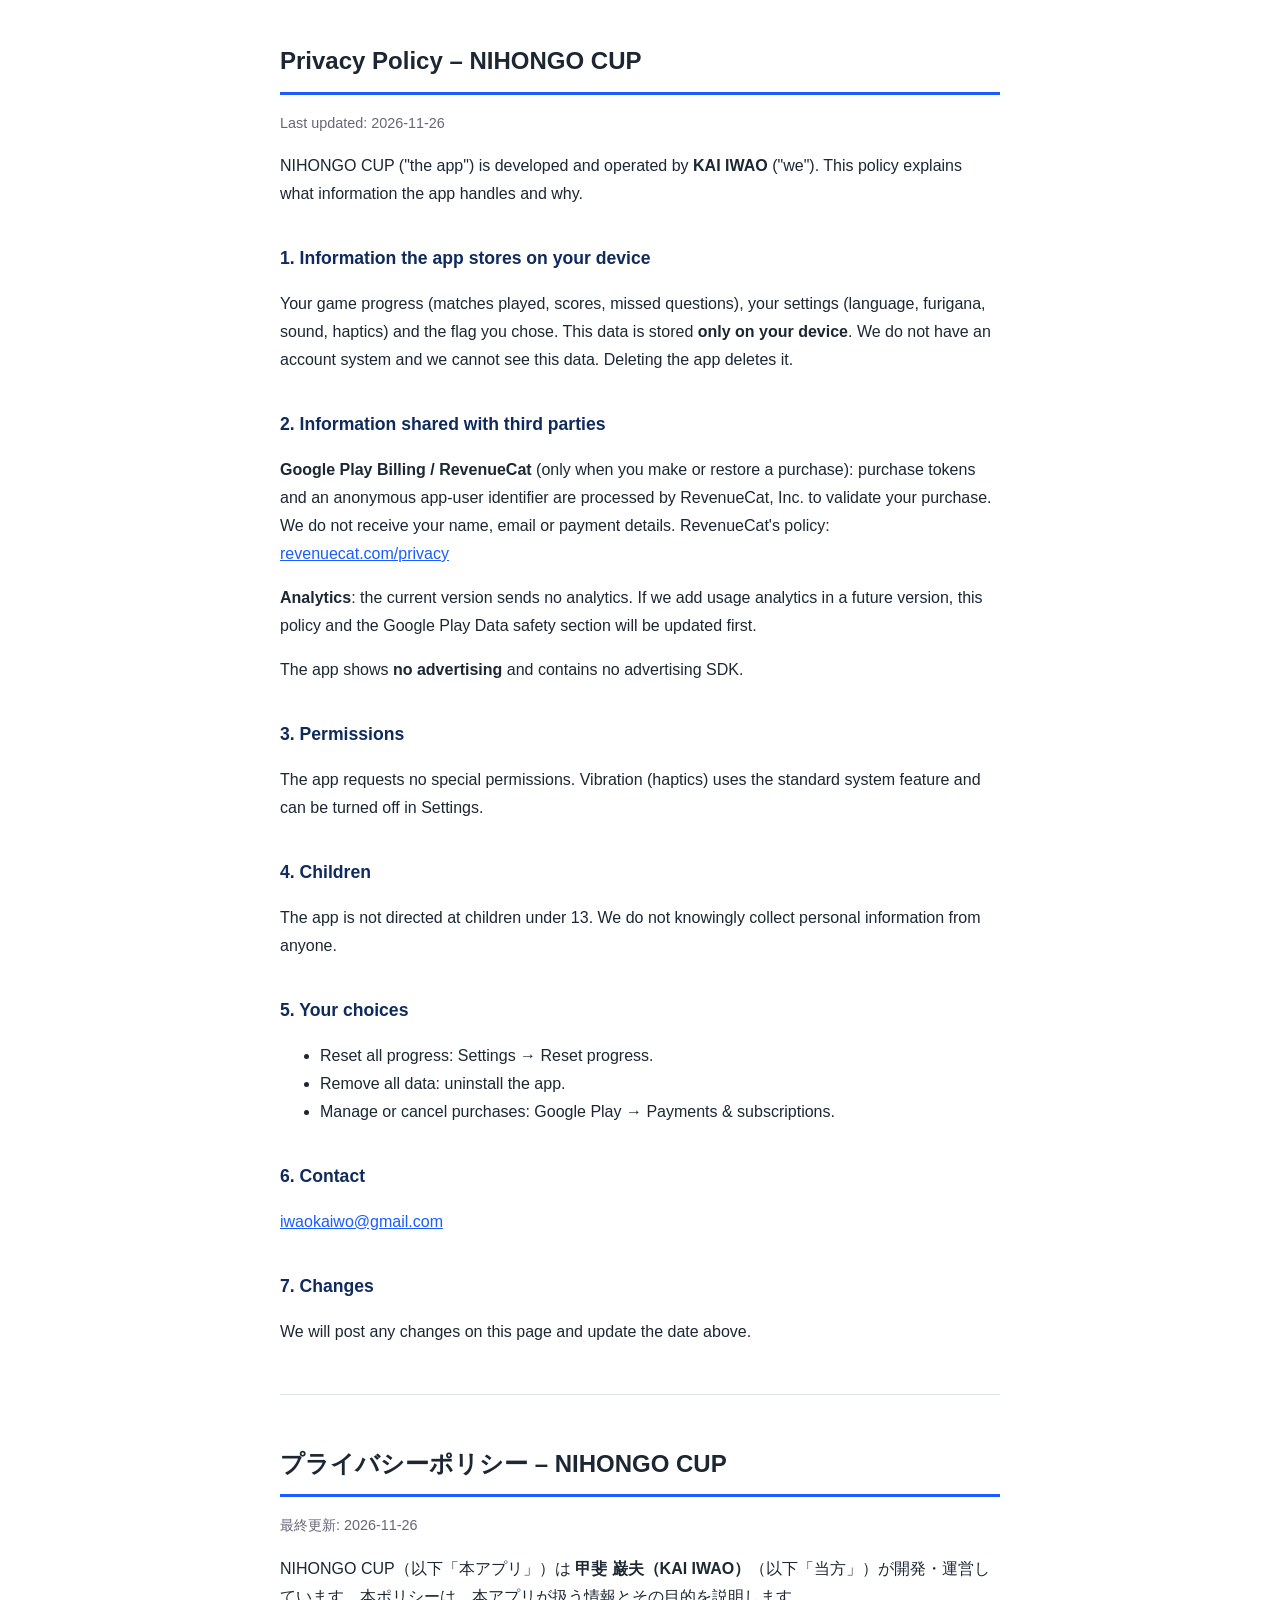
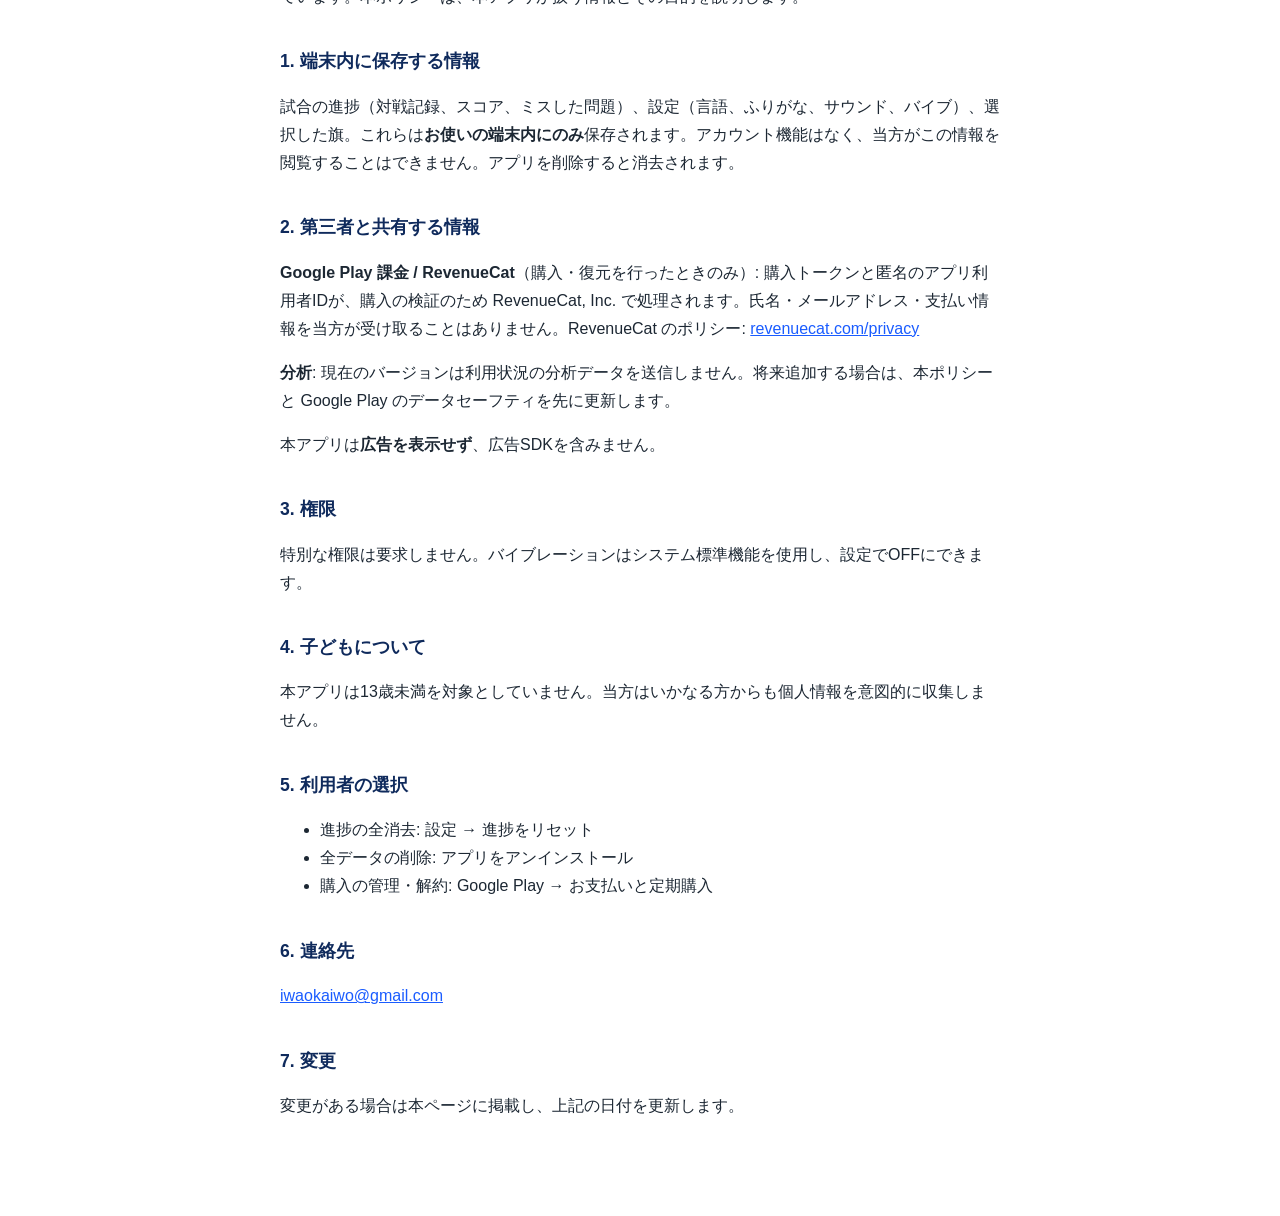
<file: nihongo-cup/privacy.html>
<!DOCTYPE html>
<html lang="en">
<head>
<meta charset="UTF-8">
<meta name="viewport" content="width=device-width, initial-scale=1.0">
<title>Privacy Policy – NIHONGO CUP</title>
<style>
  body{font-family:-apple-system,BlinkMacSystemFont,"Segoe UI","Hiragino Sans","Noto Sans JP",sans-serif;max-width:720px;margin:0 auto;padding:24px 20px 80px;line-height:1.75;color:#1c2733;background:#fff}
  h1{font-size:1.5rem;border-bottom:3px solid #1a5cff;padding-bottom:.4em}
  h2{font-size:1.1rem;margin-top:2em;color:#0f2a5c}
  hr{border:none;border-top:1px solid #dde3ea;margin:3em 0}
  a{color:#1a5cff}
  .date{color:#667;font-size:.9rem}
</style>
</head>
<body>

<h1>Privacy Policy – NIHONGO CUP</h1>
<p class="date">Last updated: 2026-11-26</p>

<p>NIHONGO CUP ("the app") is developed and operated by <strong>KAI IWAO</strong> ("we"). This policy explains what information the app handles and why.</p>

<h2>1. Information the app stores on your device</h2>
<p>Your game progress (matches played, scores, missed questions), your settings (language, furigana, sound, haptics) and the flag you chose. This data is stored <strong>only on your device</strong>. We do not have an account system and we cannot see this data. Deleting the app deletes it.</p>

<h2>2. Information shared with third parties</h2>
<p><strong>Google Play Billing / RevenueCat</strong> (only when you make or restore a purchase): purchase tokens and an anonymous app-user identifier are processed by RevenueCat, Inc. to validate your purchase. We do not receive your name, email or payment details. RevenueCat's policy: <a href="https://www.revenuecat.com/privacy">revenuecat.com/privacy</a></p>
<p><strong>Analytics</strong>: the current version sends no analytics. If we add usage analytics in a future version, this policy and the Google Play Data safety section will be updated first.</p>
<p>The app shows <strong>no advertising</strong> and contains no advertising SDK.</p>

<h2>3. Permissions</h2>
<p>The app requests no special permissions. Vibration (haptics) uses the standard system feature and can be turned off in Settings.</p>

<h2>4. Children</h2>
<p>The app is not directed at children under 13. We do not knowingly collect personal information from anyone.</p>

<h2>5. Your choices</h2>
<ul>
<li>Reset all progress: Settings → Reset progress.</li>
<li>Remove all data: uninstall the app.</li>
<li>Manage or cancel purchases: Google Play → Payments &amp; subscriptions.</li>
</ul>

<h2>6. Contact</h2>
<p><a href="mailto:iwaokaiwo@gmail.com">iwaokaiwo@gmail.com</a></p>

<h2>7. Changes</h2>
<p>We will post any changes on this page and update the date above.</p>

<hr>

<h1 lang="ja">プライバシーポリシー – NIHONGO CUP</h1>
<p class="date" lang="ja">最終更新: 2026-11-26</p>

<div lang="ja">
<p>NIHONGO CUP（以下「本アプリ」）は <strong>甲斐 巌夫（KAI IWAO）</strong>（以下「当方」）が開発・運営しています。本ポリシーは、本アプリが扱う情報とその目的を説明します。</p>

<h2>1. 端末内に保存する情報</h2>
<p>試合の進捗（対戦記録、スコア、ミスした問題）、設定（言語、ふりがな、サウンド、バイブ）、選択した旗。これらは<strong>お使いの端末内にのみ</strong>保存されます。アカウント機能はなく、当方がこの情報を閲覧することはできません。アプリを削除すると消去されます。</p>

<h2>2. 第三者と共有する情報</h2>
<p><strong>Google Play 課金 / RevenueCat</strong>（購入・復元を行ったときのみ）: 購入トークンと匿名のアプリ利用者IDが、購入の検証のため RevenueCat, Inc. で処理されます。氏名・メールアドレス・支払い情報を当方が受け取ることはありません。RevenueCat のポリシー: <a href="https://www.revenuecat.com/privacy">revenuecat.com/privacy</a></p>
<p><strong>分析</strong>: 現在のバージョンは利用状況の分析データを送信しません。将来追加する場合は、本ポリシーと Google Play のデータセーフティを先に更新します。</p>
<p>本アプリは<strong>広告を表示せず</strong>、広告SDKを含みません。</p>

<h2>3. 権限</h2>
<p>特別な権限は要求しません。バイブレーションはシステム標準機能を使用し、設定でOFFにできます。</p>

<h2>4. 子どもについて</h2>
<p>本アプリは13歳未満を対象としていません。当方はいかなる方からも個人情報を意図的に収集しません。</p>

<h2>5. 利用者の選択</h2>
<ul>
<li>進捗の全消去: 設定 → 進捗をリセット</li>
<li>全データの削除: アプリをアンインストール</li>
<li>購入の管理・解約: Google Play → お支払いと定期購入</li>
</ul>

<h2>6. 連絡先</h2>
<p><a href="mailto:iwaokaiwo@gmail.com">iwaokaiwo@gmail.com</a></p>

<h2>7. 変更</h2>
<p>変更がある場合は本ページに掲載し、上記の日付を更新します。</p>
</div>

</body>
</html>
</file>
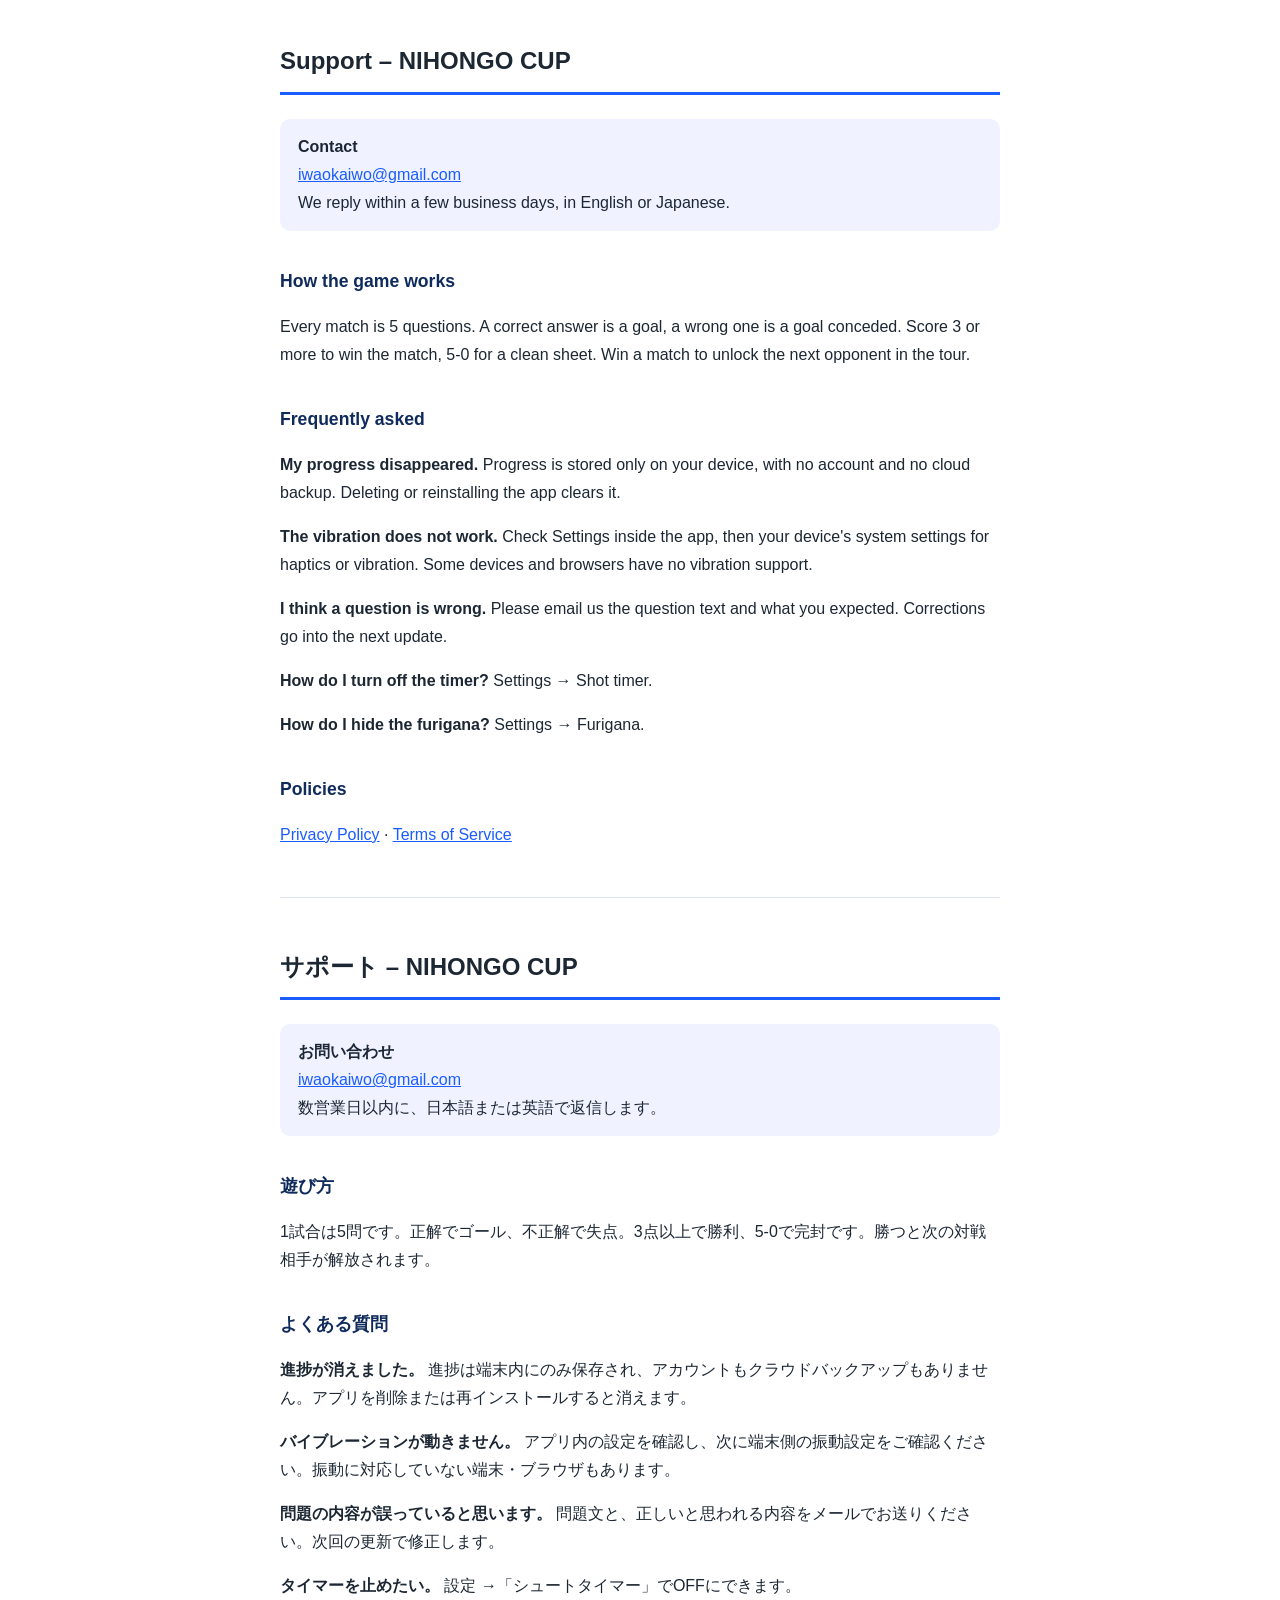
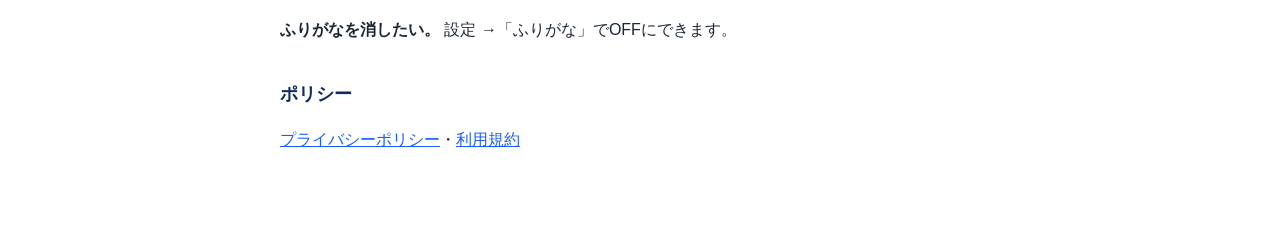
<file: nihongo-cup/support.html>
<!DOCTYPE html>
<html lang="en">
<head>
<meta charset="UTF-8">
<meta name="viewport" content="width=device-width, initial-scale=1.0">
<title>Support – NIHONGO CUP</title>
<style>
  body{font-family:-apple-system,BlinkMacSystemFont,"Segoe UI","Hiragino Sans","Noto Sans JP",sans-serif;max-width:720px;margin:0 auto;padding:24px 20px 80px;line-height:1.75;color:#1c2733;background:#fff}
  h1{font-size:1.5rem;border-bottom:3px solid #1a5cff;padding-bottom:.4em}
  h2{font-size:1.1rem;margin-top:2em;color:#0f2a5c}
  hr{border:none;border-top:1px solid #dde3ea;margin:3em 0}
  a{color:#1a5cff}
  .mail{background:#f0f3ff;border-radius:10px;padding:14px 18px;margin:1.5em 0}
</style>
</head>
<body>

<h1>Support – NIHONGO CUP</h1>

<div class="mail">
<b>Contact</b><br>
<a href="mailto:iwaokaiwo@gmail.com">iwaokaiwo@gmail.com</a><br>
We reply within a few business days, in English or Japanese.
</div>

<h2>How the game works</h2>
<p>Every match is 5 questions. A correct answer is a goal, a wrong one is a goal conceded. Score 3 or more to win the match, 5-0 for a clean sheet. Win a match to unlock the next opponent in the tour.</p>

<h2>Frequently asked</h2>
<p><b>My progress disappeared.</b> Progress is stored only on your device, with no account and no cloud backup. Deleting or reinstalling the app clears it.</p>
<p><b>The vibration does not work.</b> Check Settings inside the app, then your device's system settings for haptics or vibration. Some devices and browsers have no vibration support.</p>
<p><b>I think a question is wrong.</b> Please email us the question text and what you expected. Corrections go into the next update.</p>
<p><b>How do I turn off the timer?</b> Settings → Shot timer.</p>
<p><b>How do I hide the furigana?</b> Settings → Furigana.</p>

<h2>Policies</h2>
<p><a href="privacy.html">Privacy Policy</a> · <a href="terms.html">Terms of Service</a></p>

<hr>

<h1 lang="ja">サポート – NIHONGO CUP</h1>

<div lang="ja">
<div class="mail">
<b>お問い合わせ</b><br>
<a href="mailto:iwaokaiwo@gmail.com">iwaokaiwo@gmail.com</a><br>
数営業日以内に、日本語または英語で返信します。
</div>

<h2>遊び方</h2>
<p>1試合は5問です。正解でゴール、不正解で失点。3点以上で勝利、5-0で完封です。勝つと次の対戦相手が解放されます。</p>

<h2>よくある質問</h2>
<p><b>進捗が消えました。</b> 進捗は端末内にのみ保存され、アカウントもクラウドバックアップもありません。アプリを削除または再インストールすると消えます。</p>
<p><b>バイブレーションが動きません。</b> アプリ内の設定を確認し、次に端末側の振動設定をご確認ください。振動に対応していない端末・ブラウザもあります。</p>
<p><b>問題の内容が誤っていると思います。</b> 問題文と、正しいと思われる内容をメールでお送りください。次回の更新で修正します。</p>
<p><b>タイマーを止めたい。</b> 設定 →「シュートタイマー」でOFFにできます。</p>
<p><b>ふりがなを消したい。</b> 設定 →「ふりがな」でOFFにできます。</p>

<h2>ポリシー</h2>
<p><a href="privacy.html">プライバシーポリシー</a>・<a href="terms.html">利用規約</a></p>
</div>

</body>
</html>
</file>
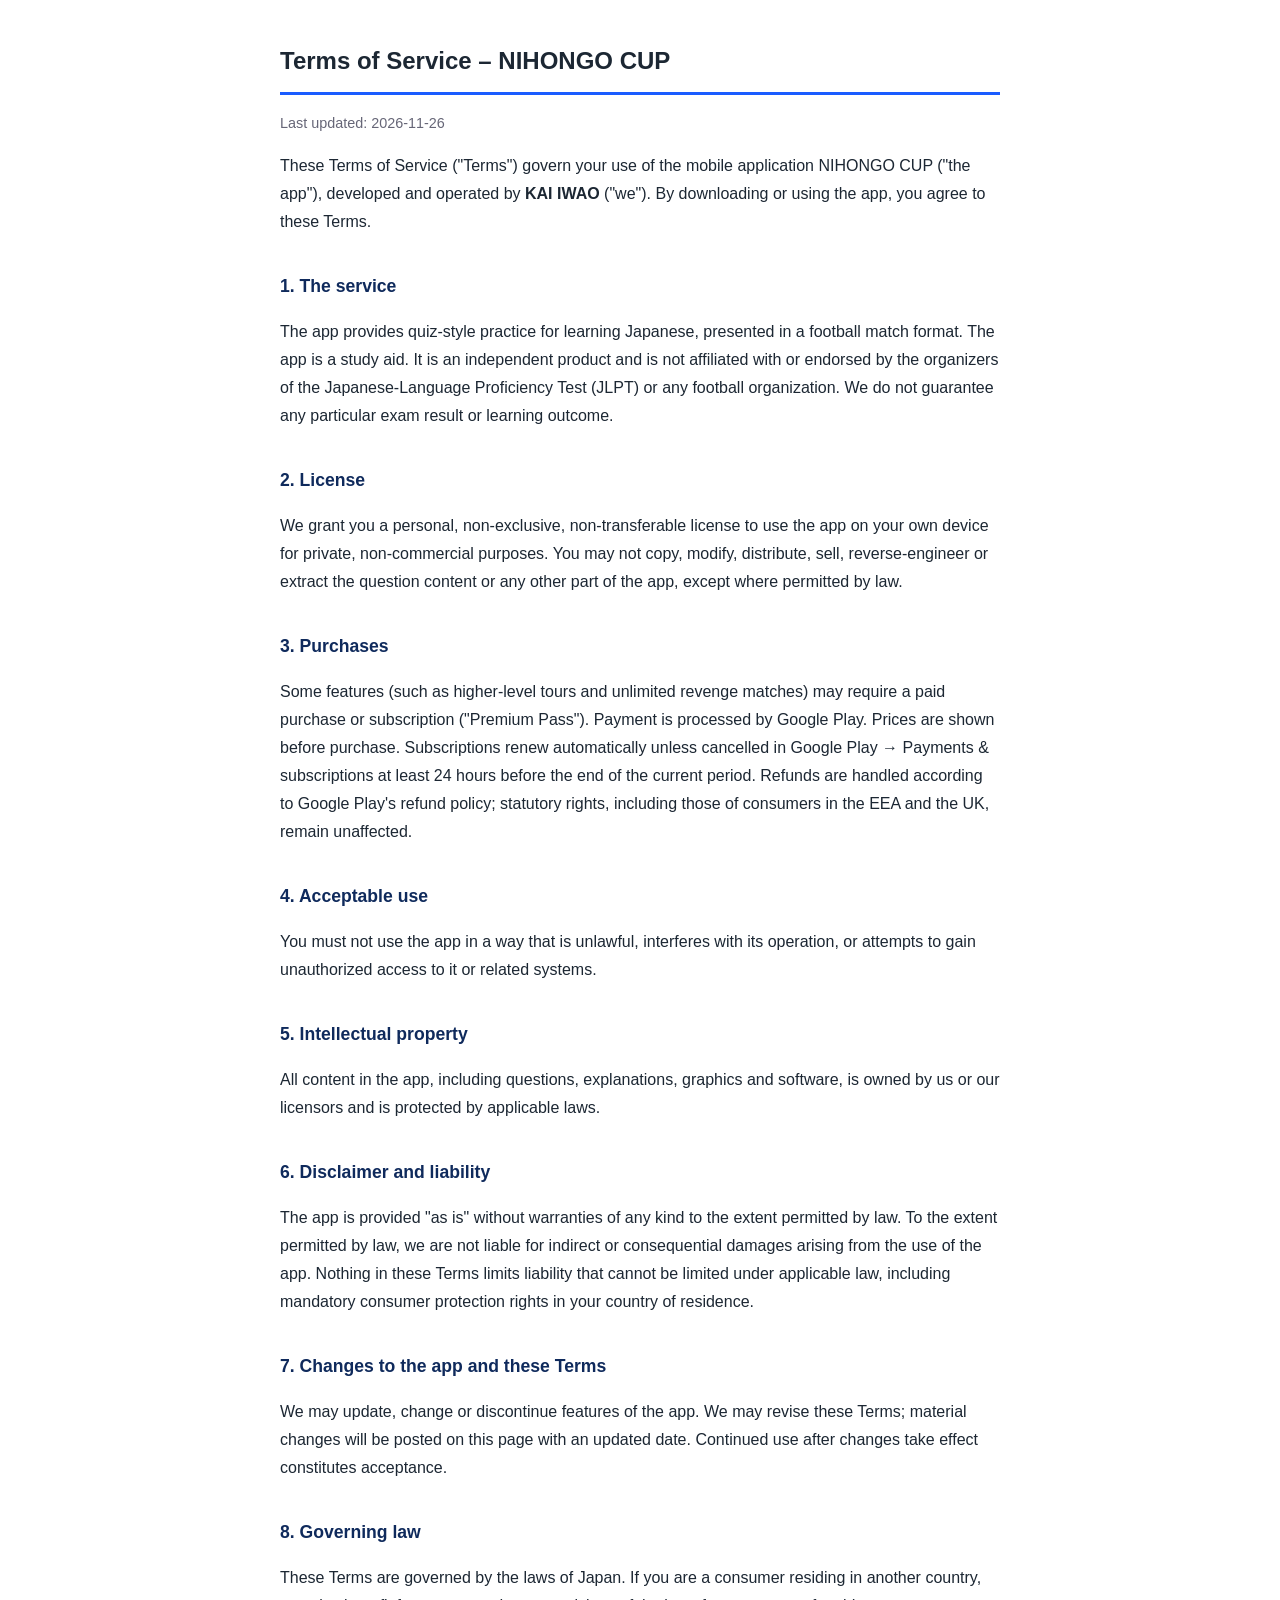
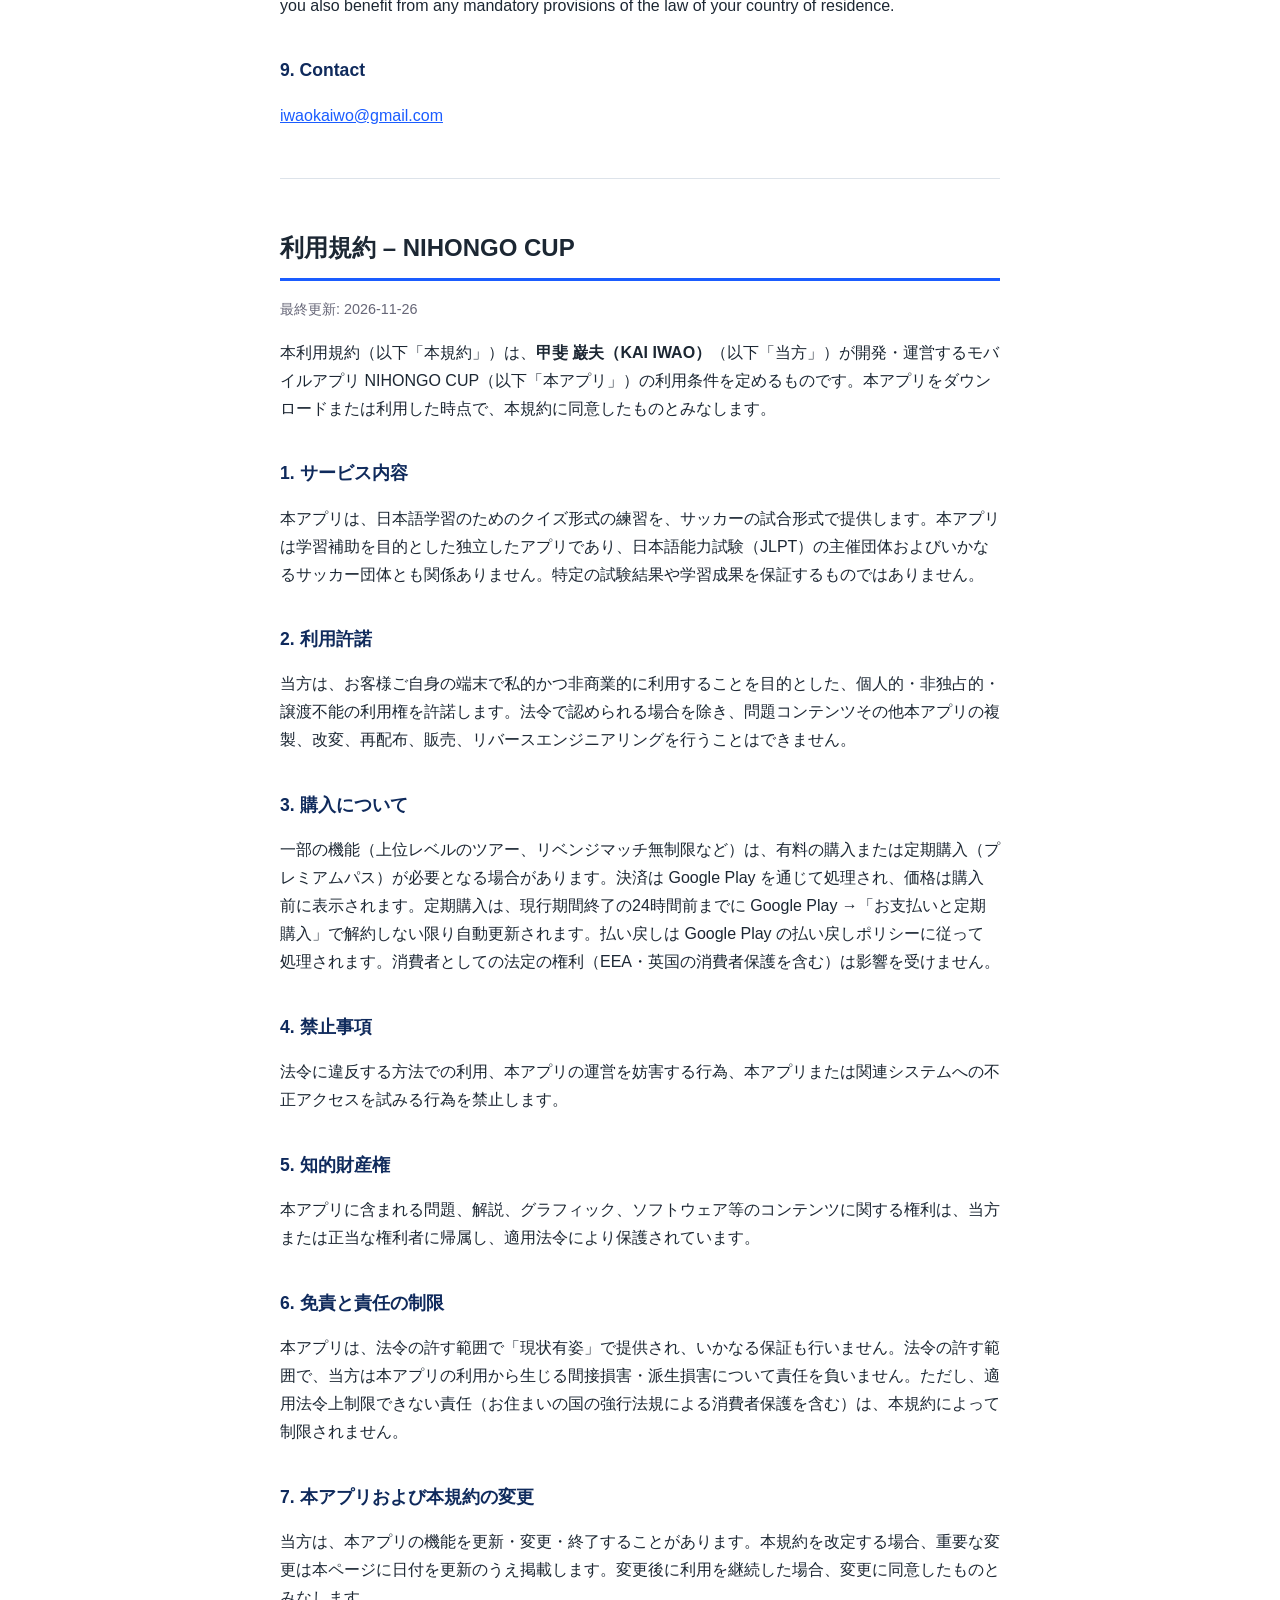
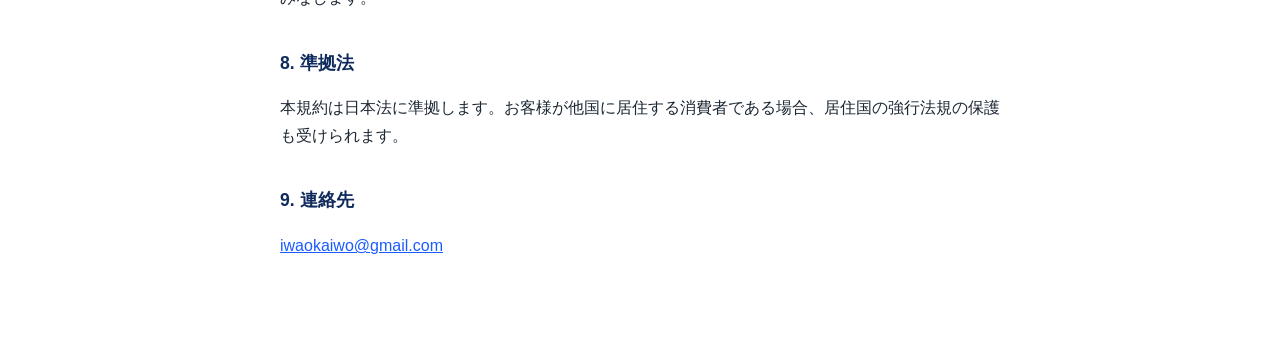
<file: nihongo-cup/terms.html>
<!DOCTYPE html>
<html lang="en">
<head>
<meta charset="UTF-8">
<meta name="viewport" content="width=device-width, initial-scale=1.0">
<title>Terms of Service – NIHONGO CUP</title>
<style>
  body{font-family:-apple-system,BlinkMacSystemFont,"Segoe UI","Hiragino Sans","Noto Sans JP",sans-serif;max-width:720px;margin:0 auto;padding:24px 20px 80px;line-height:1.75;color:#1c2733;background:#fff}
  h1{font-size:1.5rem;border-bottom:3px solid #1a5cff;padding-bottom:.4em}
  h2{font-size:1.1rem;margin-top:2em;color:#0f2a5c}
  hr{border:none;border-top:1px solid #dde3ea;margin:3em 0}
  a{color:#1a5cff}
  .date{color:#667;font-size:.9rem}
</style>
</head>
<body>

<h1>Terms of Service – NIHONGO CUP</h1>
<p class="date">Last updated: 2026-11-26</p>

<p>These Terms of Service ("Terms") govern your use of the mobile application NIHONGO CUP ("the app"), developed and operated by <strong>KAI IWAO</strong> ("we"). By downloading or using the app, you agree to these Terms.</p>

<h2>1. The service</h2>
<p>The app provides quiz-style practice for learning Japanese, presented in a football match format. The app is a study aid. It is an independent product and is not affiliated with or endorsed by the organizers of the Japanese-Language Proficiency Test (JLPT) or any football organization. We do not guarantee any particular exam result or learning outcome.</p>

<h2>2. License</h2>
<p>We grant you a personal, non-exclusive, non-transferable license to use the app on your own device for private, non-commercial purposes. You may not copy, modify, distribute, sell, reverse-engineer or extract the question content or any other part of the app, except where permitted by law.</p>

<h2>3. Purchases</h2>
<p>Some features (such as higher-level tours and unlimited revenge matches) may require a paid purchase or subscription ("Premium Pass"). Payment is processed by Google Play. Prices are shown before purchase. Subscriptions renew automatically unless cancelled in Google Play → Payments &amp; subscriptions at least 24 hours before the end of the current period. Refunds are handled according to Google Play's refund policy; statutory rights, including those of consumers in the EEA and the UK, remain unaffected.</p>

<h2>4. Acceptable use</h2>
<p>You must not use the app in a way that is unlawful, interferes with its operation, or attempts to gain unauthorized access to it or related systems.</p>

<h2>5. Intellectual property</h2>
<p>All content in the app, including questions, explanations, graphics and software, is owned by us or our licensors and is protected by applicable laws.</p>

<h2>6. Disclaimer and liability</h2>
<p>The app is provided "as is" without warranties of any kind to the extent permitted by law. To the extent permitted by law, we are not liable for indirect or consequential damages arising from the use of the app. Nothing in these Terms limits liability that cannot be limited under applicable law, including mandatory consumer protection rights in your country of residence.</p>

<h2>7. Changes to the app and these Terms</h2>
<p>We may update, change or discontinue features of the app. We may revise these Terms; material changes will be posted on this page with an updated date. Continued use after changes take effect constitutes acceptance.</p>

<h2>8. Governing law</h2>
<p>These Terms are governed by the laws of Japan. If you are a consumer residing in another country, you also benefit from any mandatory provisions of the law of your country of residence.</p>

<h2>9. Contact</h2>
<p><a href="mailto:iwaokaiwo@gmail.com">iwaokaiwo@gmail.com</a></p>

<hr>

<h1 lang="ja">利用規約 – NIHONGO CUP</h1>
<p class="date" lang="ja">最終更新: 2026-11-26</p>

<div lang="ja">
<p>本利用規約（以下「本規約」）は、<strong>甲斐 巌夫（KAI IWAO）</strong>（以下「当方」）が開発・運営するモバイルアプリ NIHONGO CUP（以下「本アプリ」）の利用条件を定めるものです。本アプリをダウンロードまたは利用した時点で、本規約に同意したものとみなします。</p>

<h2>1. サービス内容</h2>
<p>本アプリは、日本語学習のためのクイズ形式の練習を、サッカーの試合形式で提供します。本アプリは学習補助を目的とした独立したアプリであり、日本語能力試験（JLPT）の主催団体およびいかなるサッカー団体とも関係ありません。特定の試験結果や学習成果を保証するものではありません。</p>

<h2>2. 利用許諾</h2>
<p>当方は、お客様ご自身の端末で私的かつ非商業的に利用することを目的とした、個人的・非独占的・譲渡不能の利用権を許諾します。法令で認められる場合を除き、問題コンテンツその他本アプリの複製、改変、再配布、販売、リバースエンジニアリングを行うことはできません。</p>

<h2>3. 購入について</h2>
<p>一部の機能（上位レベルのツアー、リベンジマッチ無制限など）は、有料の購入または定期購入（プレミアムパス）が必要となる場合があります。決済は Google Play を通じて処理され、価格は購入前に表示されます。定期購入は、現行期間終了の24時間前までに Google Play →「お支払いと定期購入」で解約しない限り自動更新されます。払い戻しは Google Play の払い戻しポリシーに従って処理されます。消費者としての法定の権利（EEA・英国の消費者保護を含む）は影響を受けません。</p>

<h2>4. 禁止事項</h2>
<p>法令に違反する方法での利用、本アプリの運営を妨害する行為、本アプリまたは関連システムへの不正アクセスを試みる行為を禁止します。</p>

<h2>5. 知的財産権</h2>
<p>本アプリに含まれる問題、解説、グラフィック、ソフトウェア等のコンテンツに関する権利は、当方または正当な権利者に帰属し、適用法令により保護されています。</p>

<h2>6. 免責と責任の制限</h2>
<p>本アプリは、法令の許す範囲で「現状有姿」で提供され、いかなる保証も行いません。法令の許す範囲で、当方は本アプリの利用から生じる間接損害・派生損害について責任を負いません。ただし、適用法令上制限できない責任（お住まいの国の強行法規による消費者保護を含む）は、本規約によって制限されません。</p>

<h2>7. 本アプリおよび本規約の変更</h2>
<p>当方は、本アプリの機能を更新・変更・終了することがあります。本規約を改定する場合、重要な変更は本ページに日付を更新のうえ掲載します。変更後に利用を継続した場合、変更に同意したものとみなします。</p>

<h2>8. 準拠法</h2>
<p>本規約は日本法に準拠します。お客様が他国に居住する消費者である場合、居住国の強行法規の保護も受けられます。</p>

<h2>9. 連絡先</h2>
<p><a href="mailto:iwaokaiwo@gmail.com">iwaokaiwo@gmail.com</a></p>
</div>

</body>
</html>
</file>
<file: futari-yohaku/style.css>
:root{--ink:#493c3d;--muted:#7b696b;--pink:#a75267;--pink-dark:#8e4054;--blush:#fbefee;--line:#eadcda;--serif:"Hiragino Mincho ProN","Yu Mincho","Noto Serif JP",serif;--sans:-apple-system,BlinkMacSystemFont,"Hiragino Kaku Gothic ProN","Yu Gothic",sans-serif}*{box-sizing:border-box}html{scroll-behavior:auto;scroll-padding-top:100px}body{margin:0;color:var(--ink);background:#fffcfa;font-family:var(--sans);font-size:14px;line-height:1.9;-webkit-font-smoothing:antialiased}a{color:inherit;text-decoration:none}button,input,select{font:inherit}button,a,input,select,summary{-webkit-tap-highlight-color:transparent}button{cursor:pointer}a:focus-visible,button:focus-visible,summary:focus-visible{outline:3px solid #ac657c;outline-offset:5px}input:focus,select:focus{outline:2px solid #b46a7b;outline-offset:2px}svg{display:block}p,h1,h2,h3{margin-top:0}p{margin-bottom:1.5em}h1,h2,h3{font-weight:500}.preview-banner{padding:7px 20px;text-align:center;background:#f2dfdf;color:#74525b;font-size:11px;letter-spacing:.09em}.header{max-width:1360px;padding:26px 58px;display:flex;align-items:center;justify-content:space-between;margin:auto;gap:24px}.logo{display:flex;align-items:center;gap:9px;white-space:nowrap}.logo svg{width:39px;fill:none;stroke:#a26370;stroke-width:1.4}.logo>span{font:25px var(--serif);letter-spacing:.12em}.logo small{display:block;font:8px var(--sans);letter-spacing:.19em;margin-top:9px;color:var(--muted)}nav{display:flex;align-items:center;gap:30px;font-size:12px}nav>a:not(.button):hover{color:var(--pink)}.button{border:1px solid var(--pink);display:inline-flex;align-items:center;justify-content:space-between;gap:32px;background:var(--pink);color:white;min-height:56px;padding:15px 25px;border-radius:4px;font-size:13px;letter-spacing:.055em;transition:background .2s,transform .2s}.button:hover{background:var(--pink-dark);transform:translateY(-1px)}.button>span{font-size:20px;line-height:1}.button.small{min-height:43px;padding:10px 20px;font-size:11px;gap:20px}.menu-toggle{display:none}.hero{max-width:1360px;margin:auto;padding:42px 58px 85px;display:grid;grid-template-columns:1.1fr 1fr;gap:18px;position:relative;align-items:center}.hero-copy{padding:35px 0 30px;position:relative;z-index:1}.eyebrow{display:flex;align-items:center;gap:10px;letter-spacing:.15em;font-size:11px;color:var(--pink);margin-bottom:28px}.eyebrow>span{height:1px;width:26px;background:var(--pink)}h1{font-family:var(--serif);font-size:clamp(31px,3.1vw,43px);line-height:1.85;letter-spacing:.025em;white-space:nowrap;margin-bottom:26px}h1 em{font-style:normal;color:var(--pink)}.hero-intro{font-size:13px;line-height:2.2;color:var(--muted);margin-bottom:30px}.micro{font-size:10px;letter-spacing:.05em;color:var(--muted);margin-top:12px}.hero-note{margin-top:43px;display:flex;align-items:center;gap:25px}.hero-note>span{font-size:9px;letter-spacing:.15em;writing-mode:vertical-rl;color:#a38488}.hero-note p{font:14px/1.9 var(--serif);margin:0;padding-left:20px;border-left:1px solid var(--line);letter-spacing:.1em}.hero-visual{position:relative;padding:30px 0 12px;max-width:520px;width:100%;justify-self:end}.home-art{width:100%;border-radius:48% 48% 9% 9%;overflow:hidden}.visual-tag{position:absolute;top:7px;right:2px;background:#fffaf8;padding:15px 22px;font:17px var(--serif);letter-spacing:.13em;border-left:1px solid #e4cac7;z-index:1}.visual-tag span{display:block;font:7px var(--sans);letter-spacing:.18em;color:var(--muted);margin-top:9px}.visual-caption{display:block;text-align:right;margin-top:16px;font-size:10px;letter-spacing:.15em;color:var(--muted)}.scroll{position:absolute;bottom:30px;left:58px;font-size:8px;letter-spacing:.19em;color:#987e82;display:flex;align-items:center;gap:18px}.scroll span{font-size:19px}.section{max-width:1150px;margin:auto;padding:100px 44px}.section-label{font-size:10px;color:var(--pink);letter-spacing:.18em;margin-bottom:33px}.intro{border-top:1px solid var(--line);display:grid;grid-template-columns:1fr 1fr;gap:0 60px}.intro>.section-label{grid-column:1/-1}.intro-lead{font:30px/1.9 var(--serif);letter-spacing:.07em;margin-top:5px}.intro-lead span{color:var(--pink)}.intro-body{font-size:12px;line-height:2.25;color:var(--muted)}.intro-body p{margin-bottom:25px}.handwritten{font:15px/2 var(--serif);letter-spacing:.1em;color:var(--pink)}.values{padding-top:70px}.section-heading{display:flex;align-items:baseline;justify-content:space-between;gap:20px;margin-bottom:42px}.section-heading h2{font:29px/1.6 var(--serif);letter-spacing:.07em;margin:0}.section-heading>p{color:var(--muted);font-size:11px;margin:0}.value-grid{display:grid;grid-template-columns:repeat(3,1fr);gap:38px}.value-grid article{position:relative;border-top:1px solid #d9b9ba;padding-top:25px}.value-number{font:italic 15px Georgia,serif;color:#b38b90}.value-grid svg{width:76px;height:65px;fill:none;stroke:#a8787f;stroke-width:1.1;margin:12px auto 29px}.value-grid h3{font:19px/1.7 var(--serif);margin-bottom:16px;letter-spacing:.03em}.value-grid p{font-size:12px;color:var(--muted);line-height:2.05;margin:0}.invitation{background:var(--blush);text-align:center;padding:72px 24px 78px;position:relative}.invitation-flower{font:55px Georgia;color:#ce9da4;line-height:1;margin-bottom:26px}.invitation .eyebrow{justify-content:center;font-size:9px;margin-bottom:25px}.invitation h2{font:30px/1.85 var(--serif);letter-spacing:.07em}.invitation p:not(.eyebrow){font-size:12px;color:var(--muted);line-height:2.2}.text-link{display:inline-flex;gap:40px;align-items:center;padding:9px 0;border-bottom:1px solid #bf8e99;font-size:12px;color:var(--pink);margin-top:12px}.text-link span{font-size:18px}.steps{padding:0;margin:0;list-style:none;display:grid;grid-template-columns:repeat(3,1fr);gap:35px}.steps>li{display:flex;gap:18px;align-items:flex-start}.steps>li>span{font:32px Georgia,serif;color:#cba1a6;line-height:1.3}.steps h3{font:18px/1.7 var(--serif);margin-bottom:14px}.steps p{font-size:12px;color:var(--muted);margin:0;line-height:2}.price-note{display:flex;gap:28px;border:1px solid var(--line);padding:22px 26px;margin-top:45px;align-items:center}.price-note>span{font:15px var(--serif);white-space:nowrap}.price-note p{font-size:11px;line-height:1.9;color:var(--muted);margin:0}.faq{padding-top:20px}.faq-list{border-top:1px solid var(--line)}details{border-bottom:1px solid var(--line)}summary{cursor:pointer;position:relative;list-style:none;padding:23px 50px 23px 0;font-size:13px;line-height:1.8}summary::-webkit-details-marker{display:none}summary>span{font:italic 20px Georgia;color:var(--pink);margin-right:22px}summary::after{content:'+';position:absolute;right:5px;top:20px;font-size:23px;color:#ad7f88;font-weight:300}details[open] summary::after{content:'−'}details>p{font-size:12px;color:var(--muted);padding:0 45px 24px;margin:0;line-height:2}.consultation{max-width:none;background:#fbefee;display:grid;grid-template-columns:1fr 1fr;gap:80px;padding-left:max(44px,calc((100% - 1062px)/2));padding-right:max(44px,calc((100% - 1062px)/2))}.form-intro h2{font:32px/1.9 var(--serif);letter-spacing:.07em}.form-intro h2 span{color:var(--pink)}.form-intro>p{font-size:12px;color:var(--muted);line-height:2.2}.preparation{margin-top:38px;border-top:1px solid #e3c8cb;padding-top:23px;font-size:12px}.preparation strong{font-weight:500}.status-dot{display:inline-block;width:6px;height:6px;background:#a96575;border-radius:50%;margin-right:9px;vertical-align:middle}.preparation p{color:var(--muted);font-size:11px;margin:12px 0 0;line-height:2}.form-panel{background:#fffdfa;padding:32px 35px;border-radius:5px;box-shadow:0 15px 55px #94666b08}.form-progress{display:flex;gap:18px;align-items:center;font-size:10px;color:#78676b;margin-bottom:26px;letter-spacing:.07em}.form-progress i{height:1px;background:var(--line);width:44px}.form-progress .active{color:var(--pink);font-weight:600}form>label:not(.checkbox){display:block;font-size:12px;margin:19px 0 8px}label small{font-size:9px;padding:2px 5px;color:#9b5263;background:#f5e4e7;margin-left:6px;font-weight:400}label>span:not(:has(input)){font-size:11px}form>label>span{color:var(--muted);margin-left:5px}input:not([type=checkbox]):not([type=radio]),select{display:block;width:100%;padding:12px 13px;background:#fff;border:1px solid #dbcacb;border-radius:3px;color:var(--ink);height:45px;font-size:12px}input::placeholder{color:#97868a}input[type=checkbox]{accent-color:var(--pink);width:16px;height:16px;flex:none;margin:4px 0 0}.checkbox{display:flex;align-items:flex-start;gap:7px;margin-top:20px;cursor:pointer;line-height:1.8}.checkbox>span{margin-left:0;color:var(--ink);font-size:11px}.inline-button{border:0;padding:0;background:transparent;font-size:inherit;color:inherit;text-decoration:underline;text-underline-offset:4px}.checkbox .inline-button{color:var(--pink)}.submit{width:100%;margin-top:26px;min-height:50px;font-size:12px}.form-footnote{font-size:10px;text-align:center;color:var(--muted);margin:12px 0 0}.closing{text-align:center;padding:80px 20px;background:#fffaf8}.closing>p{font:27px/1.9 var(--serif);letter-spacing:.13em;margin-bottom:19px}.closing>p span{color:var(--pink)}.closing-en{font-size:8px;letter-spacing:.23em;color:#9c7b81}footer{max-width:1240px;margin:auto;padding:40px 44px 25px}.footer-top{display:flex;align-items:center;justify-content:space-between;padding-bottom:30px;border-bottom:1px solid var(--line);gap:25px}.footer-logo{font:22px var(--serif);letter-spacing:.1em}.footer-logo small{font:10px var(--sans);display:block;letter-spacing:.03em;margin-top:11px;color:var(--muted)}.footer-top>div{display:flex;gap:25px;font-size:10px;color:var(--muted)}.footer-bottom{display:flex;justify-content:space-between;padding-top:20px;gap:20px;color:var(--muted);font-size:9px}.footer-bottom p{margin:0}.footer-bottom small{font-size:9px}dialog{border:1px solid var(--line);border-radius:8px;max-width:600px;width:calc(100% - 36px);padding:38px;color:var(--ink);background:#fffdfa;max-height:85vh;line-height:1.9}dialog::backdrop{background:#45353780;backdrop-filter:blur(3px)}dialog h2{font:24px/1.6 var(--serif);padding-right:20px}dialog p,dialog li{font-size:12px;color:var(--muted)}dialog h3{font-size:14px;margin:23px 0 8px}.dialog-close{position:absolute;top:10px;right:14px;border:0;background:transparent;color:var(--ink);font-size:26px;padding:3px 9px}#confirmation h3{font:22px var(--serif)}#confirmation>p{font-size:11px;color:var(--muted)}#confirmation dl{margin:28px 0}#confirmation dt{font-size:10px;color:var(--muted);margin-top:18px}#confirmation dd{font-size:13px;margin:5px 0;overflow-wrap:anywhere;border-bottom:1px solid var(--line);padding-bottom:10px}.demo-result{background:var(--blush);padding:18px;font-size:12px}.demo-result p{font-size:11px;line-height:2;margin:8px 0 0}.clear-form{display:block;margin:22px auto 0;font-size:11px;color:var(--muted)}[hidden]{display:none!important}
@media(min-width:1450px){.hero{padding-top:55px;padding-bottom:105px}.hero-copy{padding-bottom:60px}.hero h1{font-size:43px}}
@media(max-width:1000px){.header{padding:22px 28px}nav{gap:18px;font-size:11px}nav>a:nth-child(2){display:none}.hero{padding:25px 30px 75px;gap:15px}h1{font-size:32px}.hero-note{margin-top:30px}.hero-intro{font-size:12px}.hero-copy .button{font-size:11px;padding:13px 18px;gap:20px}.visual-tag{font-size:14px;right:0;padding:11px 14px}.scroll{left:30px}.section{padding:75px 35px}.intro{gap:0 30px}.intro-lead{font-size:25px}.intro-body br{display:none}.section-heading h2{font-size:26px}.value-grid{gap:24px}.value-grid h3{font-size:17px}.consultation{gap:40px}.form-panel{padding:26px}.steps{gap:22px}.steps>li{gap:10px}.steps h3{font-size:16px}.faq{padding-top:15px}}
@media(max-width:700px){html{scroll-padding-top:20px}.preview-banner{font-size:9px;padding:7px 13px;line-height:1.6}.preview-banner span{font-size:9px}.header{padding:19px 21px;position:relative;flex-wrap:wrap}.logo svg{width:31px}.logo>span{font-size:22px}.logo small{font-size:6px;margin-top:7px}.menu-toggle{display:block;border:1px solid var(--line);background:transparent;width:40px;height:40px;border-radius:50%;padding:10px}.menu-toggle span{display:block;height:1px;background:var(--pink);margin:5px 0}nav{display:none;width:100%;flex-direction:column;align-items:stretch;padding:12px 0;gap:0}nav.open{display:flex}nav a{padding:12px}nav>a:nth-child(2){display:block}nav .button{margin-top:8px}.hero{display:flex;flex-direction:column;padding:18px 24px 40px;gap:6px;align-items:stretch}.hero-copy{padding:13px 0 8px}.eyebrow{font-size:9px;letter-spacing:.1em;margin-bottom:20px;gap:8px}.eyebrow>span{width:18px}h1{font-size:clamp(25px,6.6vw,40px);line-height:1.9;letter-spacing:.01em;margin-bottom:19px}.hero-intro{font-size:12px;line-height:2.1;margin-bottom:23px}.hero-copy>.button{width:100%;font-size:12px;min-height:52px;justify-content:center;gap:35px}.micro{text-align:center;font-size:9px}.hero-note{display:none}.hero-visual{width:90%;margin:5px auto 0;padding-top:24px;max-width:380px}.home-art{max-height:395px}.visual-tag{font-size:12px;top:12px;right:-10px;padding:10px 14px}.visual-tag span{font-size:6px}.visual-caption{font-size:8px;margin-top:10px}.scroll{display:none}.section{padding:58px 24px}.section-label{font-size:8px;margin-bottom:24px}.intro{display:block;border-top:0;padding-top:36px}.intro-lead{font-size:23px;line-height:1.9;letter-spacing:.03em;margin-bottom:24px}.intro-body{font-size:12px}.intro-body br{display:initial}.intro-body p{margin-bottom:18px}.handwritten{font-size:14px}.values{padding-top:10px}.section-heading{display:block;margin-bottom:28px}.section-heading h2{font-size:24px;letter-spacing:.035em}.section-heading>p{font-size:10px;margin-top:9px}.value-grid{grid-template-columns:1fr;gap:27px}.value-grid article{padding:22px 0 0 62px;min-height:130px}.value-number{position:absolute;top:22px;left:0;font-size:12px}.value-grid svg{position:absolute;top:45px;left:-2px;width:45px;height:45px;margin:0}.value-grid h3{font-size:19px;margin-bottom:9px}.value-grid p{font-size:12px}.invitation{padding:47px 23px 50px}.invitation-flower{font-size:44px;margin-bottom:20px}.invitation h2{font-size:24px;letter-spacing:.02em;line-height:1.9}.invitation .eyebrow{font-size:8px;margin-bottom:20px}.invitation p:not(.eyebrow){font-size:11px}.text-link{font-size:11px}.steps{grid-template-columns:1fr;gap:25px}.steps>li{gap:21px}.steps>li>span{font-size:28px;min-width:30px}.steps h3{font-size:18px;margin-bottom:8px}.steps p{font-size:11px}.price-note{display:block;padding:20px;margin-top:30px}.price-note>span{font-size:14px}.price-note p{margin-top:10px;font-size:10px}.price-note br{display:none}.faq{padding-top:0}.faq .section-heading h2{font-size:23px}summary{font-size:12px;padding:20px 25px 20px 30px}summary>span{position:absolute;left:0;top:21px;font-size:17px;margin:0}summary::after{font-size:19px;top:16px;right:0}details>p{font-size:11px;padding:0 10px 20px 30px}.consultation{display:block}.form-intro h2{font-size:28px;line-height:1.8}.form-intro>p{font-size:12px}.preparation{margin:23px 0 26px;padding-top:18px}.preparation p br{display:none}.preparation p{font-size:10px;line-height:1.9}.form-panel{padding:25px 21px}.form-progress{margin-bottom:25px}.closing{padding:55px 20px}.closing>p{font-size:23px}.closing-en{font-size:7px}footer{padding:30px 24px 20px}.footer-top{display:block;padding-bottom:23px}.footer-logo{font-size:21px}.footer-logo small{font-size:9px}.footer-top>div{margin-top:25px;font-size:9px;gap:20px}.footer-bottom{display:block;font-size:8px}.footer-bottom small{display:block;margin-top:13px;font-size:8px}dialog{padding:28px 23px}dialog h2{font-size:22px}}
@media(prefers-reduced-motion:reduce){html{scroll-behavior:auto}*{transition:none!important}}
.header nav{gap:21px}.hero-secondary{display:inline-flex;align-items:center;gap:17px;color:var(--pink);font-size:11px;border-bottom:1px solid #d8b1bb;padding:3px 0;margin-top:4px}.first-links{max-width:1150px;margin:0 auto;padding:0 44px 60px;display:grid;grid-template-columns:1fr 1fr;gap:24px}.first-links>a{display:block;position:relative;padding:25px 32px;background:#f8edeb;border:1px solid #efdfdc;border-radius:5px}.first-links>a:nth-child(2){background:#f4f1e9;border-color:#e8e0d2}.first-link-label{display:block;font-size:8px;letter-spacing:.16em;color:#98747c;margin-bottom:7px}.first-links strong{font:21px/1.7 var(--serif);letter-spacing:.04em}.first-link-arrow{position:absolute;right:30px;top:40px;font-size:22px;color:var(--pink)}.first-links>a:hover{border-color:#bd8c97}.style-planner{padding-top:15px}.planner-intro{font-size:12px;color:var(--muted);line-height:2.1;margin-top:-18px;margin-bottom:27px}.planner-panel{display:grid;grid-template-columns:1.15fr 1fr;border:1px solid var(--line);border-radius:5px;overflow:hidden}.planner-questions{padding:30px}.planner-questions fieldset{border:0;padding:0;margin:0 0 24px;min-width:0}.planner-questions fieldset:last-child{margin-bottom:0}.planner-questions legend{font:17px/1.8 var(--serif);padding:0;margin-bottom:13px}.planner-questions legend>span{font:italic 14px Georgia,serif;color:#b5838f;margin-right:13px}.planner-options{display:flex;gap:8px;flex-wrap:wrap}.planner-options label{display:flex;align-items:center;gap:7px;border:1px solid #ddd0cd;border-radius:4px;padding:8px 11px;font-size:11px;cursor:pointer;background:white;min-height:41px}.planner-options label:has(input:checked){color:var(--pink-dark);border-color:var(--pink);background:#fbefee}.planner-options input{margin:0;accent-color:var(--pink);width:14px;height:14px}.planner-result{background:#f8eeeb;padding:35px 30px;display:flex;flex-direction:column;justify-content:center}.result-label{font-size:8px;letter-spacing:.15em;color:#98747c}.planner-result h3{font:23px/1.8 var(--serif);color:var(--pink-dark);margin:14px 0}.planner-result p{font-size:11px;color:var(--muted);line-height:2.05;margin:0}.planner-result .text-link{font-size:11px;align-self:flex-start;gap:18px}.planner-note{font-size:10px;line-height:1.9;color:var(--muted);margin:15px 0 0}.planner-note button{margin-left:14px;color:var(--pink)}.discussion-topics{display:flex;align-items:center;flex-wrap:wrap;gap:8px;margin-top:28px;border-top:1px solid var(--line);padding-top:22px}.discussion-topics p{font:14px var(--serif);margin:0 15px 0 0}.discussion-topics>span{font-size:10px;padding:4px 10px;border:1px solid var(--line);border-radius:3px;color:var(--muted)}.steps{grid-template-columns:repeat(2,1fr);gap:33px 55px}.mobile-action{display:none}
@media(max-width:1000px){.header nav{gap:13px;font-size:10px}.header nav>a:nth-child(3){display:none}.first-links{padding:0 35px 50px}.first-links>a{padding:22px}.first-links strong{font-size:18px}.first-link-arrow{right:21px;top:36px}.planner-panel{grid-template-columns:1fr 1fr}.planner-questions{padding:24px}.planner-result{padding:28px 24px}.planner-options{gap:7px}.planner-options label{font-size:10px;padding:7px 9px}}
@media(max-width:700px){body{padding-bottom:calc(64px + env(safe-area-inset-bottom))}.header nav{font-size:12px}.header nav>a:nth-child(3){display:block}.hero-secondary{display:flex;width:max-content;margin:13px auto 4px;font-size:10px}.first-links{grid-template-columns:1fr;padding:0 24px 36px;gap:12px}.first-links>a{padding:17px 22px}.first-link-label{font-size:7px;margin-bottom:3px}.first-links strong{font-size:19px}.first-link-arrow{top:28px;right:21px}.style-planner{padding-top:0}.style-planner .section-heading{margin-bottom:27px}.planner-intro{font-size:11px;margin-top:-10px}.planner-intro br{display:none}.planner-panel{display:block}.planner-questions{padding:23px 18px}.planner-questions legend{font-size:16px}.planner-options{gap:8px}.planner-options label{font-size:11px;min-height:42px}.planner-result{padding:25px 22px;min-height:225px}.planner-result h3{font-size:22px;line-height:1.8}.planner-note{font-size:9px}.planner-note button{display:block;margin:10px 0 0}.discussion-topics{gap:7px;margin-top:22px;padding-top:19px}.discussion-topics p{flex-basis:100%;font-size:14px;margin:0 0 5px}.discussion-topics>span{font-size:9px;padding:4px 8px}.steps{grid-template-columns:1fr;gap:27px}.mobile-action{display:grid;grid-template-columns:1fr 1fr;position:fixed;bottom:0;left:0;right:0;z-index:10;background:#fffaf8eF;backdrop-filter:blur(10px);border-top:1px solid var(--line);padding:9px 14px calc(9px + env(safe-area-inset-bottom));gap:10px}.mobile-action a{display:flex;justify-content:center;align-items:center;min-height:43px;font-size:11px;border:1px solid #d8b8bd;border-radius:4px;color:var(--pink);padding:7px}.mobile-action a:last-child{background:var(--pink);color:#fff;border-color:var(--pink);gap:14px}.mobile-action a span{font-size:18px}}
</file>
